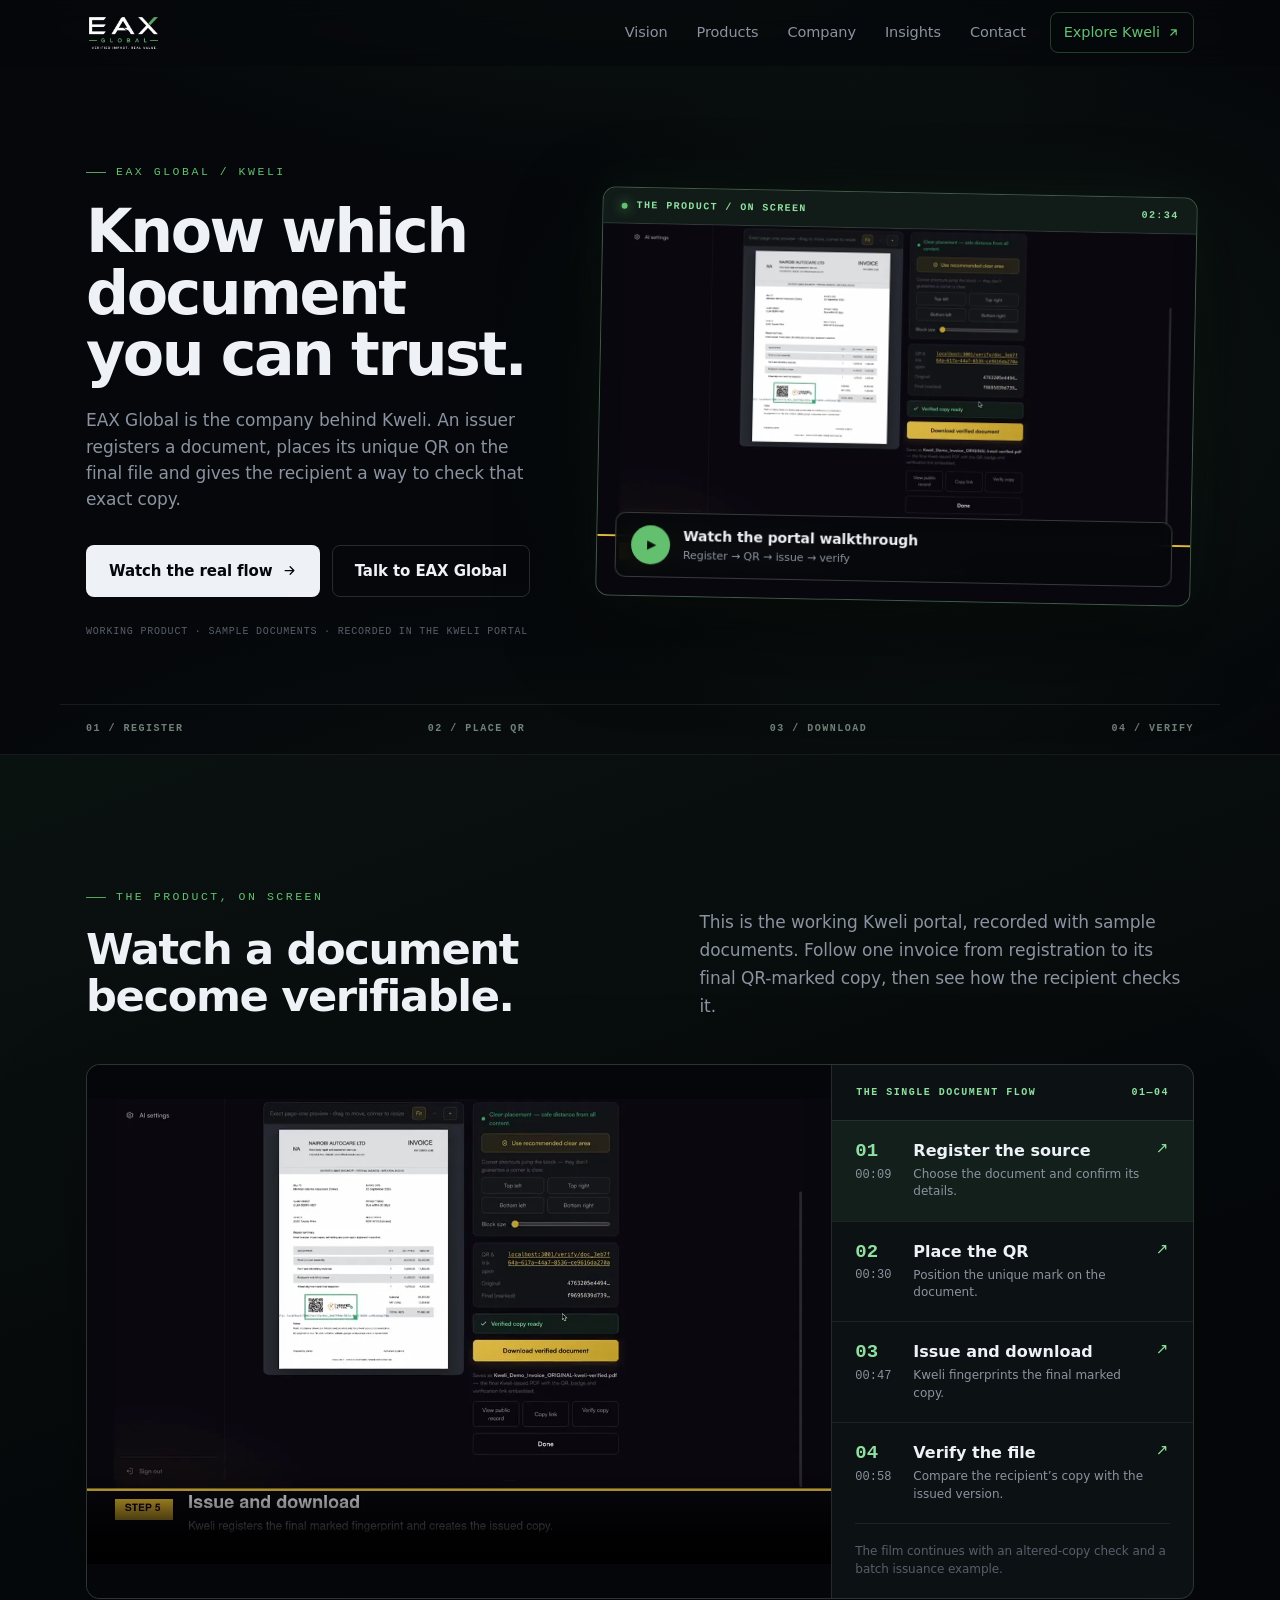
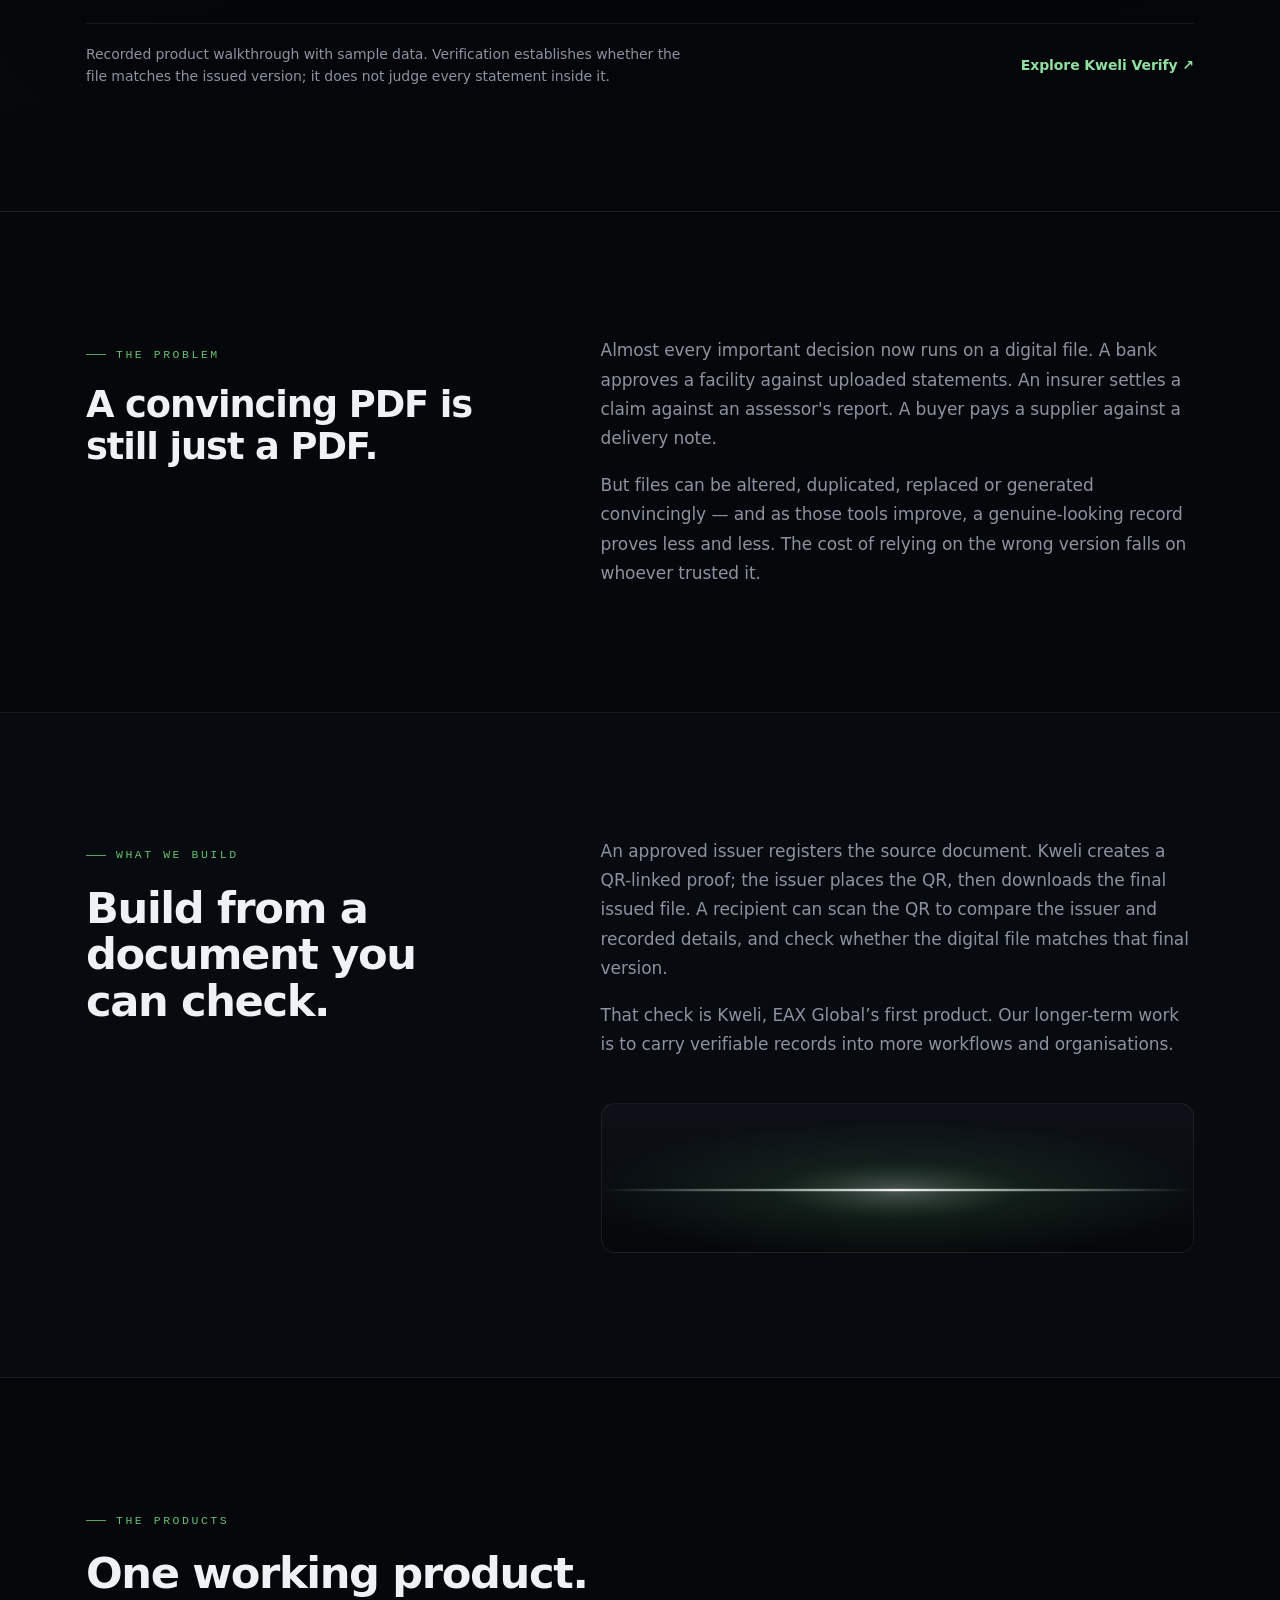
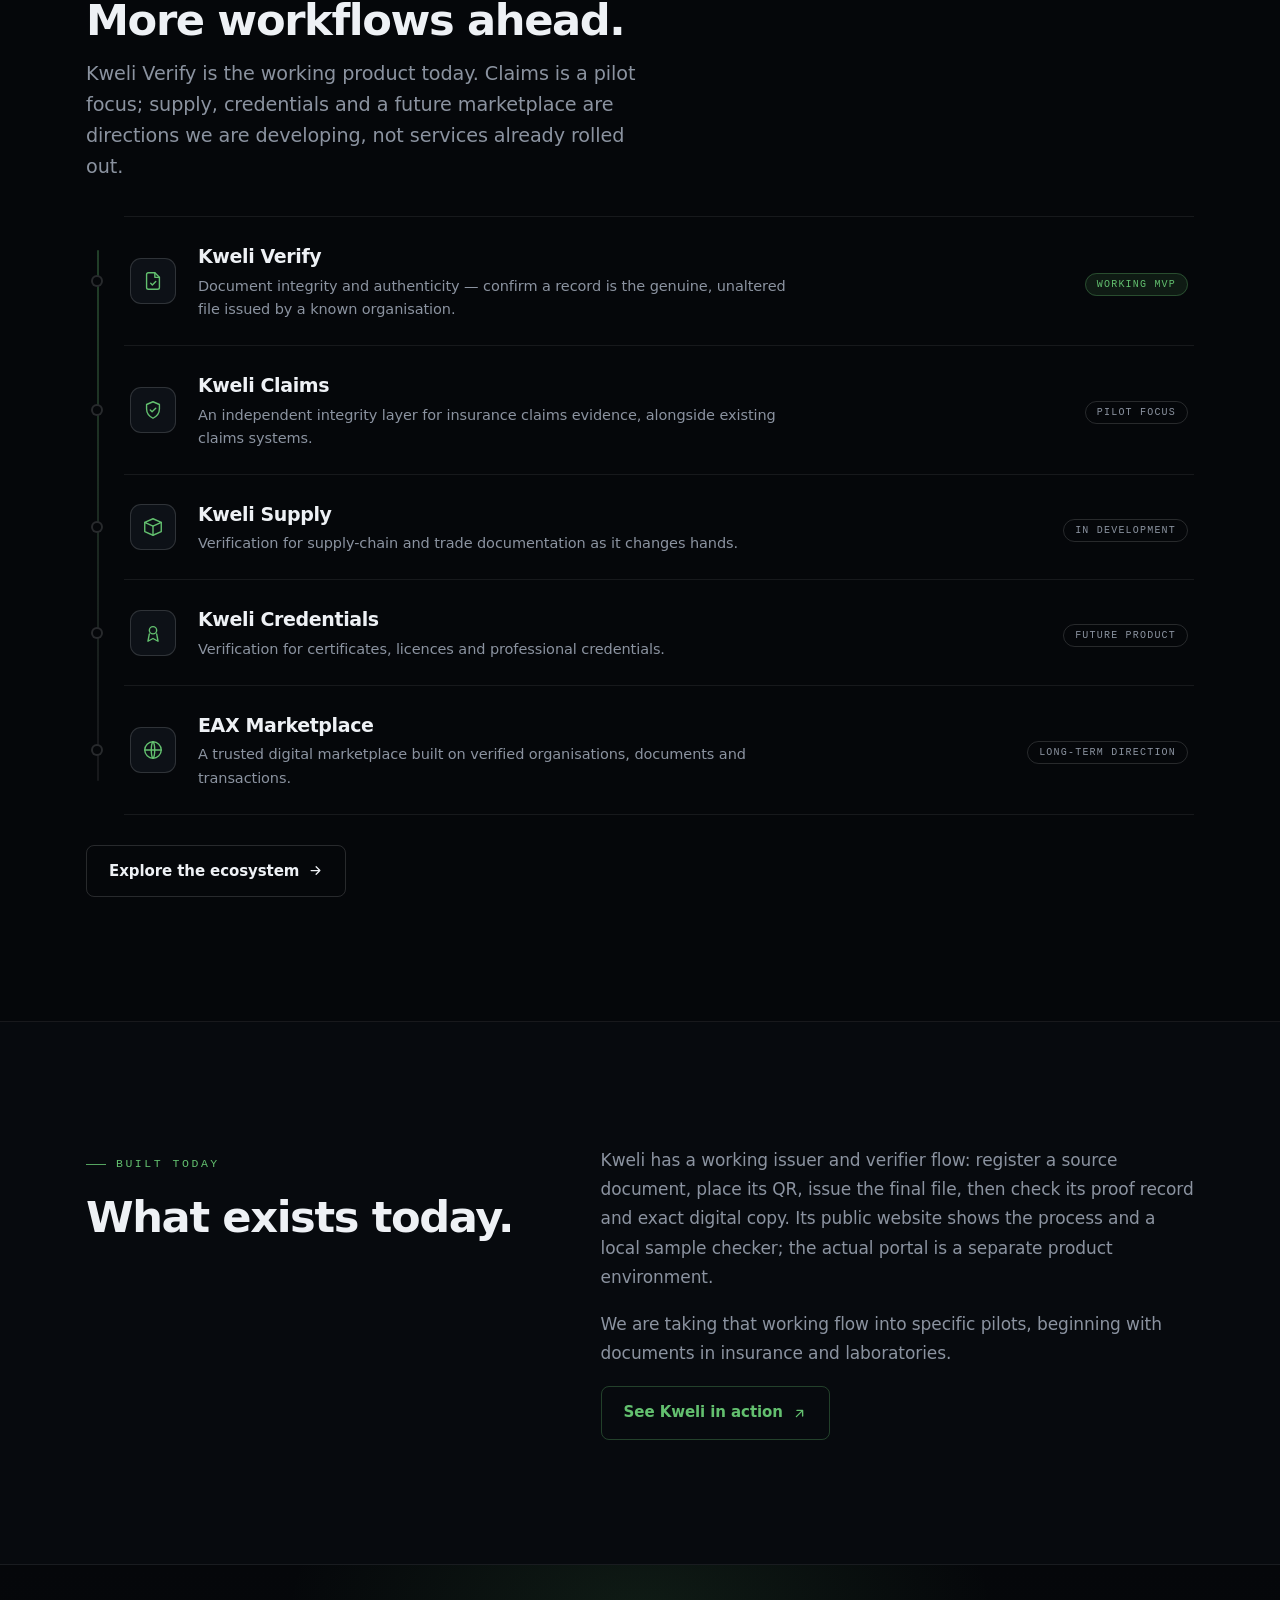
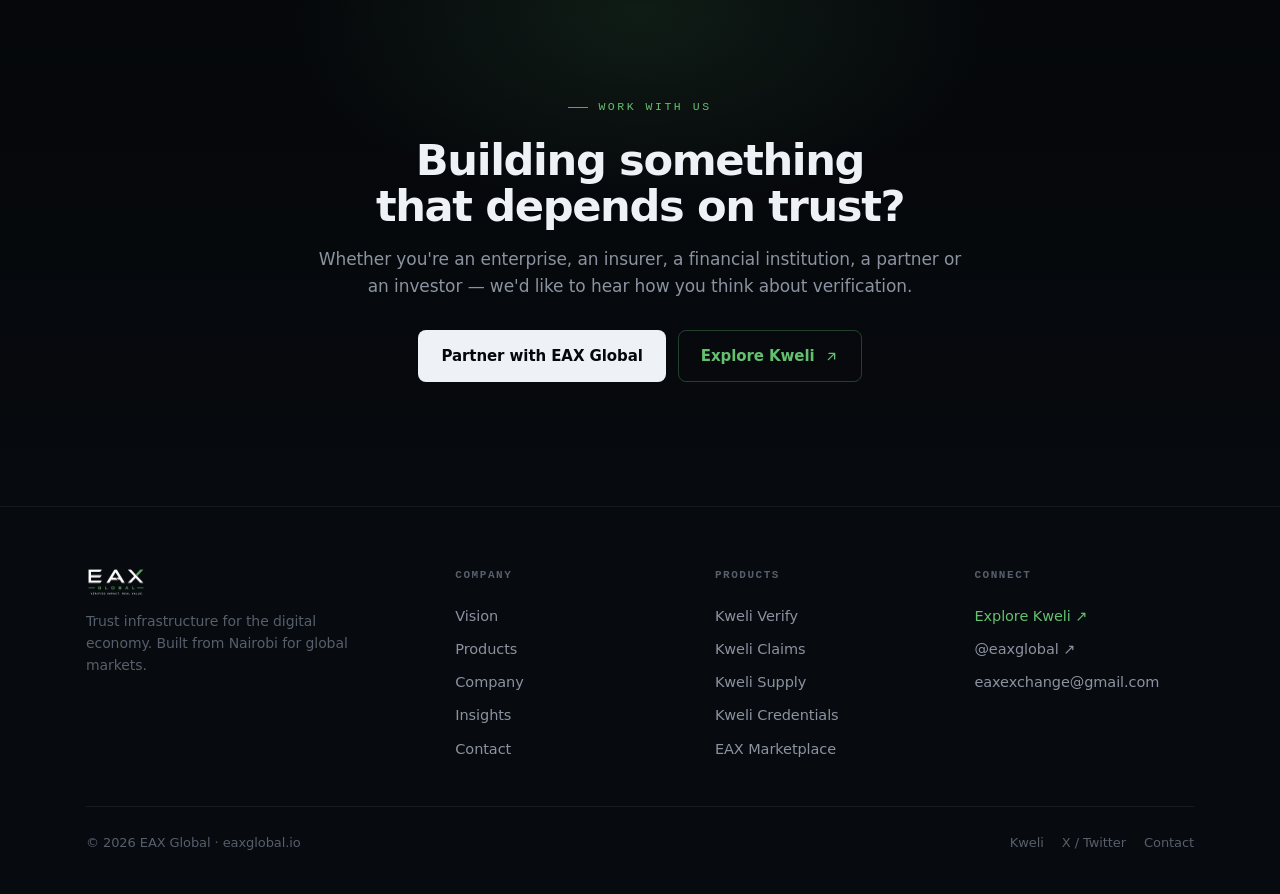
<file: index.html>
<!DOCTYPE html><html lang="en"><head>
<meta charset="UTF-8"><meta name="viewport" content="width=device-width,initial-scale=1.0">
<title>EAX Global — Trust infrastructure for the digital economy</title>
<meta name="description" content="EAX Global is the Nairobi company behind Kweli, a working document verification product. See how an issuer creates a QR-linked proof and a recipient checks the final file.">
<link rel="canonical" href="https://eaxglobal.io/">
<meta name="theme-color" content="#05070a">
<meta property="og:type" content="website"><meta property="og:site_name" content="EAX Global">
<meta property="og:title" content="EAX Global — Trust infrastructure for the digital economy">
<meta property="og:description" content="EAX Global builds Kweli: issuer registration, QR-linked proof and exact-file verification.">
<meta property="og:url" content="https://eaxglobal.io/"><meta property="og:image" content="https://eaxglobal.io/assets/og-image.png">
<meta name="twitter:card" content="summary_large_image"><meta name="twitter:site" content="@eaxglobal">
<link rel="icon" href="assets/favicon.svg" type="image/svg+xml"><link rel="apple-touch-icon" href="assets/apple-touch-icon.png">
<link rel="stylesheet" href="assets/brand.css?v=film2">
<script>(function(){try{if(!matchMedia('(prefers-reduced-motion: reduce)').matches)document.documentElement.classList.add('motion');}catch(e){}})();</script>
</head><body class="home"><header class="nav"><div class="nav__in">
  <a class="brand" href="index.html" aria-label="EAX Global home"><img src="assets/logo.png" alt="EAX Global" width="1061" height="536"></a>
  <button class="nav__toggle" aria-label="Menu" aria-expanded="false"><span></span></button>
  <nav class="nav__links" aria-label="Primary">
    <a href="vision.html">Vision</a><a href="products.html">Products</a>
    <a href="company.html">Company</a><a href="insights.html">Insights</a><a href="contact.html">Contact</a>
    <a class="nav__kweli" href="https://kweli.solutions" target="_blank" rel="noopener">Explore Kweli <svg viewBox="0 0 24 24" fill="none" stroke="currentColor" stroke-width="2.2" stroke-linecap="round" stroke-linejoin="round"><path d="M7 17L17 7M8 7h9v9"/></svg></a>
  </nav></div></header>
<main>
  <section class="hero hero--product">
    <div class="hero__aura" aria-hidden="true"></div>
    <div class="wrap hero__content">
      <div class="hero__copy">
        <div class="eyebrow">EAX Global / Kweli</div>
        <h1>Know which document you can trust.</h1>
        <p class="hero__sub">EAX Global is the company behind Kweli. An issuer registers a document, places its unique QR on the final file and gives the recipient a way to check that exact copy.</p>
        <div class="hero__cta">
          <a class="btn btn--primary" href="#proof" data-play-walkthrough>Watch the real flow <svg viewBox="0 0 24 24" fill="none" stroke="currentColor" stroke-width="2" stroke-linecap="round" stroke-linejoin="round" class="arrow" aria-hidden="true"><path d="M5 12h14M13 6l6 6-6 6"/></svg></a>
          <a class="btn btn--outline" href="contact.html">Talk to EAX Global</a>
        </div>
        <p class="hero__aside">Working product · Sample documents · Recorded in the Kweli portal</p>
      </div>
      <a class="hero__preview" href="#proof" data-play-walkthrough aria-label="Watch the recorded Kweli portal walkthrough">
        <span class="hero__preview-meta"><span><i></i> THE PRODUCT / ON SCREEN</span><span>02:34</span></span>
        <img src="assets/kweli-verify-poster.webp" alt="Actual Kweli portal showing a QR-marked invoice and the verified document download" width="1280" height="800" fetchpriority="high">
        <span class="hero__preview-play"><span class="hero__play-icon" aria-hidden="true">▶</span><span>Watch the portal walkthrough <small>Register → QR → issue → verify</small></span></span>
      </a>
    </div>
    <div class="wrap hero__bottom" aria-hidden="true"><span>01 / REGISTER</span><span>02 / PLACE QR</span><span>03 / DOWNLOAD</span><span>04 / VERIFY</span></div>
  </section>

  <section class="section section--proof" id="proof" aria-labelledby="proof-title">
    <div class="wrap">
      <div class="proof__intro">
        <div><div class="eyebrow">The product, on screen</div><h2 class="title" id="proof-title">Watch a document become verifiable.</h2></div>
        <p>This is the working Kweli portal, recorded with sample documents. Follow one invoice from registration to its final QR-marked copy, then see how the recipient checks it.</p>
      </div>
      <div class="proof__stage">
        <div class="proof__screen"><video id="kweli-film" controls playsinline preload="none" poster="assets/kweli-verify-poster.webp" aria-label="Kweli portal walkthrough: register, place QR, issue and verify a document"><source src="assets/kweli-verify-walkthrough.mp4" type="video/mp4">Your browser does not support video. <a href="assets/kweli-verify-walkthrough.mp4">Open the walkthrough</a>.</video></div>
        <div class="proof__chapters" role="group" aria-label="Jump to a step in the walkthrough">
          <div class="proof__chapters-heading"><span>THE SINGLE DOCUMENT FLOW</span><span>01—04</span></div>
          <button type="button" data-video-time="9" aria-current="step"><span class="proof__chapter-no">01 <small>00:09</small></span><span><strong>Register the source</strong><small>Choose the document and confirm its details.</small></span><span class="proof__chapter-arrow" aria-hidden="true">↗</span></button>
          <button type="button" data-video-time="30" aria-current="false"><span class="proof__chapter-no">02 <small>00:30</small></span><span><strong>Place the QR</strong><small>Position the unique mark on the document.</small></span><span class="proof__chapter-arrow" aria-hidden="true">↗</span></button>
          <button type="button" data-video-time="47" aria-current="false"><span class="proof__chapter-no">03 <small>00:47</small></span><span><strong>Issue and download</strong><small>Kweli fingerprints the final marked copy.</small></span><span class="proof__chapter-arrow" aria-hidden="true">↗</span></button>
          <button type="button" data-video-time="58" aria-current="false"><span class="proof__chapter-no">04 <small>00:58</small></span><span><strong>Verify the file</strong><small>Compare the recipient’s copy with the issued version.</small></span><span class="proof__chapter-arrow" aria-hidden="true">↗</span></button>
          <p class="proof__more">The film continues with an altered-copy check and a batch issuance example.</p>
        </div>
      </div>
      <div class="proof__end"><p>Recorded product walkthrough with sample data. Verification establishes whether the file matches the issued version; it does not judge every statement inside it.</p><a href="https://kweli.solutions/verify" target="_blank" rel="noopener">Explore Kweli Verify ↗</a></div>
    </div>
  </section>

  <section class="section">
    <div class="wrap two-col">
      <div class="reveal"><div class="eyebrow">The problem</div><h2 class="statement">A convincing PDF is still just a PDF.</h2></div>
      <div class="prose reveal">
        <p>Almost every important decision now runs on a digital file. A bank approves a facility against uploaded statements. An insurer settles a claim against an assessor's report. A buyer pays a supplier against a delivery note.</p>
        <p>But files can be altered, duplicated, replaced or generated convincingly — and as those tools improve, a genuine-looking record proves less and less. The cost of relying on the wrong version falls on whoever trusted it.</p>
      </div>
    </div>
  </section>

  <section class="section section--tint">
    <div class="wrap two-col">
      <div class="reveal"><div class="eyebrow">What we build</div><h2 class="title">Build from a document you can check.</h2></div>
      <div class="prose reveal">
        <p>An approved issuer registers the source document. Kweli creates a QR-linked proof; the issuer places the QR, then downloads the final issued file. A recipient can scan the QR to compare the issuer and recorded details, and check whether the digital file matches that final version.</p>
        <p>That check is Kweli, EAX Global’s first product. Our longer-term work is to carry verifiable records into more workflows and organisations.</p>
        <div class="layerband" aria-hidden="true"><svg viewBox="0 0 1200 150" preserveAspectRatio="none"><defs><radialGradient id="lb_h" cx="50%" cy="50%" r="50%"><stop offset="0%" stop-color="#eafff0" stop-opacity=".3"/><stop offset="40%" stop-color="#63c06f" stop-opacity=".1"/><stop offset="100%" stop-color="#63c06f" stop-opacity="0"/></radialGradient><linearGradient id="lb_c" x1="0" y1="0" x2="1" y2="0"><stop offset="0%" stop-color="#dff7e6" stop-opacity="0"/><stop offset="50%" stop-color="#ffffff" stop-opacity=".92"/><stop offset="100%" stop-color="#dff7e6" stop-opacity="0"/></linearGradient></defs><ellipse cx="600" cy="88" rx="640" ry="72" fill="url(#lb_h)"/><rect x="0" y="86" width="1200" height="2.4" fill="url(#lb_c)"/></svg></div>
      </div>
    </div>
  </section>

  <section class="section">
    <div class="wrap">
      <div class="reveal" style="max-width:52ch;margin-bottom:34px"><div class="eyebrow">The products</div><h2 class="title">One working product. More workflows ahead.</h2><p class="lede" style="margin-top:16px">Kweli Verify is the working product today. Claims is a pilot focus; supply, credentials and a future marketplace are directions we are developing, not services already rolled out.</p></div>
      <div class="eco reveal">
        <div class="eco__rail" aria-hidden="true"><span class="eco__energy"></span><span class="eco__pulse"></span></div>
        <div class="prod" style="--i:0"><span class="prod__node" aria-hidden="true"></span><div class="prod__mk"><svg viewBox="0 0 24 24"><path d="M14 3H7a2 2 0 0 0-2 2v14a2 2 0 0 0 2 2h10a2 2 0 0 0 2-2V8z"/><path d="M14 3v5h5"/><path d="M9.5 14.5l1.8 1.8 3.7-3.7"/></svg></div><div class="prod__b"><h3>Kweli Verify</h3><p>Document integrity and authenticity — confirm a record is the genuine, unaltered file issued by a known organisation.</p></div><div class="prod__meta"><span class="stage stage--live">Working MVP</span></div></div>
        <div class="prod" style="--i:1"><span class="prod__node" aria-hidden="true"></span><div class="prod__mk"><svg viewBox="0 0 24 24"><path d="M12 3l7 3v5c0 4.5-3 8-7 10-4-2-7-5.5-7-10V6z"/><path d="M9 12l2 2 4-4"/></svg></div><div class="prod__b"><h3>Kweli Claims</h3><p>An independent integrity layer for insurance claims evidence, alongside existing claims systems.</p></div><div class="prod__meta"><span class="stage">Pilot focus</span></div></div>
        <div class="prod" style="--i:2"><span class="prod__node" aria-hidden="true"></span><div class="prod__mk"><svg viewBox="0 0 24 24"><path d="M3 7l9-4 9 4-9 4-9-4z"/><path d="M3 7v10l9 4 9-4V7"/><path d="M12 11v10"/></svg></div><div class="prod__b"><h3>Kweli Supply</h3><p>Verification for supply-chain and trade documentation as it changes hands.</p></div><div class="prod__meta"><span class="stage">In development</span></div></div>
        <div class="prod" style="--i:3"><span class="prod__node" aria-hidden="true"></span><div class="prod__mk"><svg viewBox="0 0 24 24"><circle cx="12" cy="9" r="4"/><path d="M8 13l-1.5 8L12 18l5.5 3L16 13"/></svg></div><div class="prod__b"><h3>Kweli Credentials</h3><p>Verification for certificates, licences and professional credentials.</p></div><div class="prod__meta"><span class="stage">Future product</span></div></div>
        <div class="prod" style="--i:4"><span class="prod__node" aria-hidden="true"></span><div class="prod__mk"><svg viewBox="0 0 24 24"><circle cx="12" cy="12" r="9"/><path d="M3 12h18M12 3c2.5 2.7 2.5 15.3 0 18M12 3c-2.5 2.7-2.5 15.3 0 18"/></svg></div><div class="prod__b"><h3>EAX Marketplace</h3><p>A trusted digital marketplace built on verified organisations, documents and transactions.</p></div><div class="prod__meta"><span class="stage">Long-term direction</span></div></div>
      </div>
      <div class="reveal" style="margin-top:30px"><a class="btn btn--outline" href="products.html">Explore the ecosystem <svg viewBox="0 0 24 24" fill="none" stroke="currentColor" stroke-width="2" stroke-linecap="round" stroke-linejoin="round" class="arrow"><path d="M5 12h14M13 6l6 6-6 6"/></svg></a></div>
    </div>
  </section>

  <section class="section section--tint">
    <div class="wrap two-col">
      <div class="reveal"><div class="eyebrow">Built today</div><h2 class="title" style="max-width:15ch">What exists today.</h2></div>
      <div class="prose reveal">
        <p>Kweli has a working issuer and verifier flow: register a source document, place its QR, issue the final file, then check its proof record and exact digital copy. Its public website shows the process and a local sample checker; the actual portal is a separate product environment.</p>
        <p>We are taking that working flow into specific pilots, beginning with documents in insurance and laboratories.</p>
        <p><a class="btn btn--kweli" href="https://kweli.solutions" target="_blank" rel="noopener">See Kweli in action <svg viewBox="0 0 24 24" fill="none" stroke="currentColor" stroke-width="2.2" stroke-linecap="round" stroke-linejoin="round"><path d="M7 17L17 7M8 7h9v9"/></svg></a></p>
      </div>
    </div>
  </section>

  <section class="section cta">
    <div class="cta__glow" aria-hidden="true"></div>
    <div class="wrap"><div class="cta__in reveal">
      <div class="eyebrow" style="justify-content:center">Work with us</div>
      <h2 class="title">Building something that depends on trust?</h2>
      <p>Whether you're an enterprise, an insurer, a financial institution, a partner or an investor — we'd like to hear how you think about verification.</p>
      <div class="cta__row"><a class="btn btn--primary" href="contact.html">Partner with EAX Global</a><a class="btn btn--kweli" href="https://kweli.solutions" target="_blank" rel="noopener">Explore Kweli <svg viewBox="0 0 24 24" fill="none" stroke="currentColor" stroke-width="2.2" stroke-linecap="round" stroke-linejoin="round"><path d="M7 17L17 7M8 7h9v9"/></svg></a></div>
    </div></div>
  </section>
</main>

<footer class="footer"><div class="wrap">
  <div class="footer__top">
    <div class="footer__brand"><img src="assets/logo.png" alt="EAX Global"><p>Trust infrastructure for the digital economy. Built from Nairobi for global markets.</p></div>
    <div class="footer__col"><h4>Company</h4><a href="vision.html">Vision</a><a href="products.html">Products</a><a href="company.html">Company</a><a href="insights.html">Insights</a><a href="contact.html">Contact</a></div>
    <div class="footer__col"><h4>Products</h4><a href="products.html#verify">Kweli Verify</a><a href="products.html#claims">Kweli Claims</a><a href="products.html#supply">Kweli Supply</a><a href="products.html#credentials">Kweli Credentials</a><a href="products.html#marketplace">EAX Marketplace</a></div>
    <div class="footer__col"><h4>Connect</h4><a class="kweli" href="https://kweli.solutions" target="_blank" rel="noopener">Explore Kweli ↗</a><a href="https://x.com/eaxglobal" target="_blank" rel="noopener">@eaxglobal ↗</a><a href="mailto:eaxexchange@gmail.com">eaxexchange@gmail.com</a></div>
  </div>
  <div class="footer__btm"><p>© <span data-year>2026</span> EAX Global · eaxglobal.io</p><nav><a href="https://kweli.solutions" target="_blank" rel="noopener">Kweli</a><a href="https://x.com/eaxglobal" target="_blank" rel="noopener">X / Twitter</a><a href="contact.html">Contact</a></nav></div>
</div></footer><script src="assets/brand.js?v=film2" defer></script></body></html>
</file>
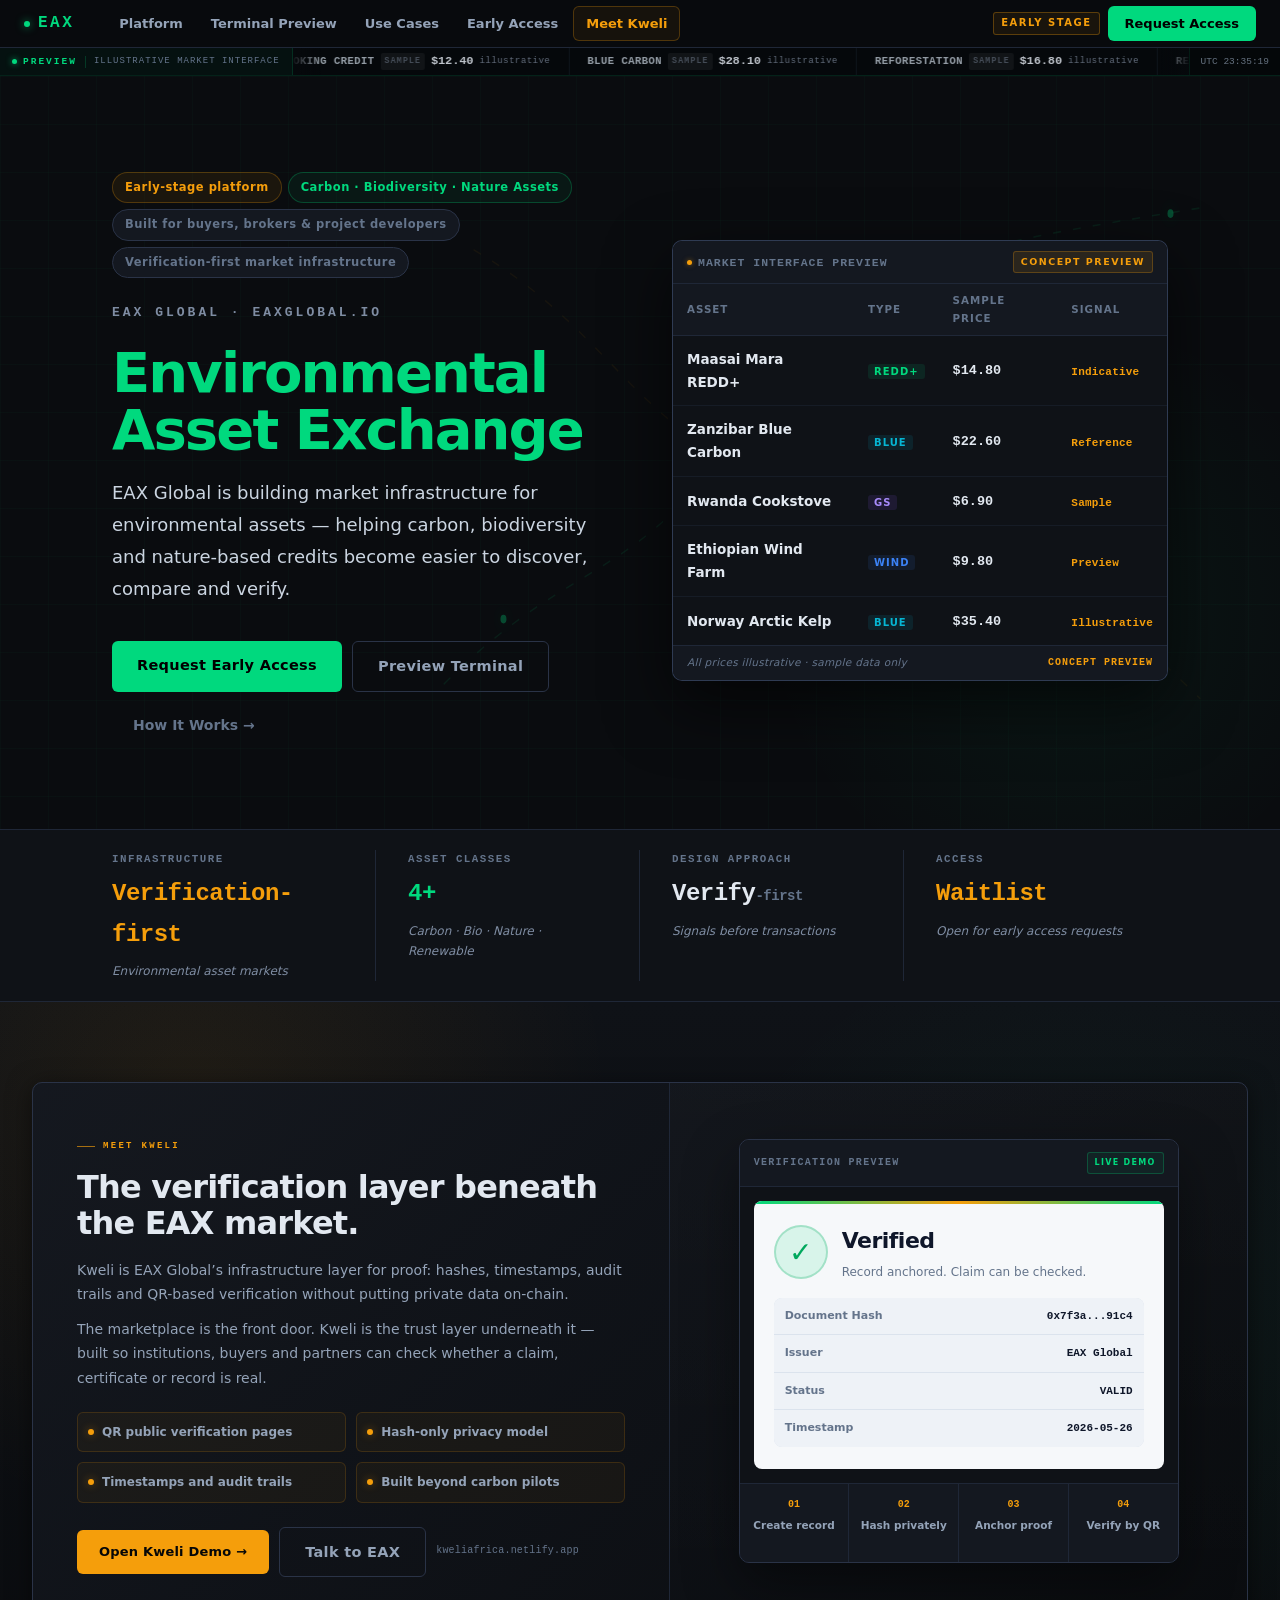
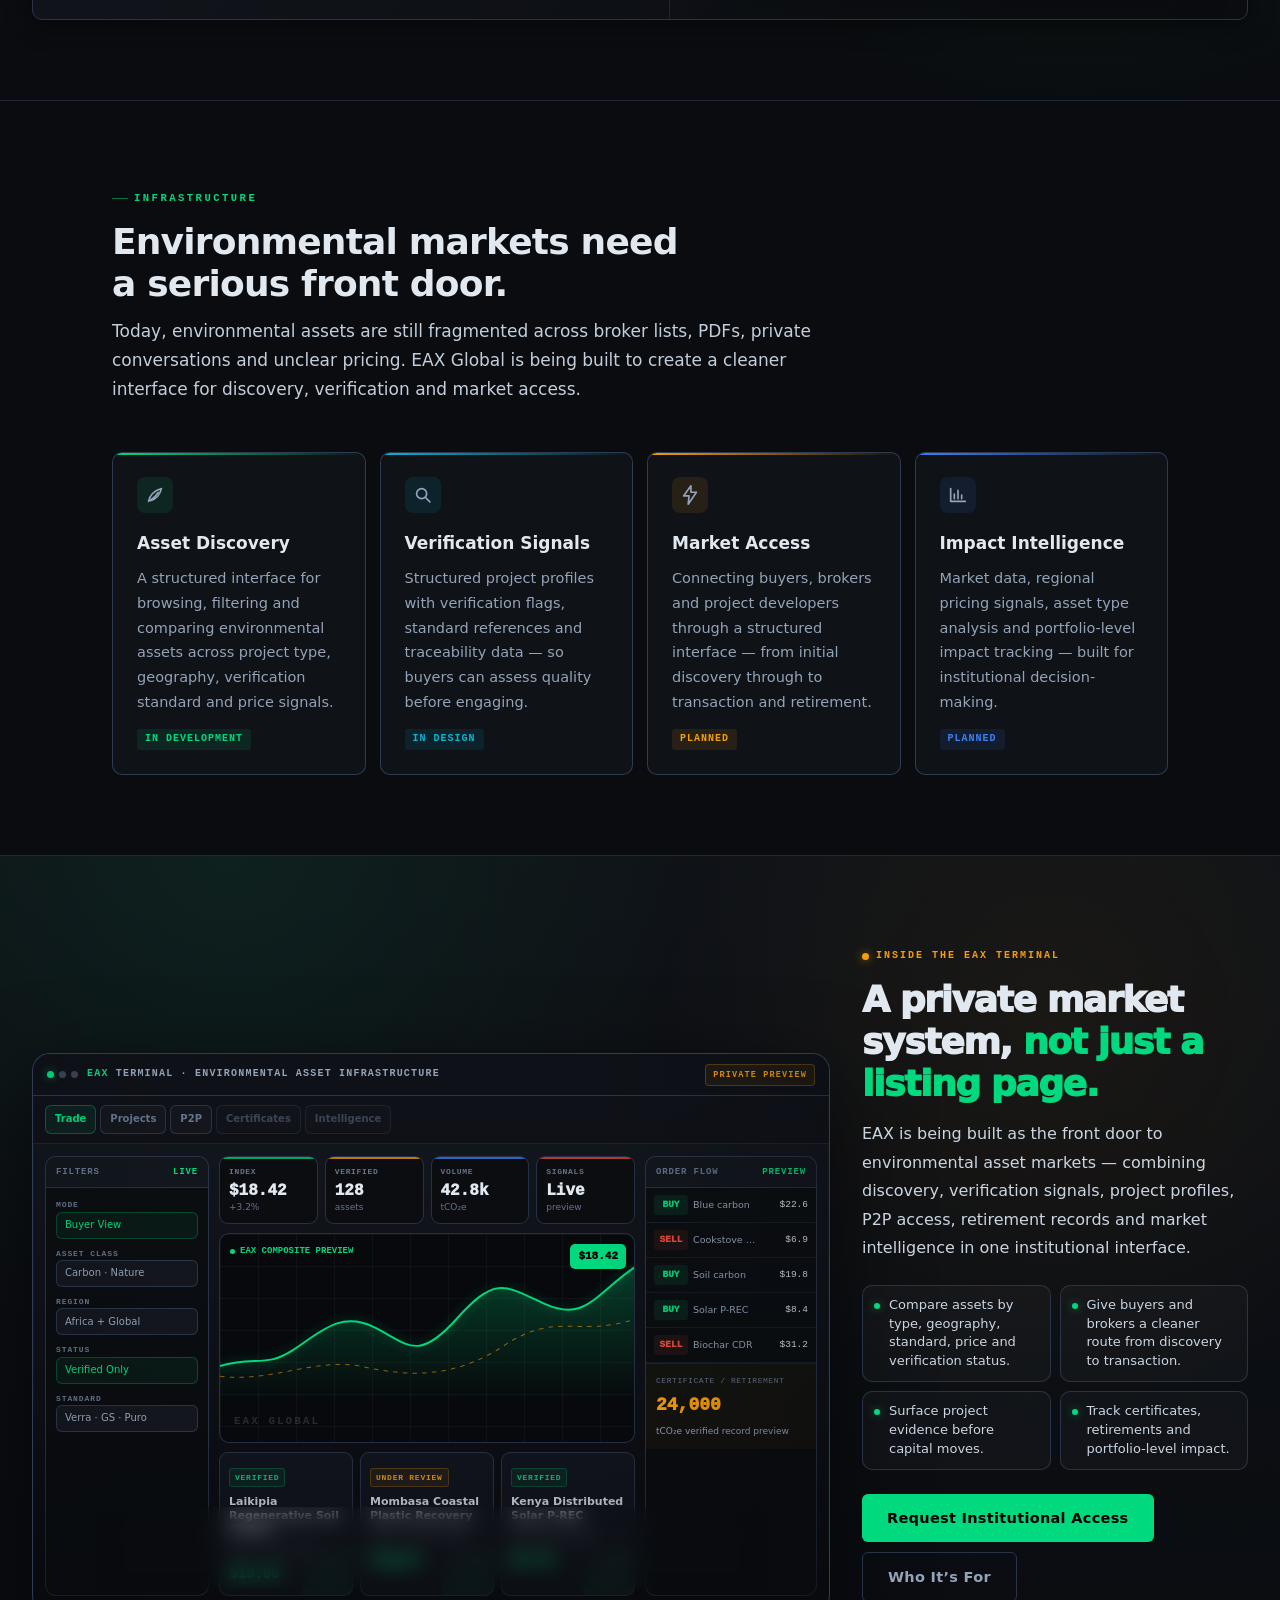
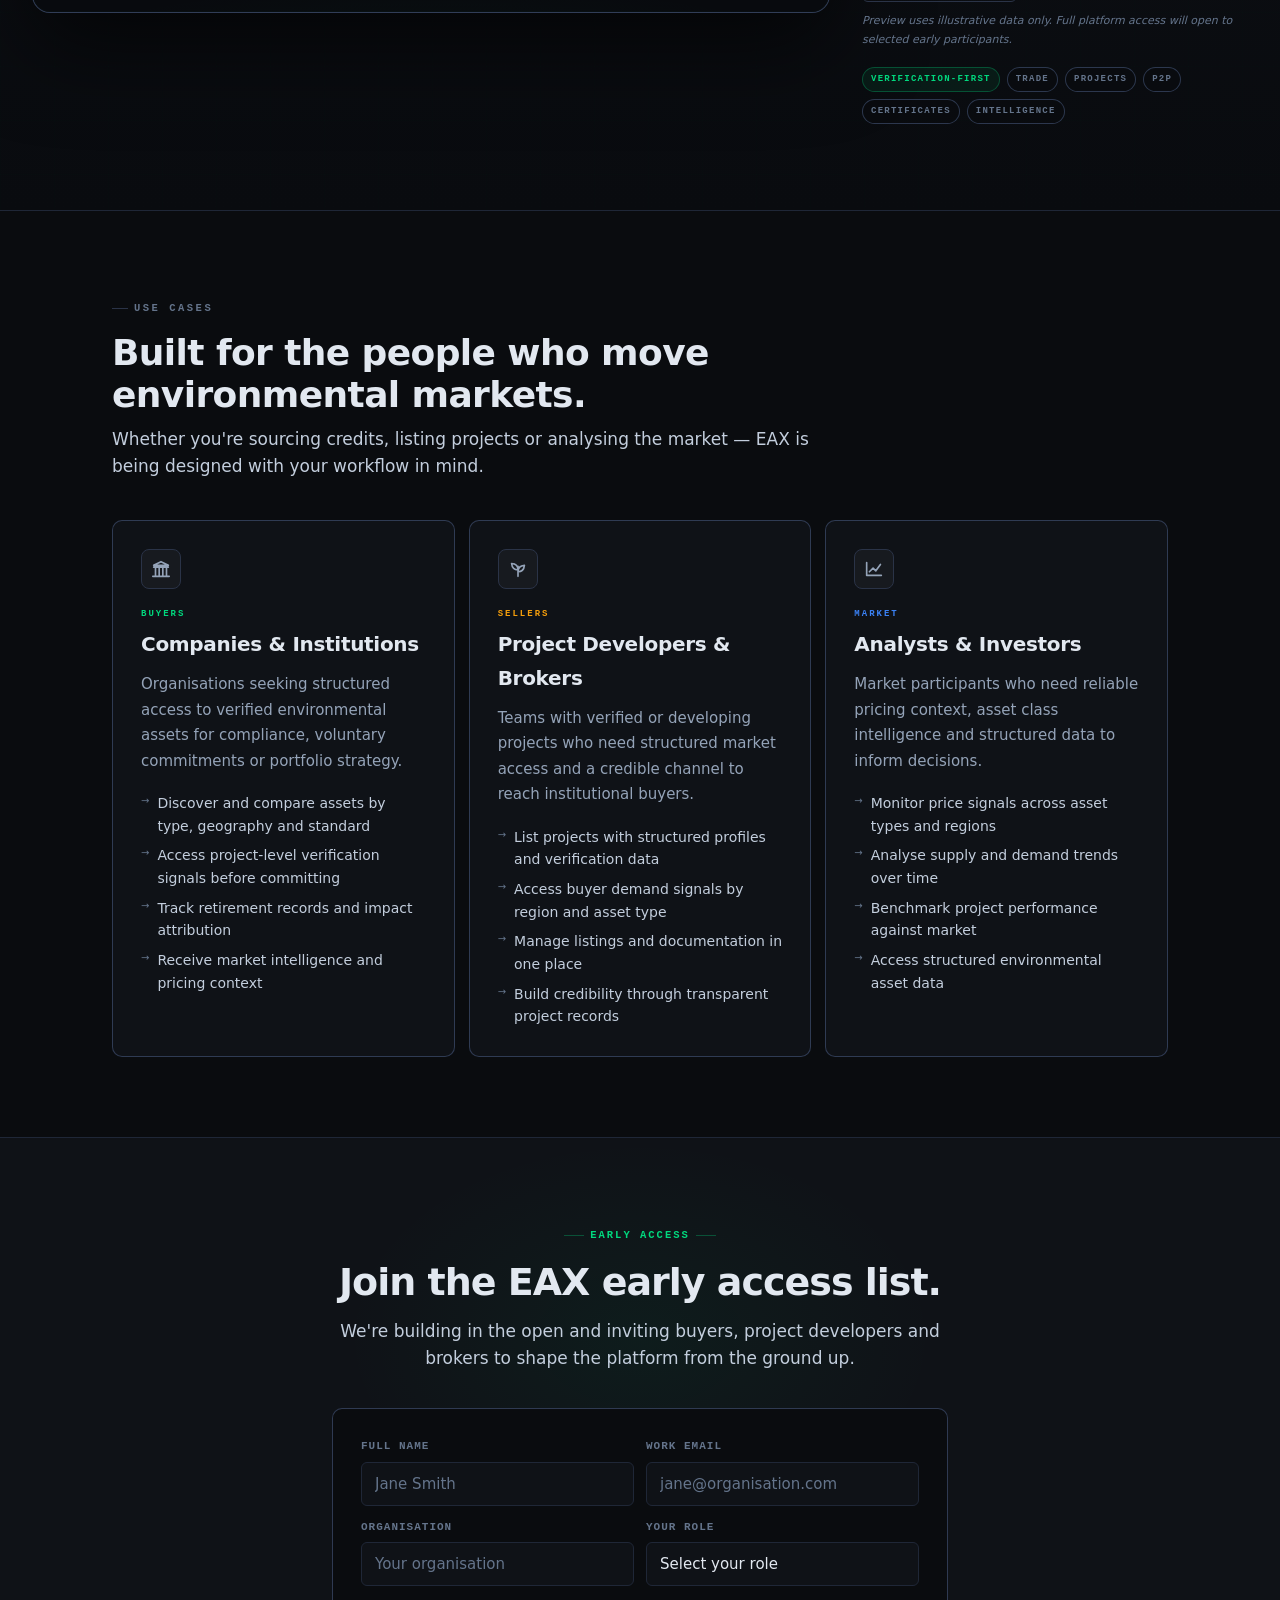
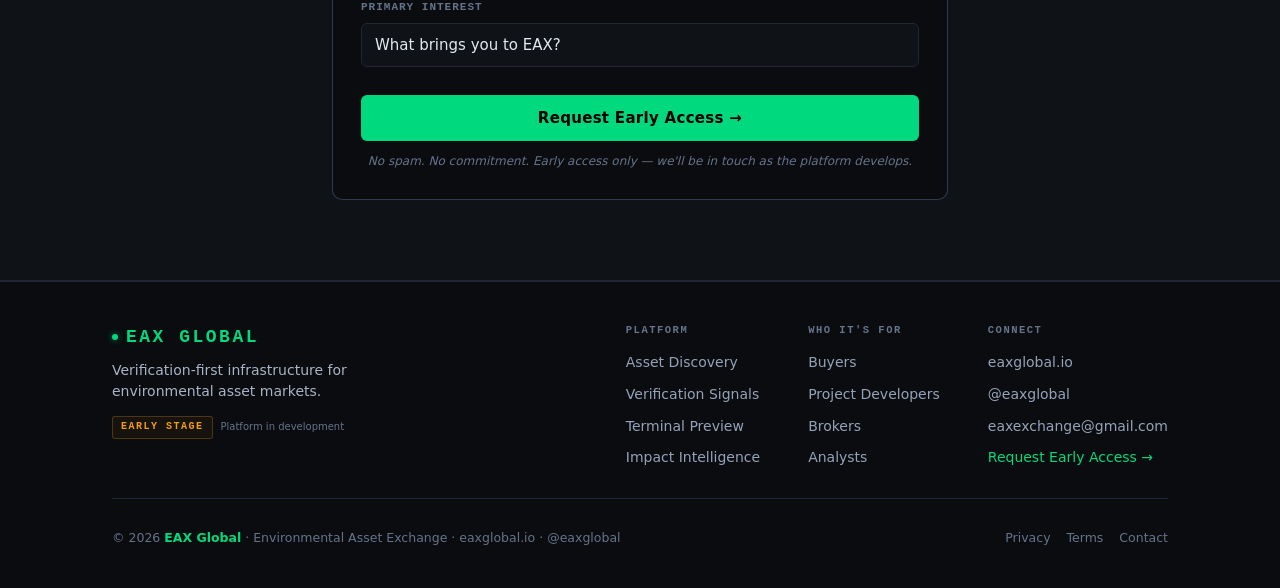
<file: Index.html>
<!DOCTYPE html>
<html lang="en">
<head>
<meta charset="UTF-8">
<meta name="viewport" content="width=device-width,initial-scale=1.0">
<title>EAX Global · Environmental Asset Exchange</title>
<style>
:root{
  --bg:#0a0c0f;
  --bg2:#0f1217;
  --bg3:#141820;
  --bg4:#1a1f2b;
  --bg5:#1e2433;
  --border:#1f2737;
  --border2:#2a3347;
  --text:#e2e8f0;
  --text2:#94a3b8;
  --text3:#64748b;
  --green:#00d97e;
  --green2:#00a85d;
  --green3:rgba(0,217,126,0.1);
  --green4:rgba(0,217,126,0.06);
  --gold:#f59e0b;
  --gold2:rgba(245,158,11,0.15);
  --blue:#3b82f6;
  --blue2:rgba(59,130,246,0.12);
  --cyan:#06b6d4;
  --red:#e74c3c;
  --red3:rgba(231,76,60,0.1);
  --radius:6px;
  --radius2:10px;
  --shadow:0 4px 24px rgba(0,0,0,0.5);
  --mono:'Courier New',monospace;
  --nav-h:48px;
  --ticker-h:28px;
}

*{margin:0;padding:0;box-sizing:border-box}
html{scroll-behavior:smooth}
body{
  background:var(--bg);
  color:var(--text);
  font-family:'Segoe UI',system-ui,-apple-system,sans-serif;
  font-size:14px;
  line-height:1.6;
  overflow-x:hidden;
}
a{text-decoration:none;color:inherit}
button{cursor:pointer;border:none;outline:none;font-family:inherit}
input,select,textarea{outline:none;font-family:inherit}

::-webkit-scrollbar{width:4px;height:4px}
::-webkit-scrollbar-track{background:var(--bg2)}
::-webkit-scrollbar-thumb{background:var(--border2);border-radius:2px}

/* ══ NAV ══════════════════════════════════════════════════════════════════ */
#nav{
  position:fixed;top:0;left:0;right:0;height:var(--nav-h);
  background:rgba(9,11,14,0.98);
  border-bottom:1px solid var(--border);
  display:flex;align-items:center;
  padding:0 24px;gap:0;z-index:1000;
  backdrop-filter:blur(12px);-webkit-backdrop-filter:blur(12px);
}
.nav-logo{
  font-size:16px;font-weight:900;color:var(--green);
  letter-spacing:2.5px;margin-right:32px;
  font-family:var(--mono);white-space:nowrap;
  display:flex;align-items:center;gap:8px;
}
.nav-logo-dot{
  width:6px;height:6px;border-radius:50%;
  background:var(--green);box-shadow:0 0 8px rgba(0,217,126,0.7);
}
.nav-links{display:flex;gap:2px;flex:1}
.nav-btn{
  padding:6px 12px;border-radius:var(--radius);
  background:transparent;color:var(--text2);
  font-size:12px;font-weight:500;
  transition:all 0.15s;white-space:nowrap;
  border:1px solid transparent;
}
.nav-btn:hover{background:var(--bg4);color:var(--text)}
.nav-btn.nav-kweli{color:var(--gold);font-weight:800;border-color:rgba(245,158,11,0.26);background:rgba(245,158,11,0.06)}
.nav-btn.nav-kweli:hover{background:rgba(245,158,11,0.13);border-color:rgba(245,158,11,0.46);color:var(--gold)}
.nav-right{display:flex;align-items:center;gap:8px;margin-left:auto}
.nav-cta{
  padding:6px 16px;background:var(--green);color:#000;
  border-radius:var(--radius);font-size:12px;font-weight:700;
  transition:background 0.18s;white-space:nowrap;
}
.nav-cta:hover{background:var(--green2)}
.nav-tag{
  font-size:9px;font-weight:700;letter-spacing:1.5px;
  color:var(--gold);border:1px solid rgba(245,158,11,0.3);
  padding:2px 7px;border-radius:3px;text-transform:uppercase;
  background:rgba(245,158,11,0.07);
}

/* ══ TICKER ════════════════════════════════════════════════════════════════ */
#ticker-bar{
  position:fixed;top:var(--nav-h);left:0;right:0;z-index:990;
  height:var(--ticker-h);
  background:rgba(6,9,12,0.97);
  border-bottom:1px solid rgba(0,217,126,0.12);
  display:flex;align-items:stretch;overflow:hidden;
  backdrop-filter:blur(10px);
}
#ticker-label{
  display:flex;align-items:center;gap:6px;
  padding:0 12px;border-right:1px solid rgba(0,217,126,0.15);
  background:rgba(0,217,126,0.04);flex-shrink:0;
}
.tl-dot{
  width:5px;height:5px;border-radius:50%;
  background:var(--green);box-shadow:0 0 6px rgba(0,217,126,0.8);
  animation:tlPulse 1.9s ease-in-out infinite;
}
@keyframes tlPulse{0%,100%{opacity:1}50%{opacity:0.25}}
.tl-label{font-size:8px;font-weight:800;letter-spacing:2px;color:var(--green);font-family:var(--mono);text-transform:uppercase}
.tl-sep{width:1px;height:12px;background:rgba(0,217,126,0.2);margin:0 2px}
.tl-sub{font-size:7.5px;letter-spacing:1px;color:var(--text3);font-family:var(--mono);text-transform:uppercase}
#ticker-track{overflow:hidden;flex:1;position:relative}
#ticker-track::before,#ticker-track::after{
  content:'';position:absolute;top:0;bottom:0;width:28px;z-index:2;pointer-events:none;
}
#ticker-track::before{left:0;background:linear-gradient(to right,rgba(6,9,12,0.95),transparent)}
#ticker-track::after{right:0;background:linear-gradient(to left,rgba(6,9,12,0.95),transparent)}
#ticker-belt{display:flex;align-items:center;white-space:nowrap;height:100%;will-change:transform}
.tk{
  display:inline-flex;align-items:center;gap:6px;
  padding:0 18px;border-right:1px solid rgba(31,39,55,0.4);
  font-family:var(--mono);height:100%;flex-shrink:0;
}
.tk-name{font-size:9.5px;color:rgba(148,163,184,0.6);letter-spacing:0.3px;font-weight:600;text-transform:uppercase}
.tk-type{font-size:7px;letter-spacing:1px;font-weight:700;padding:1px 4px;border-radius:2px;background:rgba(255,255,255,0.05);color:rgba(148,163,184,0.4);text-transform:uppercase}
.tk-price{font-weight:700;color:rgba(226,232,240,0.85);font-size:10.5px}
.tk-note{font-size:7.5px;color:rgba(100,116,139,0.55);letter-spacing:0.5px}
.tk-soon{font-size:8.5px;color:var(--gold);font-weight:700;letter-spacing:0.5px}
#ticker-clock{
  display:flex;align-items:center;padding:0 11px;
  border-left:1px solid rgba(0,217,126,0.1);
  font-size:8px;font-family:var(--mono);
  color:rgba(100,116,139,0.5);flex-shrink:0;white-space:nowrap;
  background:rgba(0,0,0,0.15);
}

/* ══ PAGE BODY ════════════════════════════════════════════════════════════ */
#page{margin-top:calc(var(--nav-h) + var(--ticker-h));}

/* ══ SECTION WRAPPER ═══════════════════════════════════════════════════════ */
.section{padding:80px 0}
.section-inner{max-width:1120px;margin:0 auto;padding:0 32px}
.section-inner-wide{max-width:1280px;margin:0 auto;padding:0 32px}

/* Section label */
.sec-eyebrow{
  display:inline-flex;align-items:center;gap:6px;
  font-size:9px;font-weight:800;letter-spacing:2.5px;text-transform:uppercase;
  color:var(--text3);margin-bottom:14px;font-family:var(--mono);
}
.sec-eyebrow::before{content:'';width:16px;height:1px;background:var(--border2)}
.sec-eyebrow.green{color:var(--green)}
.sec-eyebrow.green::before{background:var(--green);opacity:0.5}
.sec-eyebrow.gold{color:var(--gold)}
.sec-eyebrow.gold::before{background:var(--gold);opacity:0.5}

/* ══ HERO ══════════════════════════════════════════════════════════════════ */
#hero{
  position:relative;
  padding:96px 0 80px;
  overflow:hidden;
  background:var(--bg);
  border-bottom:1px solid var(--border);
}
/* Subtle grid texture */
#hero::before{
  content:'';position:absolute;inset:0;
  background-image:
    linear-gradient(rgba(0,217,126,0.025) 1px,transparent 1px),
    linear-gradient(90deg,rgba(0,217,126,0.025) 1px,transparent 1px);
  background-size:48px 48px;
  pointer-events:none;
}
/* Radial glow bottom-right */
#hero::after{
  content:'';position:absolute;
  bottom:-80px;right:-80px;
  width:600px;height:600px;
  background:radial-gradient(circle,rgba(0,217,126,0.06) 0%,transparent 70%);
  pointer-events:none;
}
.hero-inner{
  max-width:1120px;margin:0 auto;padding:0 32px;
  display:grid;grid-template-columns:1fr 1fr;gap:64px;align-items:center;
  position:relative;z-index:1;
}
.hero-left{}
.hero-pills{display:flex;flex-wrap:wrap;gap:6px;margin-bottom:24px}
.hero-pill{
  font-size:10px;font-weight:600;letter-spacing:0.5px;
  padding:4px 10px;border-radius:20px;
  background:var(--bg3);border:1px solid var(--border2);
  color:var(--text3);
  animation:fadeUp 0.6s ease both;
}
.hero-pill:nth-child(1){animation-delay:0.05s}
.hero-pill:nth-child(2){animation-delay:0.1s}
.hero-pill:nth-child(3){animation-delay:0.15s}
.hero-pill:nth-child(4){animation-delay:0.2s}
.hero-pill.green{background:var(--green4);border-color:rgba(0,217,126,0.25);color:var(--green)}
.hero-pill.gold{background:rgba(245,158,11,0.07);border-color:rgba(245,158,11,0.25);color:var(--gold)}

.hero-h1{
  font-size:44px;font-weight:900;line-height:1.1;
  color:var(--text);letter-spacing:-1.5px;
  margin-bottom:8px;
  animation:fadeUp 0.6s ease 0.2s both;
}
.hero-h1 span{color:var(--green)}
.hero-tagline{
  font-size:12px;font-weight:700;letter-spacing:3px;text-transform:uppercase;
  color:var(--text3);margin-bottom:20px;font-family:var(--mono);
  animation:fadeUp 0.6s ease 0.25s both;
}
.hero-sub{
  font-size:15px;line-height:1.7;color:var(--text2);
  max-width:480px;margin-bottom:36px;
  animation:fadeUp 0.6s ease 0.3s both;
}
.hero-btns{
  display:flex;flex-wrap:wrap;gap:10px;
  animation:fadeUp 0.6s ease 0.35s both;
}
.btn-primary{
  padding:11px 24px;background:var(--green);color:#000;
  border-radius:var(--radius);font-size:13px;font-weight:800;
  transition:background 0.18s,box-shadow 0.18s;letter-spacing:0.3px;
}
.btn-primary:hover{background:var(--green2);box-shadow:0 0 0 3px rgba(0,217,126,0.15)}
.btn-outline{
  padding:11px 24px;background:transparent;color:var(--text2);
  border-radius:var(--radius);font-size:13px;font-weight:600;
  border:1px solid var(--border2);
  transition:all 0.18s;letter-spacing:0.3px;
}
.btn-outline:hover{background:var(--bg3);color:var(--text);border-color:var(--border2)}
.btn-ghost{
  padding:11px 20px;background:transparent;color:var(--text3);
  border-radius:var(--radius);font-size:12px;font-weight:600;
  border:1px solid transparent;
  transition:all 0.18s;
}
.btn-ghost:hover{color:var(--text2)}

/* Hero right — dashboard preview panel */
.hero-right{animation:fadeUp 0.7s ease 0.4s both}
.preview-panel{
  background:var(--bg2);border:1px solid var(--border);
  border-radius:var(--radius2);overflow:hidden;
  box-shadow:0 24px 64px rgba(0,0,0,0.6);
}
.preview-panel-header{
  display:flex;align-items:center;justify-content:space-between;
  padding:10px 14px;background:var(--bg3);
  border-bottom:1px solid var(--border);
}
.preview-panel-title{
  font-size:10px;font-weight:700;letter-spacing:1px;
  color:var(--text3);text-transform:uppercase;font-family:var(--mono);
  display:flex;align-items:center;gap:6px;
}
.preview-panel-title::before{
  content:'';width:5px;height:5px;border-radius:50%;
  background:var(--gold);box-shadow:0 0 5px rgba(245,158,11,0.5);
}
.preview-badge{
  font-size:8px;font-weight:700;letter-spacing:1.5px;
  padding:2px 7px;border-radius:3px;text-transform:uppercase;
  background:rgba(245,158,11,0.1);color:var(--gold);border:1px solid rgba(245,158,11,0.25);
}
.preview-table{width:100%;border-collapse:collapse}
.preview-table th{
  font-size:9px;font-weight:700;letter-spacing:1px;
  color:var(--text3);text-transform:uppercase;
  padding:8px 14px;border-bottom:1px solid var(--border);
  text-align:left;background:var(--bg3);
}
.preview-table td{
  padding:10px 14px;border-bottom:1px solid rgba(31,39,55,0.5);
  font-size:12px;
}
.preview-table tr:last-child td{border-bottom:none}
.preview-table tr:hover td{background:rgba(255,255,255,0.015)}
.pt-name{color:var(--text);font-weight:600}
.pt-type{
  font-size:9px;font-weight:700;letter-spacing:1px;
  padding:2px 6px;border-radius:3px;text-transform:uppercase;
}
.pt-type.redd{background:rgba(0,217,126,0.1);color:var(--green)}
.pt-type.blue{background:rgba(6,182,212,0.1);color:var(--cyan)}
.pt-type.solar{background:rgba(245,158,11,0.1);color:var(--gold)}
.pt-type.wind{background:rgba(59,130,246,0.1);color:var(--blue)}
.pt-type.bio{background:rgba(139,92,246,0.12);color:#a78bfa}
.pt-price{font-family:var(--mono);font-weight:700;color:var(--text)}
.pt-status{
  font-size:9px;font-weight:600;letter-spacing:0.5px;
  color:var(--text3);font-style:italic;
}
.pt-chg{font-family:var(--mono);font-size:11px;font-weight:700}
.chg-up{color:var(--green)}
.chg-dn{color:var(--red)}
.preview-footer{
  padding:8px 14px;background:var(--bg3);border-top:1px solid var(--border);
  display:flex;align-items:center;justify-content:space-between;
}
.preview-footer-note{
  font-size:9px;color:var(--text3);font-style:italic;letter-spacing:0.3px;
}
.preview-footer-tag{
  font-size:8.5px;font-weight:700;letter-spacing:1px;
  color:var(--gold);text-transform:uppercase;font-family:var(--mono);
}

/* ══ STATS STRIP ═══════════════════════════════════════════════════════════ */
#stats-strip{
  background:var(--bg2);border-bottom:1px solid var(--border);
  padding:20px 0;
}
.stats-inner{
  max-width:1120px;margin:0 auto;padding:0 32px;
  display:grid;grid-template-columns:repeat(4,1fr);gap:0;
}
.stat-block{
  padding:0 32px;border-right:1px solid var(--border);
  display:flex;flex-direction:column;gap:4px;
}
.stat-block:first-child{padding-left:0}
.stat-block:last-child{border-right:none}
.stat-label{font-size:9px;font-weight:700;letter-spacing:1.5px;color:var(--text3);text-transform:uppercase;font-family:var(--mono)}
.stat-val{font-size:22px;font-weight:900;color:var(--text);letter-spacing:-0.5px;font-family:var(--mono)}
.stat-val.green{color:var(--green)}
.stat-val.gold{color:var(--gold)}
.stat-sub{font-size:10px;color:var(--text3);font-style:italic}


/* ══ KWELI TEASER ════════════════════════════════════════════════════════ */
#kweli{
  background:linear-gradient(180deg,var(--bg2),var(--bg));
  border-bottom:1px solid var(--border);
  position:relative;
  overflow:hidden;
}
#kweli::before{
  content:'';position:absolute;inset:0;
  background:
    radial-gradient(circle at 15% 15%,rgba(245,158,11,0.08),transparent 34%),
    radial-gradient(circle at 84% 48%,rgba(0,217,126,0.055),transparent 36%);
  pointer-events:none;
}
.kweli-shell{
  position:relative;z-index:1;
  background:linear-gradient(135deg,rgba(20,24,32,0.92),rgba(10,12,15,0.96));
  border:1px solid var(--border2);
  border-radius:var(--radius2);
  box-shadow:var(--shadow);
  overflow:hidden;
  display:grid;
  grid-template-columns:1.05fr .95fr;
  min-height:430px;
}
.kweli-copy{padding:46px 44px 42px;border-right:1px solid var(--border)}
.kweli-kicker{
  display:inline-flex;align-items:center;gap:8px;
  font-family:var(--mono);font-size:9px;font-weight:800;letter-spacing:2.3px;text-transform:uppercase;
  color:var(--gold);margin-bottom:16px;
}
.kweli-kicker::before{content:'';width:18px;height:1px;background:var(--gold);opacity:.65}
.kweli-h{font-size:32px;line-height:1.12;letter-spacing:-.8px;font-weight:900;color:var(--text);max-width:590px;margin-bottom:16px}
.kweli-h span{color:var(--gold)}
.kweli-body{font-size:14px;line-height:1.75;color:var(--text2);max-width:610px;margin-bottom:10px}
.kweli-body strong{color:var(--text);font-weight:800}
.kweli-points{display:grid;grid-template-columns:repeat(2,minmax(0,1fr));gap:10px;margin:22px 0 24px;max-width:590px}
.kweli-point{
  display:flex;align-items:center;gap:8px;
  padding:9px 10px;border:1px solid rgba(245,158,11,0.16);border-radius:var(--radius);
  background:rgba(245,158,11,0.045);color:var(--text2);font-size:12px;font-weight:600;
}
.kweli-point::before{content:'';width:6px;height:6px;border-radius:50%;background:var(--gold);box-shadow:0 0 8px rgba(245,158,11,.45);flex-shrink:0}
.kweli-actions{display:flex;align-items:center;gap:10px;flex-wrap:wrap}
.btn-gold{
  padding:11px 22px;background:var(--gold);color:#060708;border-radius:var(--radius);
  font-size:13px;font-weight:900;letter-spacing:.2px;transition:all .18s;
}
.btn-gold:hover{filter:brightness(1.06);box-shadow:0 0 0 3px rgba(245,158,11,.16)}
.kweli-note{font-family:var(--mono);font-size:10px;color:var(--text3);letter-spacing:.2px}
.kweli-card-wrap{padding:34px;display:flex;align-items:center;justify-content:center;background:linear-gradient(180deg,rgba(255,255,255,0.015),rgba(255,255,255,0))}
.kweli-card{
  width:100%;max-width:440px;background:var(--bg2);border:1px solid var(--border2);border-radius:var(--radius2);
  overflow:hidden;box-shadow:0 22px 55px rgba(0,0,0,.42);
}
.kweli-card-top{display:flex;align-items:center;justify-content:space-between;padding:12px 14px;background:var(--bg3);border-bottom:1px solid var(--border)}
.kweli-card-title{font-family:var(--mono);font-size:10px;font-weight:800;letter-spacing:1.3px;color:var(--text3);text-transform:uppercase}
.kweli-live{font-size:8px;font-weight:900;letter-spacing:1.3px;text-transform:uppercase;color:var(--green);border:1px solid rgba(0,217,126,.25);background:rgba(0,217,126,.06);padding:3px 7px;border-radius:3px}
.kweli-screen{margin:14px;background:#f6f8fa;color:#0f172a;border-radius:8px;padding:22px 20px;position:relative;overflow:hidden}
.kweli-screen::before{content:'';position:absolute;left:0;right:0;top:0;height:3px;background:linear-gradient(90deg,var(--green),var(--gold),var(--green))}
.kweli-verified{display:flex;align-items:center;gap:14px;margin-bottom:16px;text-align:left}
.kweli-check{width:54px;height:54px;border-radius:50%;display:grid;place-items:center;background:rgba(0,217,126,.12);border:2px solid rgba(0,168,93,.25);font-size:28px;font-weight:900;color:var(--green2);flex-shrink:0}
.kweli-v-title{font-size:22px;font-weight:900;letter-spacing:-.5px;color:#0f172a}
.kweli-v-sub{font-size:12px;color:#64748b;margin-top:2px}
.kweli-proof{display:grid;gap:1px;background:#dbe3ed;border-radius:8px;overflow:hidden}
.kweli-row{display:flex;justify-content:space-between;gap:16px;background:#eef2f7;padding:9px 11px;font-size:11px}
.kweli-row span:first-child{color:#64748b;font-weight:700}
.kweli-row span:last-child{font-family:var(--mono);font-weight:800;color:#0f172a;white-space:nowrap}
.kweli-flow{display:grid;grid-template-columns:repeat(4,1fr);gap:1px;background:var(--border);border-top:1px solid var(--border)}
.kweli-flow-step{background:var(--bg3);padding:13px 8px;text-align:center;min-height:78px}
.kweli-flow-num{font-family:var(--mono);font-size:10px;font-weight:900;color:var(--gold);margin-bottom:6px}
.kweli-flow-label{font-size:10.5px;line-height:1.3;color:var(--text2);font-weight:700}
@media(max-width:900px){.kweli-shell{grid-template-columns:1fr}.kweli-copy{border-right:none;border-bottom:1px solid var(--border);padding:34px 24px}.kweli-h{font-size:28px}.kweli-card-wrap{padding:24px}.kweli-points{grid-template-columns:1fr}.kweli-flow{grid-template-columns:repeat(2,1fr)}}

/* ══ INFRASTRUCTURE ════════════════════════════════════════════════════════ */
#infra{background:var(--bg);border-bottom:1px solid var(--border)}
.infra-header{margin-bottom:48px}
.infra-h{font-size:30px;font-weight:800;color:var(--text);letter-spacing:-0.8px;margin-bottom:12px;line-height:1.2}
.infra-sub{font-size:15px;color:var(--text2);max-width:600px;line-height:1.7}
.infra-grid{display:grid;grid-template-columns:repeat(4,1fr);gap:14px}
.infra-card{
  background:var(--bg2);border:1px solid var(--border);
  border-radius:var(--radius2);padding:24px;
  transition:border-color 0.2s,background 0.2s;
  position:relative;overflow:hidden;
}
.infra-card::before{
  content:'';position:absolute;top:0;left:0;right:0;height:2px;
  background:transparent;transition:background 0.2s;
}
.infra-card:hover{background:var(--bg3);border-color:var(--border2)}
.infra-card.c-green::before{background:linear-gradient(90deg,var(--green),transparent)}
.infra-card.c-cyan::before{background:linear-gradient(90deg,var(--cyan),transparent)}
.infra-card.c-gold::before{background:linear-gradient(90deg,var(--gold),transparent)}
.infra-card.c-blue::before{background:linear-gradient(90deg,var(--blue),transparent)}
.infra-icon{
  width:36px;height:36px;border-radius:8px;
  display:flex;align-items:center;justify-content:center;
  font-size:18px;margin-bottom:16px;
}
.ic-green{background:rgba(0,217,126,0.1)}
.ic-cyan{background:rgba(6,182,212,0.1)}
.ic-gold{background:rgba(245,158,11,0.1)}
.ic-blue{background:rgba(59,130,246,0.1)}
.infra-title{font-size:14px;font-weight:700;color:var(--text);margin-bottom:8px}
.infra-desc{font-size:12px;color:var(--text2);line-height:1.6}
.infra-tag{
  display:inline-block;margin-top:14px;
  font-size:9px;font-weight:700;letter-spacing:1px;
  padding:2px 8px;border-radius:3px;text-transform:uppercase;
  font-family:var(--mono);
}
.it-green{background:var(--green3);color:var(--green)}
.it-cyan{background:rgba(6,182,212,0.1);color:var(--cyan)}
.it-gold{background:rgba(245,158,11,0.1);color:var(--gold)}
.it-blue{background:rgba(59,130,246,0.1);color:var(--blue)}

/* ══ MARKET PREVIEW ════════════════════════════════════════════════════════ */
#market{background:var(--bg2);border-bottom:1px solid var(--border)}
.market-layout{display:grid;grid-template-columns:1fr 380px;gap:24px;align-items:start}
.market-left{}
.market-panel{
  background:var(--bg);border:1px solid var(--border);
  border-radius:var(--radius2);overflow:hidden;
}
.market-panel-header{
  display:flex;align-items:center;justify-content:space-between;
  padding:12px 16px;background:var(--bg3);border-bottom:1px solid var(--border);
}
.mph-title{
  font-size:11px;font-weight:700;letter-spacing:1px;
  color:var(--text2);text-transform:uppercase;font-family:var(--mono);
  display:flex;align-items:center;gap:8px;
}
.mph-title::before{content:'';width:6px;height:6px;border-radius:50%;background:var(--gold)}
.mph-badge{
  font-size:8px;font-weight:700;letter-spacing:1.5px;
  padding:2px 8px;border-radius:3px;
  background:rgba(245,158,11,0.1);color:var(--gold);
  border:1px solid rgba(245,158,11,0.2);text-transform:uppercase;
}
.market-table{width:100%;border-collapse:collapse}
.market-table th{
  font-size:9px;font-weight:700;letter-spacing:1px;color:var(--text3);
  text-transform:uppercase;padding:8px 16px;
  border-bottom:1px solid var(--border);background:var(--bg3);text-align:left;
}
.market-table td{
  padding:12px 16px;border-bottom:1px solid rgba(31,39,55,0.4);font-size:12px;
}
.market-table tr:last-child td{border-bottom:none}
.market-table tr:hover td{background:rgba(255,255,255,0.015)}
.mt-flag{font-size:14px}
.mt-name{color:var(--text);font-weight:600;line-height:1.3}
.mt-sample{font-size:10px;color:var(--text3);font-style:italic;display:block;margin-top:1px}
.mt-price{font-family:var(--mono);font-weight:700;color:var(--text);font-size:13px}
.mt-note{font-size:9px;color:var(--text3);font-style:italic;display:block;margin-top:1px}
.mt-chg{font-family:var(--mono);font-size:11px;font-weight:700}
.mt-action{
  padding:4px 12px;background:var(--green3);color:var(--green);
  border-radius:var(--radius);font-size:10px;font-weight:700;
  border:1px solid rgba(0,217,126,0.2);cursor:default;letter-spacing:0.3px;
  white-space:nowrap;
}
.market-footer{
  padding:10px 16px;background:var(--bg3);border-top:1px solid var(--border);
  display:flex;align-items:center;justify-content:space-between;
}
.mf-note{font-size:10px;color:var(--text3);font-style:italic}
.mf-link{
  font-size:10px;color:var(--green);font-weight:600;cursor:pointer;
  display:flex;align-items:center;gap:4px;
}
.mf-link:hover{color:var(--green2)}

/* Market right card */
.market-side{
  background:var(--bg);border:1px solid var(--border);
  border-radius:var(--radius2);padding:24px;
  position:sticky;top:calc(var(--nav-h) + var(--ticker-h) + 20px);
}
.ms-eyebrow{
  font-size:9px;font-weight:700;letter-spacing:2px;
  color:var(--text3);text-transform:uppercase;font-family:var(--mono);
  margin-bottom:12px;display:flex;align-items:center;gap:6px;
}
.ms-eyebrow::before{content:'';width:12px;height:1px;background:var(--border2)}
.ms-h{font-size:18px;font-weight:800;color:var(--text);letter-spacing:-0.5px;margin-bottom:12px;line-height:1.3}
.ms-body{font-size:12px;color:var(--text2);line-height:1.7;margin-bottom:20px}
.ms-features{display:flex;flex-direction:column;gap:10px;margin-bottom:20px}
.ms-feat{display:flex;align-items:flex-start;gap:10px;font-size:12px;color:var(--text2)}
.ms-feat-dot{
  width:5px;height:5px;border-radius:50%;
  background:var(--green);flex-shrink:0;margin-top:5px;
}
.ms-cta{
  width:100%;padding:10px;background:var(--green);color:#000;
  border-radius:var(--radius);font-size:12px;font-weight:800;
  transition:background 0.18s;
}
.ms-cta:hover{background:var(--green2)}
.ms-cta-note{text-align:center;font-size:10px;color:var(--text3);margin-top:8px;font-style:italic}

/* ══ USE CASES ══════════════════════════════════════════════════════════════ */
#usecases{background:var(--bg);border-bottom:1px solid var(--border)}
.uc-header{margin-bottom:40px}
.uc-h{font-size:28px;font-weight:800;color:var(--text);letter-spacing:-0.6px;margin-bottom:10px}
.uc-sub{font-size:14px;color:var(--text2);max-width:520px;line-height:1.6}
.uc-grid{display:grid;grid-template-columns:repeat(3,1fr);gap:14px}
.uc-card{
  background:var(--bg2);border:1px solid var(--border);
  border-radius:var(--radius2);padding:28px;
  position:relative;overflow:hidden;
}
.uc-card::after{
  content:'';position:absolute;bottom:0;left:0;right:0;height:1px;
  opacity:0;transition:opacity 0.2s;
}
.uc-card:hover::after{opacity:1}
.uc-card.c1::after{background:var(--green)}
.uc-card.c2::after{background:var(--gold)}
.uc-card.c3::after{background:var(--blue)}
.uc-card:hover{background:var(--bg3)}
.uc-ico{font-size:28px;margin-bottom:16px;display:block}
.uc-role{
  font-size:9px;font-weight:700;letter-spacing:2px;text-transform:uppercase;
  font-family:var(--mono);margin-bottom:6px;
}
.uc-card.c1 .uc-role{color:var(--green)}
.uc-card.c2 .uc-role{color:var(--gold)}
.uc-card.c3 .uc-role{color:var(--blue)}
.uc-title{font-size:16px;font-weight:800;color:var(--text);margin-bottom:10px;letter-spacing:-0.3px}
.uc-body{font-size:12px;color:var(--text2);line-height:1.7;margin-bottom:18px}
.uc-list{list-style:none;display:flex;flex-direction:column;gap:7px}
.uc-list li{
  font-size:11px;color:var(--text2);
  display:flex;align-items:flex-start;gap:8px;line-height:1.5;
}
.uc-list li::before{
  content:'→';color:var(--text3);flex-shrink:0;font-size:10px;margin-top:1px;
}

/* ══ WAITLIST ═══════════════════════════════════════════════════════════════ */
#waitlist{
  background:var(--bg2);border-bottom:1px solid var(--border);
  position:relative;overflow:hidden;
}
#waitlist::before{
  content:'';position:absolute;top:0;left:50%;transform:translateX(-50%);
  width:600px;height:400px;
  background:radial-gradient(ellipse,rgba(0,217,126,0.05) 0%,transparent 70%);
  pointer-events:none;
}
.waitlist-inner{
  max-width:680px;margin:0 auto;padding:0 32px;
  text-align:center;position:relative;z-index:1;
}
.wl-eyebrow{
  display:inline-flex;align-items:center;gap:6px;margin-bottom:16px;
  font-size:9px;font-weight:700;letter-spacing:2px;text-transform:uppercase;
  color:var(--green);font-family:var(--mono);
}
.wl-eyebrow::before,.wl-eyebrow::after{content:'';width:20px;height:1px;background:rgba(0,217,126,0.3)}
.wl-h{font-size:32px;font-weight:900;color:var(--text);letter-spacing:-1px;margin-bottom:12px;line-height:1.2}
.wl-sub{font-size:14px;color:var(--text2);margin-bottom:36px;line-height:1.6}
.wl-form-wrap{
  background:var(--bg);border:1px solid var(--border);
  border-radius:var(--radius2);padding:28px;text-align:left;
}
.wl-row{display:grid;grid-template-columns:1fr 1fr;gap:12px;margin-bottom:12px}
.wl-field{display:flex;flex-direction:column;gap:6px}
.wl-field.full{grid-column:1/-1}
.wl-label{font-size:10px;font-weight:700;letter-spacing:1px;color:var(--text3);text-transform:uppercase;font-family:var(--mono)}
.wl-input{
  padding:9px 12px;background:var(--bg2);border:1px solid var(--border);
  color:var(--text);border-radius:var(--radius);font-size:13px;
  transition:border-color 0.15s;
}
.wl-input:focus{border-color:rgba(0,217,126,0.4)}
.wl-input::placeholder{color:var(--text3)}
.wl-select{
  padding:9px 12px;background:var(--bg2);border:1px solid var(--border);
  color:var(--text);border-radius:var(--radius);font-size:13px;
  appearance:none;cursor:pointer;transition:border-color 0.15s;
}
.wl-select:focus{border-color:rgba(0,217,126,0.4)}
.wl-select option{background:var(--bg3)}
.wl-submit{
  width:100%;margin-top:16px;padding:12px;
  background:var(--green);color:#000;border-radius:var(--radius);
  font-size:14px;font-weight:800;letter-spacing:0.3px;
  transition:background 0.18s;
}
.wl-submit:hover{background:var(--green2)}
.wl-note{text-align:center;font-size:10px;color:var(--text3);margin-top:10px;font-style:italic}
.wl-success{
  display:none;text-align:center;padding:28px;
}
.wl-success-icon{font-size:36px;margin-bottom:12px;display:block}
.wl-success-h{font-size:18px;font-weight:800;color:var(--green);margin-bottom:8px}
.wl-success-sub{font-size:13px;color:var(--text2);line-height:1.6}

/* ══ FOOTER ════════════════════════════════════════════════════════════════ */
#footer{
  background:var(--bg);border-top:1px solid var(--border);
  padding:40px 0;
}
.footer-inner{
  max-width:1120px;margin:0 auto;padding:0 32px;
}
.footer-top{
  display:flex;align-items:flex-start;justify-content:space-between;
  padding-bottom:28px;margin-bottom:28px;
  border-bottom:1px solid var(--border);
  gap:48px;
}
.footer-brand{}
.footer-logo{
  font-size:17px;font-weight:900;color:var(--green);
  letter-spacing:2.5px;font-family:var(--mono);margin-bottom:8px;
  display:flex;align-items:center;gap:8px;
}
.footer-tagline{font-size:11px;color:var(--text3);max-width:260px;line-height:1.5}
.footer-cols{display:flex;gap:48px}
.footer-col-title{
  font-size:9px;font-weight:700;letter-spacing:1.5px;text-transform:uppercase;
  color:var(--text3);font-family:var(--mono);margin-bottom:12px;
}
.footer-col-links{display:flex;flex-direction:column;gap:8px}
.footer-link{
  font-size:12px;color:var(--text2);transition:color 0.15s;cursor:pointer;
}
.footer-link:hover{color:var(--text)}
.footer-bottom{
  display:flex;align-items:center;justify-content:space-between;
  flex-wrap:wrap;gap:12px;
}
.footer-copy{font-size:11px;color:var(--text3)}
.footer-copy span{color:var(--green);font-weight:600}
.footer-links-row{display:flex;gap:16px}
.footer-links-row a{font-size:11px;color:var(--text3);transition:color 0.15s}
.footer-links-row a:hover{color:var(--text2)}
.footer-stage{
  font-size:9px;font-weight:700;letter-spacing:1.5px;text-transform:uppercase;
  color:var(--gold);border:1px solid rgba(245,158,11,0.25);
  padding:2px 8px;border-radius:3px;background:rgba(245,158,11,0.05);
  font-family:var(--mono);
}

/* ══ ANIMATIONS ════════════════════════════════════════════════════════════ */
@keyframes fadeUp{
  from{opacity:0;transform:translateY(18px)}
  to{opacity:1;transform:translateY(0)}
}
.fade-up{opacity:0;transform:translateY(20px);transition:opacity 0.5s ease,transform 0.5s ease}
.fade-up.visible{opacity:1;transform:translateY(0)}



/* ══ FINAL POLISH PASS — READABILITY + INSTITUTIONAL DETAIL ═════════════ */
body{font-size:16px;line-height:1.68}
.nav-btn{font-size:13px;font-weight:650}
.nav-cta{font-size:13px;padding:7px 17px}
.nav-tag{font-size:10px}
.tl-label{font-size:9.5px}.tl-sub{font-size:9px}.tk-name{font-size:10.8px;color:rgba(203,213,225,0.72)}.tk-type{font-size:8.5px}.tk-price{font-size:11.8px}.tk-note{font-size:9px;color:rgba(148,163,184,.66)}.tk-soon{font-size:10px}#ticker-clock{font-size:9.5px;color:rgba(148,163,184,.68)}
.hero-h1{font-size:56px;line-height:1.03;letter-spacing:-1.9px;margin-bottom:18px}.hero-word-muted{color:#dbe3ee}.hero-word-green{color:var(--green)}.hero-sub{font-size:18px;line-height:1.78;color:#cbd5e1;max-width:560px}.hero-tagline{font-size:13px;color:#7f8da3}.hero-pill{font-size:11.5px;padding:5px 12px}.btn-primary,.btn-outline{font-size:14.5px;padding:12px 25px}.btn-ghost{font-size:14px}
.network-layer{position:absolute;inset:0;pointer-events:none;z-index:0;opacity:.55}.network-layer svg{position:absolute;right:0;top:0;width:70%;height:100%}.net-line{fill:none;stroke:rgba(0,217,126,.16);stroke-width:1.1;stroke-dasharray:8 12;animation:netDrift 18s linear infinite}.net-line-b{stroke:rgba(245,158,11,.10);animation-duration:24s}.net-node{fill:rgba(0,217,126,.55);filter:drop-shadow(0 0 6px rgba(0,217,126,.35))}.gold-node{fill:rgba(245,158,11,.55);filter:drop-shadow(0 0 6px rgba(245,158,11,.25))}@keyframes netDrift{to{stroke-dashoffset:-220}}
.preview-panel-title{font-size:11.5px}.preview-badge{font-size:9.5px}.preview-table th{font-size:10.3px}.preview-table td{font-size:13.5px;padding:12px 14px}.pt-name{font-weight:700}.pt-type{font-size:10px}.pt-price{font-size:13.5px}.pt-signal,.mt-signal{font-family:var(--mono);font-size:11px;font-weight:800;color:var(--gold);letter-spacing:.2px}.preview-footer-note{font-size:10.5px}.preview-footer-tag{font-size:10px}
.stat-label{font-size:10.8px}.stat-val{font-size:24px}.stat-sub{font-size:12px;color:#7f8da3}.stat-block{gap:6px}
.sec-eyebrow{font-size:10.5px}.infra-h,.uc-h{font-size:36px;line-height:1.17}.infra-sub,.uc-sub{font-size:17px;max-width:720px;color:#c3cedd}.infra-title{font-size:17px}.infra-desc{font-size:14.5px;line-height:1.72}.infra-tag{font-size:10px}.infra-icon svg,.uc-ico svg{width:22px;height:22px;stroke:currentColor;stroke-width:1.8;fill:none;stroke-linecap:round;stroke-linejoin:round}.infra-icon{color:var(--text2)}
#market h2{font-size:36px!important;line-height:1.16!important}.mph-title{font-size:12px}.mph-badge{font-size:9.5px}.market-table th{font-size:10.3px}.market-table td{font-size:13.5px;padding:14px 16px}.mt-flag{font-family:var(--mono);font-size:11px;font-weight:900;color:var(--green);border:1px solid rgba(0,217,126,.25);background:rgba(0,217,126,.07);border-radius:4px;padding:3px 5px}.mt-name{font-size:14.5px;font-weight:750}.mt-sample{font-size:12px}.mt-price{font-size:14px}.mt-note{font-size:11px}.mt-action{font-size:11.5px;padding:5px 12px}.mf-note,.mf-link{font-size:12px}.ms-eyebrow{font-size:10.5px}.ms-h{font-size:22px}.ms-body{font-size:15px;line-height:1.75}.ms-feat{font-size:14px;line-height:1.55}.ms-cta{font-size:14px;padding:12px}.ms-cta-note{font-size:12px}
.uc-ico{width:40px;height:40px;border-radius:8px;display:flex;align-items:center;justify-content:center;margin-bottom:18px;background:rgba(255,255,255,.035);border:1px solid var(--border2);color:var(--text2)}.uc-title{font-size:20px}.uc-body{font-size:15px}.uc-list li{font-size:14px;color:#c3cedd;line-height:1.62}
.wl-eyebrow{font-size:10.5px}.wl-h{font-size:38px}.wl-sub{font-size:17px;color:#c3cedd}.wl-label{font-size:11px}.wl-input,.wl-select{font-size:15px;padding:12px 13px}.wl-submit{font-size:15px;padding:14px}.wl-note{font-size:12px}.wl-success-h{font-size:20px}.wl-success-sub{font-size:15px}
.footer-logo{font-size:18px}.footer-tagline{font-size:14px;max-width:330px;color:#a8b4c6}.footer-col-title{font-size:10.5px}.footer-link{font-size:14px}.footer-copy,.footer-links-row a{font-size:12.5px}.footer-stage{font-size:10px}
.infra-card,.uc-card,.market-panel,.preview-panel,.market-side,.wl-form-wrap{border-color:rgba(51,64,90,.9)}.infra-card:hover,.uc-card:hover{transform:translateY(-1px);box-shadow:0 14px 40px rgba(0,0,0,.26)}


/* ══ PREMIUM TERMINAL TEASER — INSIDE EAX ═══════════════════════════════ */
#market{
  background:
    radial-gradient(circle at 18% 0%,rgba(0,217,126,.075),transparent 34%),
    radial-gradient(circle at 82% 18%,rgba(245,158,11,.055),transparent 30%),
    linear-gradient(180deg,#0f1217 0%,#090b0f 100%);
  border-bottom:1px solid var(--border);
  position:relative;
  overflow:hidden;
}
#market::before{
  content:'';position:absolute;inset:0;pointer-events:none;opacity:.35;
  background-image:
    linear-gradient(rgba(0,217,126,.025) 1px,transparent 1px),
    linear-gradient(90deg,rgba(0,217,126,.025) 1px,transparent 1px);
  background-size:54px 54px;
}
.market-terminal-layout{
  position:relative;z-index:1;
  display:grid;grid-template-columns:minmax(0,1.48fr) 390px;gap:28px;align-items:center;
}
.market-terminal-copy{padding:6px 0 6px 4px}
.market-terminal-kicker{
  display:inline-flex;align-items:center;gap:7px;
  font-size:10px;font-weight:900;letter-spacing:2px;text-transform:uppercase;
  color:var(--gold);font-family:var(--mono);margin-bottom:14px;
}
.market-terminal-kicker::before{content:'';width:7px;height:7px;border-radius:50%;background:var(--gold);box-shadow:0 0 10px rgba(245,158,11,.65)}
.market-terminal-h{
  font-size:42px;font-weight:950;line-height:1.05;letter-spacing:-1.35px;
  color:var(--text);margin-bottom:16px;
}
.market-terminal-h span{color:var(--green)}
.market-terminal-body{font-size:16px;line-height:1.78;color:#cbd5e1;margin-bottom:22px;max-width:520px}
.market-terminal-points{display:grid;grid-template-columns:1fr 1fr;gap:9px;margin:22px 0 24px;max-width:520px}
.mt-point{
  background:rgba(255,255,255,.027);border:1px solid rgba(51,64,90,.72);
  border-radius:10px;padding:10px 11px;display:flex;gap:9px;align-items:flex-start;
  font-size:13px;color:#cbd5e1;line-height:1.45;
}
.mt-point i{width:6px;height:6px;border-radius:50%;background:var(--green);box-shadow:0 0 8px rgba(0,217,126,.5);margin-top:7px;flex-shrink:0}
.terminal-actions{display:flex;gap:10px;flex-wrap:wrap;align-items:center}
.terminal-note{font-size:11px;color:var(--text3);margin-top:10px;font-style:italic}
.terminal-stage-strip{display:flex;gap:7px;flex-wrap:wrap;margin-top:18px}
.terminal-stage-pill{font-size:9px;font-weight:900;letter-spacing:1.25px;text-transform:uppercase;font-family:var(--mono);padding:4px 8px;border-radius:999px;border:1px solid rgba(51,64,90,.85);color:var(--text3);background:rgba(10,12,15,.55)}
.terminal-stage-pill.hot{color:var(--green);border-color:rgba(0,217,126,.28);background:rgba(0,217,126,.07)}

.terminal-window{
  position:relative;
  background:linear-gradient(180deg,rgba(20,24,32,.98),rgba(8,10,14,.98));
  border:1px solid rgba(51,64,90,.95);
  border-radius:18px;overflow:hidden;
  box-shadow:0 30px 90px rgba(0,0,0,.62),0 0 0 1px rgba(0,217,126,.035) inset;
  min-height:560px;
}
.terminal-window::after{
  content:'';position:absolute;inset:auto -20% -42% -20%;height:280px;
  background:radial-gradient(ellipse,rgba(0,217,126,.13),transparent 62%);pointer-events:none;
}
.terminal-topbar{height:42px;background:rgba(15,18,23,.98);border-bottom:1px solid rgba(51,64,90,.78);display:flex;align-items:center;justify-content:space-between;padding:0 14px;gap:12px}
.tw-left{display:flex;align-items:center;gap:9px;min-width:0}.tw-dots{display:flex;gap:5px}.tw-dot{width:7px;height:7px;border-radius:50%;background:rgba(148,163,184,.35)}.tw-dot.g{background:var(--green);box-shadow:0 0 8px rgba(0,217,126,.55)}
.tw-title{font-size:10px;font-family:var(--mono);font-weight:900;color:var(--text2);letter-spacing:1.2px;text-transform:uppercase;white-space:nowrap;overflow:hidden;text-overflow:ellipsis}.tw-title span{color:var(--green)}
.tw-access{font-size:8.5px;font-weight:900;font-family:var(--mono);letter-spacing:1.15px;color:var(--gold);text-transform:uppercase;border:1px solid rgba(245,158,11,.28);background:rgba(245,158,11,.075);padding:3px 7px;border-radius:4px;white-space:nowrap}
.terminal-tabs{display:flex;gap:4px;padding:9px 12px;border-bottom:1px solid rgba(31,39,55,.85);background:rgba(10,12,15,.4);overflow:hidden}
.terminal-tab{font-size:10px;font-weight:800;color:var(--text3);border:1px solid rgba(51,64,90,.7);background:rgba(255,255,255,.025);border-radius:6px;padding:5px 9px;white-space:nowrap}.terminal-tab.active{color:var(--green);border-color:rgba(0,217,126,.32);background:rgba(0,217,126,.08)}.terminal-tab.locked{filter:blur(.2px);opacity:.52}
.terminal-body-grid{display:grid;grid-template-columns:164px 1fr 172px;gap:10px;padding:12px;position:relative;z-index:1}
.term-panel{background:rgba(10,12,15,.75);border:1px solid rgba(51,64,90,.75);border-radius:11px;overflow:hidden}.term-panel.pad{padding:10px}
.term-panel-h{height:31px;display:flex;align-items:center;justify-content:space-between;padding:0 10px;background:rgba(20,24,32,.82);border-bottom:1px solid rgba(51,64,90,.65);font-size:9px;font-family:var(--mono);font-weight:900;letter-spacing:.85px;text-transform:uppercase;color:var(--text3)}.term-panel-h span{color:var(--green)}
.term-filter{display:flex;flex-direction:column;gap:8px;padding:10px}.tf-mini-label{font-size:8px;font-weight:900;letter-spacing:.9px;text-transform:uppercase;color:var(--text3);font-family:var(--mono)}.tf-mini-box{height:27px;border-radius:6px;background:rgba(20,24,32,.9);border:1px solid rgba(51,64,90,.75);display:flex;align-items:center;padding:0 8px;color:var(--text2);font-size:10px}.tf-mini-box.green{color:var(--green);border-color:rgba(0,217,126,.25);background:rgba(0,217,126,.06)}
.term-stats{display:grid;grid-template-columns:repeat(4,1fr);gap:7px;margin-bottom:9px}.term-stat{background:rgba(10,12,15,.72);border:1px solid rgba(51,64,90,.72);border-radius:9px;padding:8px 9px;position:relative;overflow:hidden}.term-stat::before{content:'';position:absolute;top:0;left:0;right:0;height:2px;background:var(--green);opacity:.75}.term-stat.gold::before{background:var(--gold)}.term-stat.blue::before{background:var(--blue)}.term-stat.red::before{background:var(--red)}.term-stat-k{font-size:8px;color:var(--text3);text-transform:uppercase;letter-spacing:.65px;font-family:var(--mono);font-weight:900}.term-stat-v{font-size:16px;font-weight:950;font-family:var(--mono);color:var(--text);line-height:1.15;margin-top:3px}.term-stat-s{font-size:9px;color:var(--text3)}
.term-chart{height:210px;background:#07090c;border:1px solid rgba(51,64,90,.72);border-radius:10px;position:relative;overflow:hidden;margin-bottom:9px}.term-chart::before{content:'';position:absolute;inset:0;background-image:linear-gradient(rgba(255,255,255,.035) 1px,transparent 1px),linear-gradient(90deg,rgba(255,255,255,.035) 1px,transparent 1px);background-size:38px 32px}.chart-line{position:absolute;inset:0}.chart-glow{filter:drop-shadow(0 0 8px rgba(0,217,126,.42))}.chart-price-tag{position:absolute;right:8px;top:10px;background:var(--green);color:#000;border-radius:5px;padding:3px 8px;font-size:11px;font-family:var(--mono);font-weight:950}.chart-watermark{position:absolute;left:14px;bottom:12px;font-size:11px;color:rgba(148,163,184,.22);font-family:var(--mono);font-weight:900;letter-spacing:2px}.chart-live{position:absolute;left:10px;top:10px;display:flex;align-items:center;gap:5px;font-size:9px;font-family:var(--mono);font-weight:900;color:var(--green);text-transform:uppercase}.chart-live i{width:5px;height:5px;background:var(--green);border-radius:50%;animation:tlPulse 1.4s ease-in-out infinite}
.term-assets{display:grid;grid-template-columns:repeat(3,1fr);gap:7px}.term-asset{background:rgba(20,24,32,.78);border:1px solid rgba(51,64,90,.72);border-radius:9px;padding:9px;min-height:96px;position:relative;overflow:hidden}.term-asset::after{content:'';position:absolute;right:-24px;bottom:-28px;width:75px;height:75px;border-radius:50%;background:rgba(0,217,126,.06)}.ta-badge{display:inline-flex;font-size:8px;font-weight:900;letter-spacing:.75px;text-transform:uppercase;font-family:var(--mono);color:var(--green);background:rgba(0,217,126,.08);border:1px solid rgba(0,217,126,.24);padding:2px 5px;border-radius:3px;margin-bottom:8px}.ta-badge.gold{color:var(--gold);background:rgba(245,158,11,.08);border-color:rgba(245,158,11,.25)}.ta-name{font-size:11px;line-height:1.25;font-weight:850;color:var(--text);margin-bottom:5px}.ta-meta{font-size:9px;color:var(--text3)}.ta-price{font-size:14px;color:var(--green);font-family:var(--mono);font-weight:950;margin-top:6px}
.term-feed{display:flex;flex-direction:column}.feed-mini{display:grid;grid-template-columns:34px 1fr 47px;gap:5px;align-items:center;padding:7px 8px;border-bottom:1px solid rgba(31,39,55,.58);font-size:9.5px}.feed-mini:last-child{border-bottom:none}.side-buy{color:var(--green);background:rgba(0,217,126,.09);border-radius:3px;text-align:center;font-weight:950;font-family:var(--mono);padding:2px 0}.side-sell{color:var(--red);background:rgba(231,76,60,.09);border-radius:3px;text-align:center;font-weight:950;font-family:var(--mono);padding:2px 0}.feed-asset{color:var(--text2);white-space:nowrap;overflow:hidden;text-overflow:ellipsis}.feed-val{color:var(--text);font-family:var(--mono);text-align:right}
.cert-snip{padding:10px;border-top:1px solid rgba(31,39,55,.68);background:rgba(245,158,11,.035)}.cert-snip-id{font-size:8px;color:var(--text3);font-family:var(--mono);letter-spacing:.55px}.cert-snip-v{font-size:18px;color:var(--gold);font-family:var(--mono);font-weight:950;margin:3px 0}.cert-snip-k{font-size:9px;color:var(--text2)}
.terminal-lock-overlay{position:absolute;left:8%;right:8%;bottom:24px;z-index:4;background:rgba(8,10,14,.72);border:1px solid rgba(0,217,126,.22);border-radius:14px;padding:14px 16px;backdrop-filter:blur(10px);box-shadow:0 18px 50px rgba(0,0,0,.42);display:flex;align-items:center;justify-content:space-between;gap:18px}.lock-title{font-size:12px;font-weight:950;color:var(--text);margin-bottom:2px}.lock-copy{font-size:10.5px;color:var(--text3);line-height:1.4}.lock-chip{font-size:9px;font-weight:950;font-family:var(--mono);letter-spacing:1px;text-transform:uppercase;color:#000;background:var(--green);border-radius:6px;padding:7px 10px;white-space:nowrap}
.depth-blur{position:absolute;inset:0;pointer-events:none;z-index:3;background:linear-gradient(90deg,rgba(8,10,14,.08),transparent 20%,transparent 70%,rgba(8,10,14,.23)),linear-gradient(180deg,transparent 66%,rgba(8,10,14,.56));}
@media(max-width:1100px){.market-terminal-layout{grid-template-columns:1fr}.market-terminal-copy{max-width:760px}.terminal-window{min-height:auto}.terminal-body-grid{grid-template-columns:140px 1fr 150px}.market-terminal-points{grid-template-columns:1fr 1fr}}
@media(max-width:760px){.market-terminal-h{font-size:32px}.market-terminal-body{font-size:15px}.market-terminal-points{grid-template-columns:1fr}.terminal-body-grid{grid-template-columns:1fr}.term-left,.term-right{display:none}.term-stats{grid-template-columns:repeat(2,1fr)}.term-assets{grid-template-columns:1fr}.terminal-window{border-radius:14px}.terminal-lock-overlay{position:relative;left:auto;right:auto;bottom:auto;margin:0 12px 12px;align-items:flex-start;flex-direction:column}.depth-blur{display:none}.terminal-tabs{overflow-x:auto}.term-chart{height:190px}}

/* ══ MOBILE ════════════════════════════════════════════════════════════════ */
@media(max-width:900px){
  .hero-inner{grid-template-columns:1fr;gap:40px}
  .hero-right{display:none}
  .hero-h1{font-size:32px}
  .infra-grid{grid-template-columns:repeat(2,1fr)}
  .market-layout{grid-template-columns:1fr}
  .market-side{display:none}
  .uc-grid{grid-template-columns:1fr}
  .stats-inner{grid-template-columns:repeat(2,1fr);gap:20px}
  .stat-block{border-right:none;padding:0}
  .footer-top{flex-direction:column;gap:28px}
  .footer-cols{gap:28px;flex-wrap:wrap}
  .wl-row{grid-template-columns:1fr}
  .nav-links{display:none}
  .section{padding:56px 0}
}
@media(max-width:600px){
  .hero-h1{font-size:28px}
  .infra-grid{grid-template-columns:1fr}
  .section-inner,.section-inner-wide,.footer-inner{padding:0 18px}
  #hero .hero-inner{padding:0 18px}
  .waitlist-inner{padding:0 18px}
}

@media(max-width:900px){.hero-h1{font-size:44px}.hero-sub{font-size:17px}.infra-h,.uc-h,#market h2{font-size:32px!important}.infra-grid{grid-template-columns:repeat(2,1fr)}}
@media(max-width:600px){.hero-h1{font-size:38px!important}.hero-sub{font-size:16.5px}.hero-pill{font-size:11px}.infra-h,.uc-h,#market h2{font-size:28px!important}.infra-desc,.uc-body,.uc-list li,.ms-body{font-size:14.5px}.wl-h{font-size:30px}.wl-sub{font-size:15.5px}.footer-cols{gap:22px}}

</style>
</head>
<body>

<!-- ══ HIDDEN NETLIFY DETECTION FORM ══════════════════════════════════════ -->
<form name="eax-waitlist" netlify hidden>
  <input type="text" name="name"/>
  <input type="email" name="email"/>
  <input type="text" name="organisation"/>
  <select name="role"></select>
  <select name="interest"></select>
</form>

<!-- ══ NAV ════════════════════════════════════════════════════════════════ -->
<nav id="nav">
  <div class="nav-logo">
    <span class="nav-logo-dot"></span>
    EAX
  </div>
  <div class="nav-links">
    <a href="#infra" class="nav-btn">Platform</a>
    <a href="#market" class="nav-btn">Terminal Preview</a>
    <a href="#usecases" class="nav-btn">Use Cases</a>
    <a href="#waitlist" class="nav-btn">Early Access</a>
    <a href="#kweli" class="nav-btn nav-kweli">Meet Kweli</a>
  </div>
  <div class="nav-right">
    <span class="nav-tag">Early Stage</span>
    <a href="#waitlist" class="nav-cta">Request Access</a>
  </div>
</nav>

<!-- ══ TICKER ════════════════════════════════════════════════════════════ -->
<div id="ticker-bar">
  <div id="ticker-label">
    <span class="tl-dot"></span>
    <span class="tl-label">Preview</span>
    <span class="tl-sep"></span>
    <span class="tl-sub">Illustrative Market Interface</span>
  </div>
  <div id="ticker-track">
    <div id="ticker-belt"></div>
  </div>
  <div id="ticker-clock">UTC --:--:--</div>
</div>

<!-- ══ PAGE BODY ═══════════════════════════════════════════════════════════ -->
<div id="page">

  <!-- ══ HERO ══════════════════════════════════════════════════════════════ -->
  <section id="hero">
    <div class="network-layer" aria-hidden="true">
      <svg viewBox="0 0 900 520" preserveAspectRatio="none">
        <path class="net-line net-line-a" d="M60 420 C190 330 260 350 360 240 S560 120 830 90" />
        <path class="net-line net-line-b" d="M90 120 C240 180 260 260 420 280 S640 310 820 430" />
        <circle class="net-node" cx="120" cy="375" r="3"/>
        <circle class="net-node" cx="360" cy="240" r="3"/>
        <circle class="net-node" cx="610" cy="165" r="3"/>
        <circle class="net-node" cx="790" cy="95" r="3"/>
        <circle class="net-node gold-node" cx="705" cy="405" r="3"/>
      </svg>
    </div>
    <div class="hero-inner">
      <div class="hero-left">
        <div class="hero-pills">
          <span class="hero-pill gold">Early-stage platform</span>
          <span class="hero-pill green">Carbon · Biodiversity · Nature Assets</span>
          <span class="hero-pill">Built for buyers, brokers &amp; project developers</span>
          <span class="hero-pill">Verification-first market infrastructure</span>
        </div>
        <div class="hero-tagline">EAX Global · eaxglobal.io</div>
        <h1 class="hero-h1"><span class="hero-word-muted">Environmental</span><br><span class="hero-word-green">Asset Exchange</span></h1>
        <p class="hero-sub">EAX Global is building market infrastructure for environmental assets — helping carbon, biodiversity and nature-based credits become easier to discover, compare and verify.</p>
        <div class="hero-btns">
          <a href="#waitlist" class="btn-primary">Request Early Access</a>
          <a href="#market" class="btn-outline">Preview Terminal</a>
          <a href="#infra" class="btn-ghost">How It Works →</a>
        </div>
      </div>
      <div class="hero-right">
        <div class="preview-panel">
          <div class="preview-panel-header">
            <span class="preview-panel-title">Market Interface Preview</span>
            <span class="preview-badge">Concept Preview</span>
          </div>
          <table class="preview-table">
            <thead>
              <tr>
                <th>Asset</th>
                <th>Type</th>
                <th>Sample Price</th>
                <th>Signal</th>
              </tr>
            </thead>
            <tbody>
              <tr>
                <td><span class="pt-name">Maasai Mara REDD+</span></td>
                <td><span class="pt-type redd">REDD+</span></td>
                <td><span class="pt-price">$14.80</span></td>
                <td><span class="pt-signal">Indicative</span></td>
              </tr>
              <tr>
                <td><span class="pt-name">Zanzibar Blue Carbon</span></td>
                <td><span class="pt-type blue">BLUE</span></td>
                <td><span class="pt-price">$22.60</span></td>
                <td><span class="pt-signal">Reference</span></td>
              </tr>
              <tr>
                <td><span class="pt-name">Rwanda Cookstove</span></td>
                <td><span class="pt-type bio">GS</span></td>
                <td><span class="pt-price">$6.90</span></td>
                <td><span class="pt-signal">Sample</span></td>
              </tr>
              <tr>
                <td><span class="pt-name">Ethiopian Wind Farm</span></td>
                <td><span class="pt-type wind">WIND</span></td>
                <td><span class="pt-price">$9.80</span></td>
                <td><span class="pt-signal">Preview</span></td>
              </tr>
              <tr>
                <td><span class="pt-name">Norway Arctic Kelp</span></td>
                <td><span class="pt-type blue">BLUE</span></td>
                <td><span class="pt-price">$35.40</span></td>
                <td><span class="pt-signal">Illustrative</span></td>
              </tr>
            </tbody>
          </table>
          <div class="preview-footer">
            <span class="preview-footer-note">All prices illustrative · sample data only</span>
            <span class="preview-footer-tag">Concept Preview</span>
          </div>
        </div>
      </div>
    </div>
  </section>

  <!-- ══ STATS STRIP ════════════════════════════════════════════════════════ -->
  <div id="stats-strip">
    <div class="stats-inner">
      <div class="stat-block fade-up">
        <span class="stat-label">Infrastructure</span>
        <span class="stat-val gold">Verification-first</span>
        <span class="stat-sub">Environmental asset markets</span>
      </div>
      <div class="stat-block fade-up" style="transition-delay:0.08s">
        <span class="stat-label">Asset Classes</span>
        <span class="stat-val green">4+</span>
        <span class="stat-sub">Carbon · Bio · Nature · Renewable</span>
      </div>
      <div class="stat-block fade-up" style="transition-delay:0.14s">
        <span class="stat-label">Design Approach</span>
        <span class="stat-val">Verify<span style="color:var(--text3);font-size:14px">-first</span></span>
        <span class="stat-sub">Signals before transactions</span>
      </div>
      <div class="stat-block fade-up" style="transition-delay:0.2s">
        <span class="stat-label">Access</span>
        <span class="stat-val gold">Waitlist</span>
        <span class="stat-sub">Open for early access requests</span>
      </div>
    </div>
  </div>


  <!-- ══ KWELI ══════════════════════════════════════════════════════════════ -->
  <section class="section" id="kweli">
    <div class="section-inner-wide">
      <div class="kweli-shell">
        <div class="kweli-copy fade-up">
          <div class="kweli-kicker">Meet Kweli</div>
          <h2 class="kweli-h">The verification layer beneath the EAX market.</h2>
          <p class="kweli-body">Kweli is EAX Global’s infrastructure layer for proof: hashes, timestamps, audit trails and QR-based verification without putting private data on-chain.</p>
          <p class="kweli-body">The marketplace is the front door. Kweli is the trust layer underneath it — built so institutions, buyers and partners can check whether a claim, certificate or record is real.</p>
          <div class="kweli-points">
            <div class="kweli-point">QR public verification pages</div>
            <div class="kweli-point">Hash-only privacy model</div>
            <div class="kweli-point">Timestamps and audit trails</div>
            <div class="kweli-point">Built beyond carbon pilots</div>
          </div>
          <div class="kweli-actions">
            <a class="btn-gold" href="https://kweliafrica.netlify.app/" target="_blank" rel="noopener noreferrer">Open Kweli Demo →</a>
            <a class="btn-outline" href="#waitlist">Talk to EAX</a>
            <span class="kweli-note">kweliafrica.netlify.app</span>
          </div>
        </div>
        <div class="kweli-card-wrap fade-up" style="transition-delay:0.12s">
          <div class="kweli-card" aria-label="Kweli verification preview">
            <div class="kweli-card-top">
              <span class="kweli-card-title">Verification Preview</span>
              <span class="kweli-live">Live demo</span>
            </div>
            <div class="kweli-screen">
              <div class="kweli-verified">
                <div class="kweli-check">✓</div>
                <div>
                  <div class="kweli-v-title">Verified</div>
                  <div class="kweli-v-sub">Record anchored. Claim can be checked.</div>
                </div>
              </div>
              <div class="kweli-proof">
                <div class="kweli-row"><span>Document Hash</span><span>0x7f3a...91c4</span></div>
                <div class="kweli-row"><span>Issuer</span><span>EAX Global</span></div>
                <div class="kweli-row"><span>Status</span><span>VALID</span></div>
                <div class="kweli-row"><span>Timestamp</span><span>2026-05-26</span></div>
              </div>
            </div>
            <div class="kweli-flow">
              <div class="kweli-flow-step"><div class="kweli-flow-num">01</div><div class="kweli-flow-label">Create record</div></div>
              <div class="kweli-flow-step"><div class="kweli-flow-num">02</div><div class="kweli-flow-label">Hash privately</div></div>
              <div class="kweli-flow-step"><div class="kweli-flow-num">03</div><div class="kweli-flow-label">Anchor proof</div></div>
              <div class="kweli-flow-step"><div class="kweli-flow-num">04</div><div class="kweli-flow-label">Verify by QR</div></div>
            </div>
          </div>
        </div>
      </div>
    </div>
  </section>

  <!-- ══ INFRASTRUCTURE ════════════════════════════════════════════════════ -->
  <section class="section" id="infra">
    <div class="section-inner">
      <div class="infra-header fade-up">
        <div class="sec-eyebrow green">Infrastructure</div>
        <h2 class="infra-h">Environmental markets need<br>a serious front door.</h2>
        <p class="infra-sub">Today, environmental assets are still fragmented across broker lists, PDFs, private conversations and unclear pricing. EAX Global is being built to create a cleaner interface for discovery, verification and market access.</p>
      </div>
      <div class="infra-grid">
        <div class="infra-card c-green fade-up">
          <div class="infra-icon ic-green"><svg viewBox="0 0 24 24" aria-hidden="true"><path d="M5 19C6.5 12 10.5 7.5 19 5c-1.8 7.4-5.9 11.6-12 13.2M7 18c3.2-2.3 6.1-5.2 8.5-8.7"/></svg></div>
          <div class="infra-title">Asset Discovery</div>
          <div class="infra-desc">A structured interface for browsing, filtering and comparing environmental assets across project type, geography, verification standard and price signals.</div>
          <span class="infra-tag it-green">In Development</span>
        </div>
        <div class="infra-card c-cyan fade-up" style="transition-delay:0.07s">
          <div class="infra-icon ic-cyan"><svg viewBox="0 0 24 24" aria-hidden="true"><circle cx="10.5" cy="10.5" r="5.5"/><path d="M15 15l4.5 4.5"/></svg></div>
          <div class="infra-title">Verification Signals</div>
          <div class="infra-desc">Structured project profiles with verification flags, standard references and traceability data — so buyers can assess quality before engaging.</div>
          <span class="infra-tag it-cyan">In Design</span>
        </div>
        <div class="infra-card c-gold fade-up" style="transition-delay:0.14s">
          <div class="infra-icon ic-gold"><svg viewBox="0 0 24 24" aria-hidden="true"><path d="M13 2L5 13h6l-1 9 9-13h-6l0-7z"/></svg></div>
          <div class="infra-title">Market Access</div>
          <div class="infra-desc">Connecting buyers, brokers and project developers through a structured interface — from initial discovery through to transaction and retirement.</div>
          <span class="infra-tag it-gold">Planned</span>
        </div>
        <div class="infra-card c-blue fade-up" style="transition-delay:0.21s">
          <div class="infra-icon ic-blue"><svg viewBox="0 0 24 24" aria-hidden="true"><path d="M4 19V5M4 19h16M8 16V11M12 16V7M16 16v-4"/></svg></div>
          <div class="infra-title">Impact Intelligence</div>
          <div class="infra-desc">Market data, regional pricing signals, asset type analysis and portfolio-level impact tracking — built for institutional decision-making.</div>
          <span class="infra-tag it-blue">Planned</span>
        </div>
      </div>
    </div>
  </section>

  <!-- ══ PREMIUM TERMINAL TEASER ════════════════════════════════════════════ -->
  <section class="section" id="market">
    <div class="section-inner-wide">
      <div class="market-terminal-layout">
        <div class="terminal-window fade-up" aria-label="EAX terminal teaser preview">
          <div class="terminal-topbar">
            <div class="tw-left">
              <div class="tw-dots"><span class="tw-dot g"></span><span class="tw-dot"></span><span class="tw-dot"></span></div>
              <div class="tw-title"><span>EAX</span> Terminal · Environmental Asset Infrastructure</div>
            </div>
            <div class="tw-access">Private Preview</div>
          </div>

          <div class="terminal-tabs">
            <div class="terminal-tab active">Trade</div>
            <div class="terminal-tab">Projects</div>
            <div class="terminal-tab">P2P</div>
            <div class="terminal-tab locked">Certificates</div>
            <div class="terminal-tab locked">Intelligence</div>
          </div>

          <div class="terminal-body-grid">
            <div class="term-left term-panel">
              <div class="term-panel-h">Filters <span>Live</span></div>
              <div class="term-filter">
                <div><div class="tf-mini-label">Mode</div><div class="tf-mini-box green">Buyer View</div></div>
                <div><div class="tf-mini-label">Asset Class</div><div class="tf-mini-box">Carbon · Nature</div></div>
                <div><div class="tf-mini-label">Region</div><div class="tf-mini-box">Africa + Global</div></div>
                <div><div class="tf-mini-label">Status</div><div class="tf-mini-box green">Verified Only</div></div>
                <div><div class="tf-mini-label">Standard</div><div class="tf-mini-box">Verra · GS · Puro</div></div>
              </div>
            </div>

            <div class="term-main">
              <div class="term-stats">
                <div class="term-stat"><div class="term-stat-k">Index</div><div class="term-stat-v">$18.42</div><div class="term-stat-s">+3.2%</div></div>
                <div class="term-stat gold"><div class="term-stat-k">Verified</div><div class="term-stat-v">128</div><div class="term-stat-s">assets</div></div>
                <div class="term-stat blue"><div class="term-stat-k">Volume</div><div class="term-stat-v">42.8k</div><div class="term-stat-s">tCO₂e</div></div>
                <div class="term-stat red"><div class="term-stat-k">Signals</div><div class="term-stat-v">Live</div><div class="term-stat-s">preview</div></div>
              </div>

              <div class="term-chart">
                <div class="chart-live"><i></i> EAX composite preview</div>
                <div class="chart-price-tag">$18.42</div>
                <svg class="chart-line" viewBox="0 0 640 260" preserveAspectRatio="none">
                  <defs>
                    <linearGradient id="areaGrad" x1="0" y1="0" x2="0" y2="1">
                      <stop offset="0%" stop-color="rgba(0,217,126,.28)"/>
                      <stop offset="100%" stop-color="rgba(0,217,126,0)"/>
                    </linearGradient>
                  </defs>
                  <path d="M0 204 C55 188 70 207 112 180 S185 118 238 144 305 199 366 131 440 80 502 108 577 96 640 52 L640 260 L0 260 Z" fill="url(#areaGrad)" opacity=".9"/>
                  <path class="chart-glow" d="M0 204 C55 188 70 207 112 180 S185 118 238 144 305 199 366 131 440 80 502 108 577 96 640 52" fill="none" stroke="#00d97e" stroke-width="3"/>
                  <path d="M0 220 C80 230 150 190 220 205 S360 225 440 172 552 160 640 132" fill="none" stroke="rgba(245,158,11,.55)" stroke-width="1.6" stroke-dasharray="7 8"/>
                </svg>
                <div class="chart-watermark">EAX GLOBAL</div>
              </div>

              <div class="term-assets">
                <div class="term-asset"><span class="ta-badge">Verified</span><div class="ta-name">Laikipia Regenerative Soil Carbon</div><div class="ta-meta">Kenya · Soil carbon</div><div class="ta-price">$19.80</div></div>
                <div class="term-asset"><span class="ta-badge gold">Under Review</span><div class="ta-name">Mombasa Coastal Plastic Recovery</div><div class="ta-meta">Kenya · Plastic credits</div><div class="ta-price">Signal</div></div>
                <div class="term-asset"><span class="ta-badge">Verified</span><div class="ta-name">Kenya Distributed Solar P-REC</div><div class="ta-meta">Renewable energy</div><div class="ta-price">$8.40</div></div>
              </div>
            </div>

            <div class="term-right term-panel term-feed">
              <div class="term-panel-h">Order Flow <span>Preview</span></div>
              <div class="feed-mini"><span class="side-buy">BUY</span><span class="feed-asset">Blue carbon</span><span class="feed-val">$22.6</span></div>
              <div class="feed-mini"><span class="side-sell">SELL</span><span class="feed-asset">Cookstove GS</span><span class="feed-val">$6.9</span></div>
              <div class="feed-mini"><span class="side-buy">BUY</span><span class="feed-asset">Soil carbon</span><span class="feed-val">$19.8</span></div>
              <div class="feed-mini"><span class="side-buy">BUY</span><span class="feed-asset">Solar P-REC</span><span class="feed-val">$8.4</span></div>
              <div class="feed-mini"><span class="side-sell">SELL</span><span class="feed-asset">Biochar CDR</span><span class="feed-val">$31.2</span></div>
              <div class="cert-snip">
                <div class="cert-snip-id">CERTIFICATE / RETIREMENT</div>
                <div class="cert-snip-v">24,000</div>
                <div class="cert-snip-k">tCO₂e verified record preview</div>
              </div>
            </div>
          </div>

          <div class="depth-blur"></div>
          <div class="terminal-lock-overlay">
            <div>
              <div class="lock-title">Full terminal reserved for verified participants.</div>
              <div class="lock-copy">This is a limited preview of the trading, project, P2P, certificate and intelligence layers inside EAX.</div>
            </div>
            <div class="lock-chip">Request Access</div>
          </div>
        </div>

        <div class="market-terminal-copy fade-up" style="transition-delay:0.12s">
          <div class="market-terminal-kicker">Inside The EAX Terminal</div>
          <h2 class="market-terminal-h">A private market system, <span>not just a listing page.</span></h2>
          <p class="market-terminal-body">EAX is being built as the front door to environmental asset markets — combining discovery, verification signals, project profiles, P2P access, retirement records and market intelligence in one institutional interface.</p>
          <div class="market-terminal-points">
            <div class="mt-point"><i></i><span>Compare assets by type, geography, standard, price and verification status.</span></div>
            <div class="mt-point"><i></i><span>Give buyers and brokers a cleaner route from discovery to transaction.</span></div>
            <div class="mt-point"><i></i><span>Surface project evidence before capital moves.</span></div>
            <div class="mt-point"><i></i><span>Track certificates, retirements and portfolio-level impact.</span></div>
          </div>
          <div class="terminal-actions">
            <a href="#waitlist" class="btn-primary">Request Institutional Access</a>
            <a href="#usecases" class="btn-outline">Who It’s For</a>
          </div>
          <div class="terminal-note">Preview uses illustrative data only. Full platform access will open to selected early participants.</div>
          <div class="terminal-stage-strip">
            <span class="terminal-stage-pill hot">Verification-first</span>
            <span class="terminal-stage-pill">Trade</span>
            <span class="terminal-stage-pill">Projects</span>
            <span class="terminal-stage-pill">P2P</span>
            <span class="terminal-stage-pill">Certificates</span>
            <span class="terminal-stage-pill">Intelligence</span>
          </div>
        </div>
      </div>
    </div>
  </section>

  <!-- ══ USE CASES ══════════════════════════════════════════════════════════ -->
  <section class="section" id="usecases">
    <div class="section-inner">
      <div class="uc-header fade-up">
        <div class="sec-eyebrow">Use Cases</div>
        <h2 class="uc-h">Built for the people who move<br>environmental markets.</h2>
        <p class="uc-sub">Whether you're sourcing credits, listing projects or analysing the market — EAX is being designed with your workflow in mind.</p>
      </div>
      <div class="uc-grid">
        <div class="uc-card c1 fade-up">
          <span class="uc-ico uc-ico-line"><svg viewBox="0 0 24 24" aria-hidden="true"><path d="M4 10h16M6 10V20M10 10V20M14 10V20M18 10V20M3 20h18M12 4l8 4H4l8-4z"/></svg></span>
          <div class="uc-role">Buyers</div>
          <div class="uc-title">Companies &amp; Institutions</div>
          <div class="uc-body">Organisations seeking structured access to verified environmental assets for compliance, voluntary commitments or portfolio strategy.</div>
          <ul class="uc-list">
            <li>Discover and compare assets by type, geography and standard</li>
            <li>Access project-level verification signals before committing</li>
            <li>Track retirement records and impact attribution</li>
            <li>Receive market intelligence and pricing context</li>
          </ul>
        </div>
        <div class="uc-card c2 fade-up" style="transition-delay:0.08s">
          <span class="uc-ico uc-ico-line"><svg viewBox="0 0 24 24" aria-hidden="true"><path d="M12 20V9M12 13c-4 0-6.5-2.4-7-7 4.7.3 7 2.7 7 7zM12 15c4 0 6.5-2.4 7-7-4.7.3-7 2.7-7 7z"/></svg></span>
          <div class="uc-role">Sellers</div>
          <div class="uc-title">Project Developers &amp; Brokers</div>
          <div class="uc-body">Teams with verified or developing projects who need structured market access and a credible channel to reach institutional buyers.</div>
          <ul class="uc-list">
            <li>List projects with structured profiles and verification data</li>
            <li>Access buyer demand signals by region and asset type</li>
            <li>Manage listings and documentation in one place</li>
            <li>Build credibility through transparent project records</li>
          </ul>
        </div>
        <div class="uc-card c3 fade-up" style="transition-delay:0.16s">
          <span class="uc-ico uc-ico-line"><svg viewBox="0 0 24 24" aria-hidden="true"><path d="M4 19V5M4 19h16M7 15l4-4 3 3 5-7"/></svg></span>
          <div class="uc-role">Market</div>
          <div class="uc-title">Analysts &amp; Investors</div>
          <div class="uc-body">Market participants who need reliable pricing context, asset class intelligence and structured data to inform decisions.</div>
          <ul class="uc-list">
            <li>Monitor price signals across asset types and regions</li>
            <li>Analyse supply and demand trends over time</li>
            <li>Benchmark project performance against market</li>
            <li>Access structured environmental asset data</li>
          </ul>
        </div>
      </div>
    </div>
  </section>

  <!-- ══ WAITLIST ════════════════════════════════════════════════════════════ -->
  <section class="section" id="waitlist">
    <div class="waitlist-inner">
      <div class="wl-eyebrow">Early Access</div>
      <h2 class="wl-h fade-up">Join the EAX early access list.</h2>
      <p class="wl-sub fade-up">We're building in the open and inviting buyers, project developers and brokers to shape the platform from the ground up.</p>
      <div class="wl-form-wrap fade-up">
        <div id="wl-form-container">
          <form name="eax-waitlist" method="POST" data-netlify="true" netlify id="wl-form">
            <input type="hidden" name="form-name" value="eax-waitlist"/>
            <div class="wl-row">
              <div class="wl-field">
                <label class="wl-label" for="wl-name">Full Name</label>
                <input class="wl-input" type="text" id="wl-name" name="name" placeholder="Jane Smith" required/>
              </div>
              <div class="wl-field">
                <label class="wl-label" for="wl-email">Work Email</label>
                <input class="wl-input" type="email" id="wl-email" name="email" placeholder="jane@organisation.com" required/>
              </div>
            </div>
            <div class="wl-row">
              <div class="wl-field">
                <label class="wl-label" for="wl-org">Organisation</label>
                <input class="wl-input" type="text" id="wl-org" name="organisation" placeholder="Your organisation"/>
              </div>
              <div class="wl-field">
                <label class="wl-label" for="wl-role">Your Role</label>
                <select class="wl-input wl-select" id="wl-role" name="role">
                  <option value="" disabled selected>Select your role</option>
                  <option>Buyer — Corporate / Institution</option>
                  <option>Project Developer</option>
                  <option>Broker / Intermediary</option>
                  <option>Investor / Fund Manager</option>
                  <option>Market Analyst / Researcher</option>
                  <option>Regulator / Policy</option>
                  <option>Other</option>
                </select>
              </div>
            </div>
            <div class="wl-row">
              <div class="wl-field full">
                <label class="wl-label" for="wl-interest">Primary Interest</label>
                <select class="wl-input wl-select" id="wl-interest" name="interest">
                  <option value="" disabled selected>What brings you to EAX?</option>
                  <option>Buying carbon credits or environmental assets</option>
                  <option>Listing or selling project credits</option>
                  <option>Market intelligence and price data</option>
                  <option>Brokering or intermediary services</option>
                  <option>Research and analysis</option>
                  <option>Platform partnership or integration</option>
                  <option>General interest / following the build</option>
                </select>
              </div>
            </div>
            <button class="wl-submit" type="submit">Request Early Access →</button>
          </form>
          <p class="wl-note">No spam. No commitment. Early access only — we'll be in touch as the platform develops.</p>
        </div>
        <div class="wl-success" id="wl-success">
          <span class="wl-success-icon">✓</span>
          <div class="wl-success-h">You're on the list.</div>
          <div class="wl-success-sub">Thanks for your interest in EAX Global. We'll be in touch as the platform develops. Follow us at <strong>@eaxglobal</strong> for updates.</div>
        </div>
      </div>
    </div>
  </section>

  <!-- ══ FOOTER ════════════════════════════════════════════════════════════ -->
  <footer id="footer">
    <div class="footer-inner">
      <div class="footer-top">
        <div class="footer-brand">
          <div class="footer-logo">
            <span style="width:6px;height:6px;border-radius:50%;background:var(--green);box-shadow:0 0 6px rgba(0,217,126,0.6);flex-shrink:0"></span>
            EAX GLOBAL
          </div>
          <div class="footer-tagline">Verification-first infrastructure for environmental asset markets.</div>
          <div style="margin-top:14px;display:flex;gap:8px;align-items:center">
            <span class="footer-stage">Early Stage</span>
            <span style="font-size:10px;color:var(--text3)">Platform in development</span>
          </div>
        </div>
        <div class="footer-cols">
          <div>
            <div class="footer-col-title">Platform</div>
            <div class="footer-col-links">
              <a href="#infra" class="footer-link">Asset Discovery</a>
              <a href="#infra" class="footer-link">Verification Signals</a>
              <a href="#market" class="footer-link">Terminal Preview</a>
              <a href="#infra" class="footer-link">Impact Intelligence</a>
            </div>
          </div>
          <div>
            <div class="footer-col-title">Who It's For</div>
            <div class="footer-col-links">
              <a href="#usecases" class="footer-link">Buyers</a>
              <a href="#usecases" class="footer-link">Project Developers</a>
              <a href="#usecases" class="footer-link">Brokers</a>
              <a href="#usecases" class="footer-link">Analysts</a>
            </div>
          </div>
          <div>
            <div class="footer-col-title">Connect</div>
            <div class="footer-col-links">
              <a href="https://eaxglobal.io" class="footer-link">eaxglobal.io</a>
              <a href="https://x.com/eaxglobal" class="footer-link">@eaxglobal</a>
              <a href="mailto:eaxexchange@gmail.com" class="footer-link">eaxexchange@gmail.com</a>
              <a href="#waitlist" class="footer-link" style="color:var(--green)">Request Early Access →</a>
            </div>
          </div>
        </div>
      </div>
      <div class="footer-bottom">
        <span class="footer-copy">© 2026 <span>EAX Global</span> · Environmental Asset Exchange · eaxglobal.io · @eaxglobal</span>
        <div class="footer-links-row">
          <a href="#">Privacy</a>
          <a href="#">Terms</a>
          <a href="mailto:eaxexchange@gmail.com">Contact</a>
        </div>
      </div>
    </div>
  </footer>

</div><!-- end #page -->

<script>
/* ══ TICKER ENGINE ═══════════════════════════════════════════════════════ */
(function(){
  var DATA = [
    {n:'CLEAN COOKING CREDIT',  t:'SAMPLE',  p:'$12.40', note:'illustrative'},
    {n:'BLUE CARBON',           t:'SAMPLE',  p:'$28.10', note:'illustrative'},
    {n:'REFORESTATION',         t:'SAMPLE',  p:'$16.80', note:'illustrative'},
    {n:'RENEWABLE ENERGY',      t:'SAMPLE',  p:'$7.60',  note:'illustrative'},
    {n:'MAASAI MARA REDD+',     t:'SAMPLE',  p:'$14.80', note:'illustrative'},
    {n:'ZANZIBAR BLUE CARBON',  t:'SAMPLE',  p:'$22.60', note:'illustrative'},
    {n:'ETHIOPIAN WIND FARM',   t:'SAMPLE',  p:'$9.80',  note:'illustrative'},
    {n:'AMAZON REFORESTATION',  t:'SAMPLE',  p:'$21.30', note:'illustrative'},
    {n:'NORWAY ARCTIC KELP',    t:'SAMPLE',  p:'$35.40', note:'illustrative'},
    {n:'BIODIVERSITY ASSETS',   t:'COMING',  p:null,     note:'coming soon'},
    {n:'GHANA AGROFORESTRY',    t:'SAMPLE',  p:'$12.30', note:'illustrative'},
    {n:'BAVARIAN FOREST VCU',   t:'SAMPLE',  p:'$28.40', note:'illustrative'},
    {n:'INDIA WIND ENERGY',     t:'SAMPLE',  p:'$8.90',  note:'illustrative'},
    {n:'CALIFORNIA FOREST',     t:'SAMPLE',  p:'$33.20', note:'illustrative'},
    {n:'PATAGONIA CARBON',      t:'SAMPLE',  p:'$29.80', note:'illustrative'},
  ];

  var belt = document.getElementById('ticker-belt');
  if(!belt) return;

  function makeItem(d){
    var div = document.createElement('div');
    div.className = 'tk';
    var inner = '<span class="tk-name">'+d.n+'</span>';
    if(d.t==='COMING'){
      inner += '<span class="tk-soon">● COMING SOON</span>';
    } else {
      inner += '<span class="tk-type">'+d.t+'</span>';
      inner += '<span class="tk-price">'+d.p+'</span>';
      inner += '<span class="tk-note">'+d.note+'</span>';
    }
    div.innerHTML = inner;
    return div;
  }

  [0,1].forEach(function(){
    DATA.forEach(function(d){ belt.appendChild(makeItem(d)); });
  });

  var SPEED = 38, offset = 0, last = null, halfW = 0;
  function measure(){ halfW = belt.scrollWidth / 2; }
  measure();
  window.addEventListener('resize', measure);
  if(document.fonts && document.fonts.ready){ document.fonts.ready.then(measure); }

  function tick(ts){
    if(last===null) last=ts;
    offset += SPEED * (ts-last)/1000;
    last = ts;
    if(halfW>0 && offset>=halfW) offset -= halfW;
    belt.style.transform = 'translateX('+(-offset)+'px)';
    requestAnimationFrame(tick);
  }
  requestAnimationFrame(tick);

  /* UTC clock */
  var clk = document.getElementById('ticker-clock');
  function updateClock(){
    if(!clk) return;
    var n=new Date();
    clk.textContent='UTC '
      +String(n.getUTCHours()).padStart(2,'0')+':'
      +String(n.getUTCMinutes()).padStart(2,'0')+':'
      +String(n.getUTCSeconds()).padStart(2,'0');
  }
  updateClock(); setInterval(updateClock, 1000);
})();

/* ══ SCROLL FADE-IN ══════════════════════════════════════════════════════ */
(function(){
  var els = document.querySelectorAll('.fade-up');
  if(!('IntersectionObserver' in window)){
    els.forEach(function(el){ el.classList.add('visible'); }); return;
  }
  var obs = new IntersectionObserver(function(entries){
    entries.forEach(function(e){
      if(e.isIntersecting){ e.target.classList.add('visible'); obs.unobserve(e.target); }
    });
  },{threshold:0.12});
  els.forEach(function(el){ obs.observe(el); });
})();

/* ══ WAITLIST FORM ═══════════════════════════════════════════════════════ */
(function(){
  var form = document.getElementById('wl-form');
  if(!form) return;
  form.addEventListener('submit', function(e){
    e.preventDefault();
    var data = new FormData(form);
    fetch('/', {method:'POST', headers:{'Content-Type':'application/x-www-form-urlencoded'},
      body: new URLSearchParams(data).toString()
    }).then(function(){
      document.getElementById('wl-form-container').style.display = 'none';
      document.getElementById('wl-success').style.display = 'block';
    }).catch(function(){
      // fallback: show success anyway (Netlify will still capture)
      document.getElementById('wl-form-container').style.display = 'none';
      document.getElementById('wl-success').style.display = 'block';
    });
  });
})();

/* ══ NAV ACTIVE STATE ════════════════════════════════════════════════════ */
(function(){
  var sections = ['kweli','infra','market','usecases','waitlist'];
  var btns = document.querySelectorAll('.nav-btn[href]');
  window.addEventListener('scroll', function(){
    var scrollY = window.scrollY + 120;
    var current = '';
    sections.forEach(function(id){
      var el = document.getElementById(id);
      if(el && el.offsetTop <= scrollY) current = id;
    });
    btns.forEach(function(btn){
      btn.classList.toggle('active', btn.getAttribute('href')==='#'+current);
    });
  },{passive:true});
})();
</script>
</body>
</html>
</file>
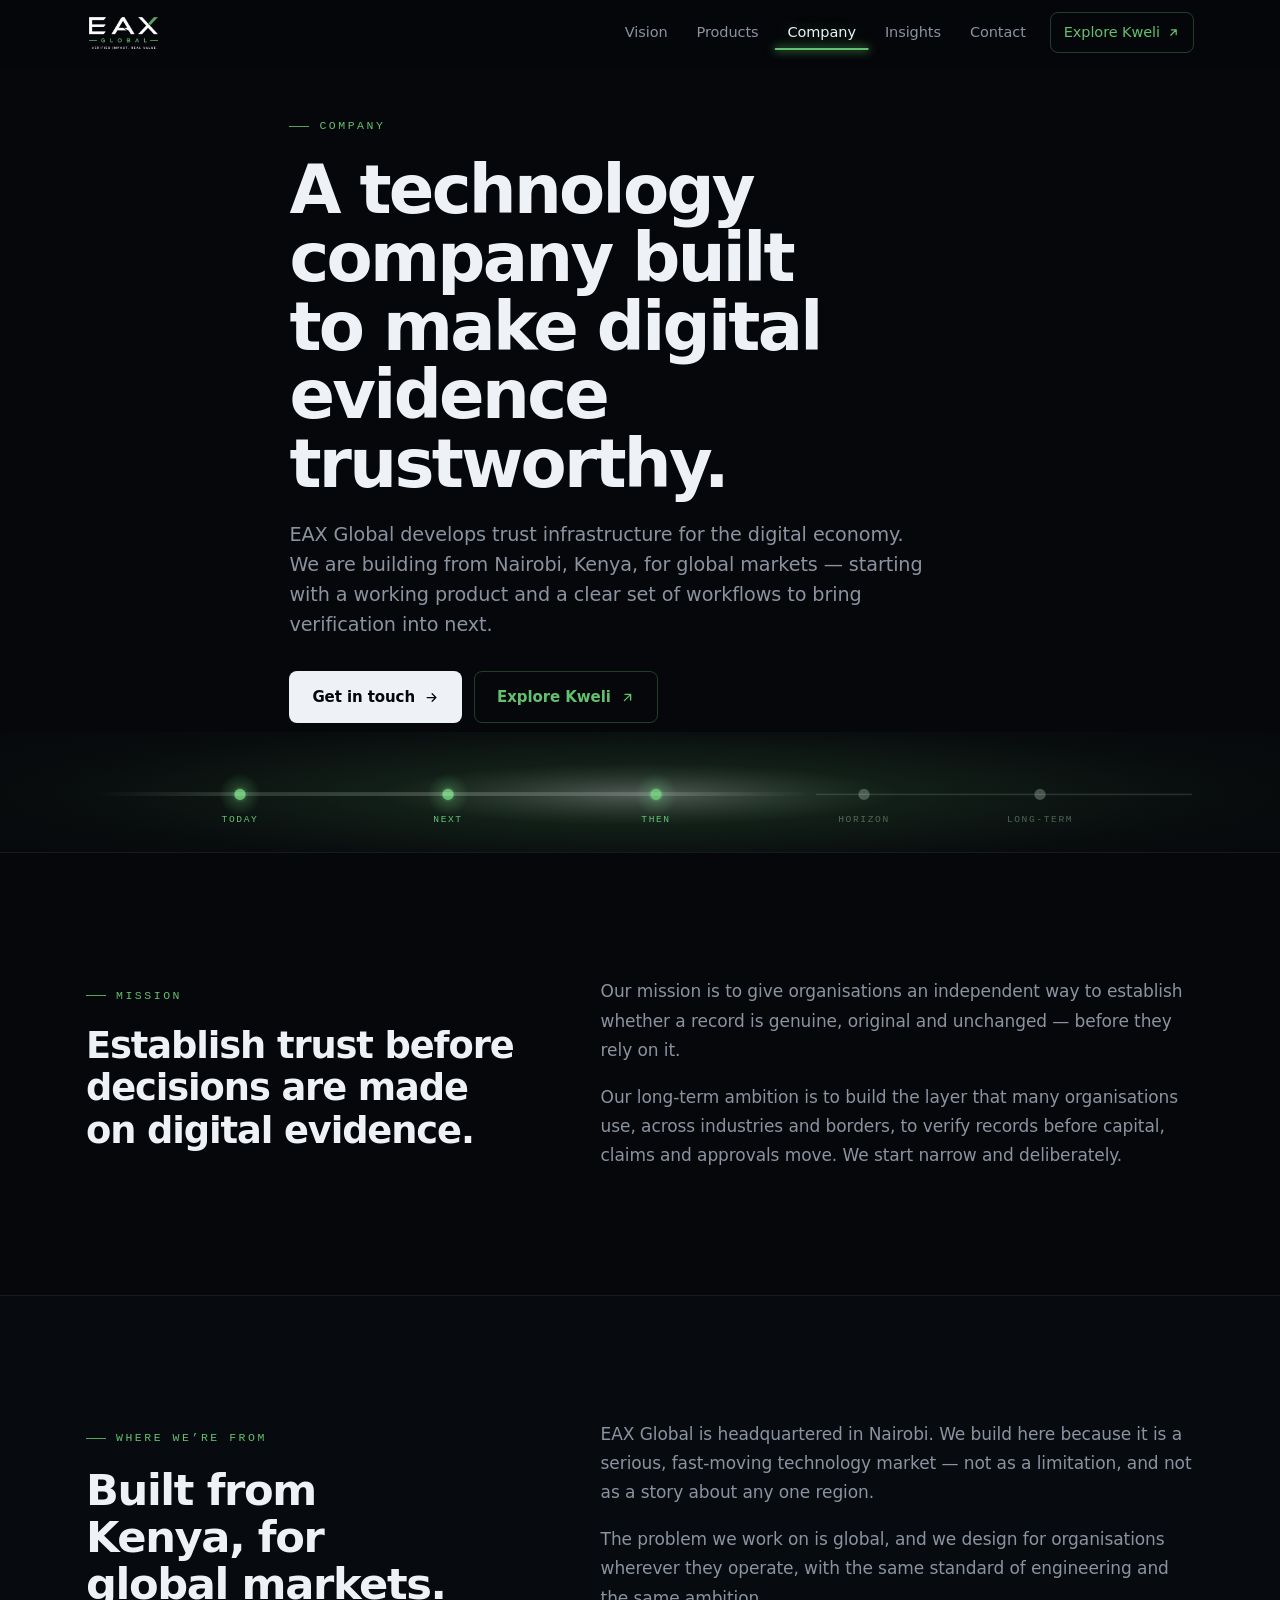
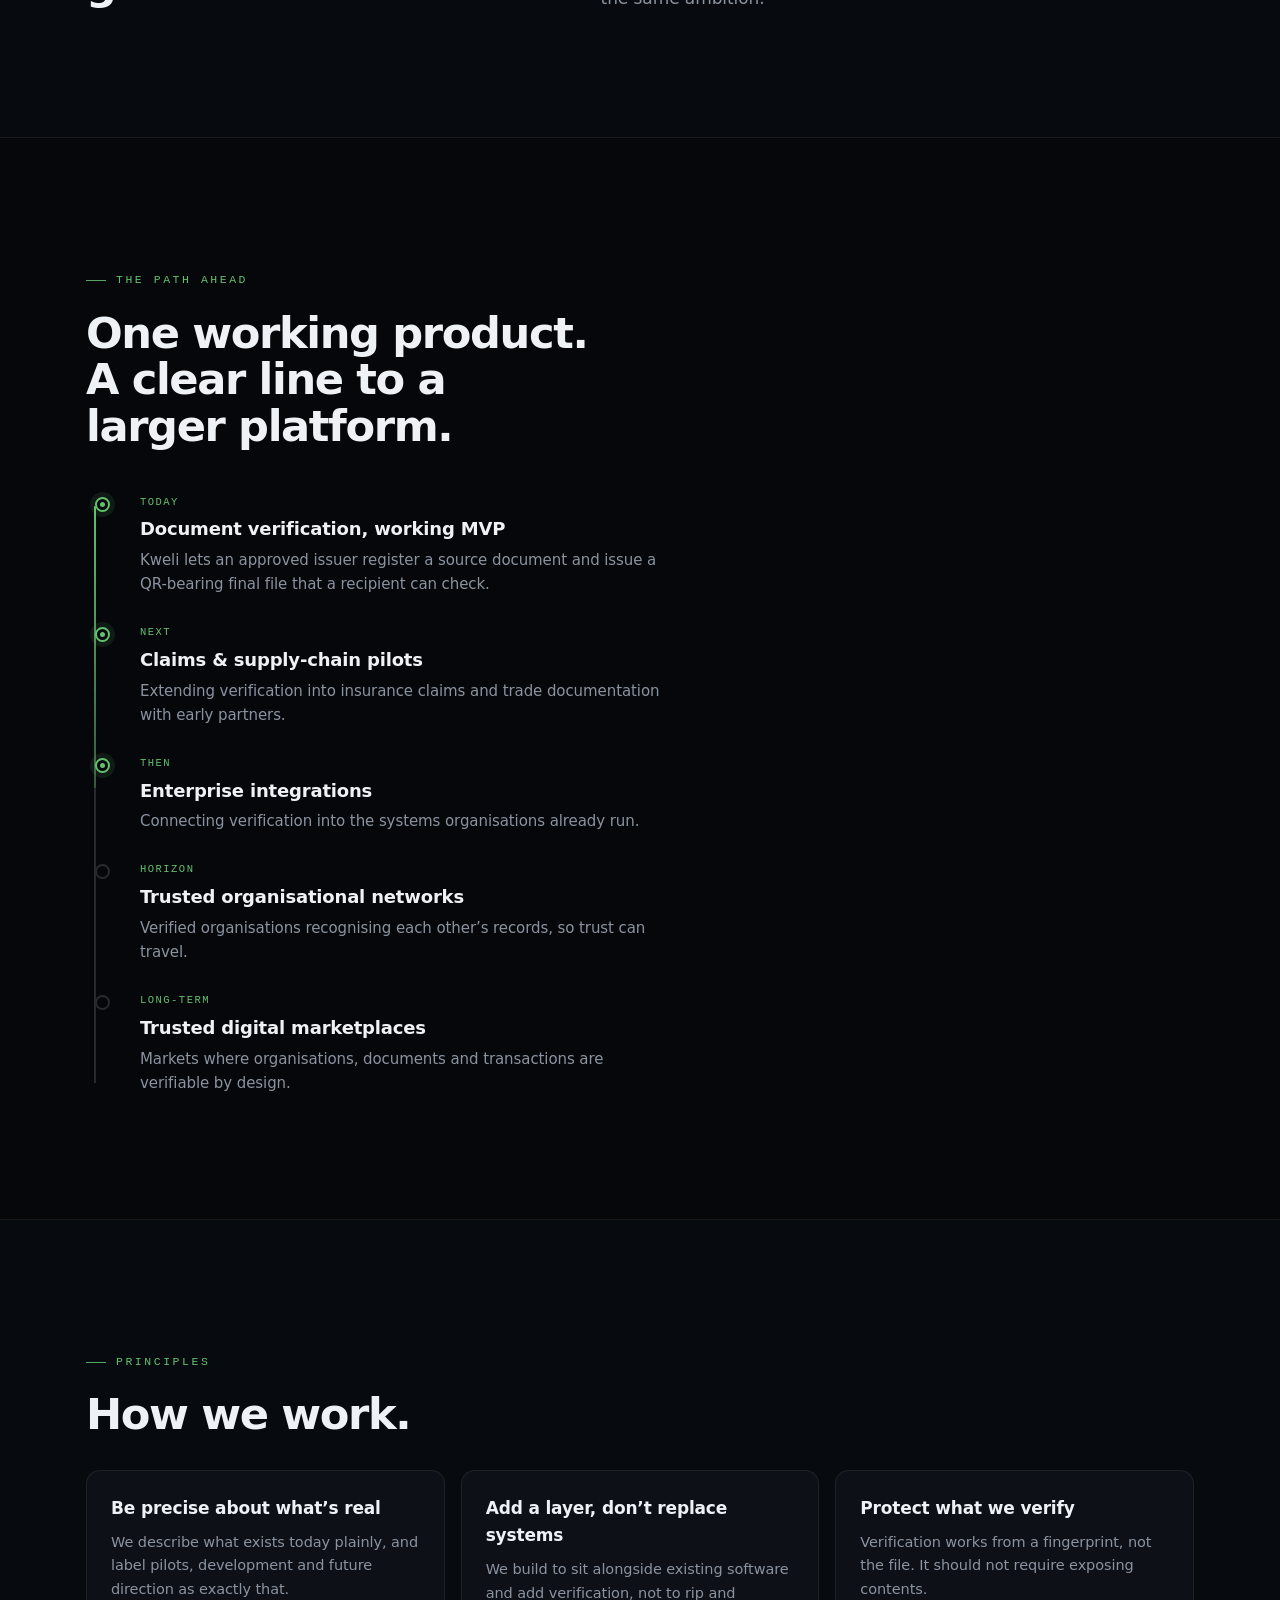
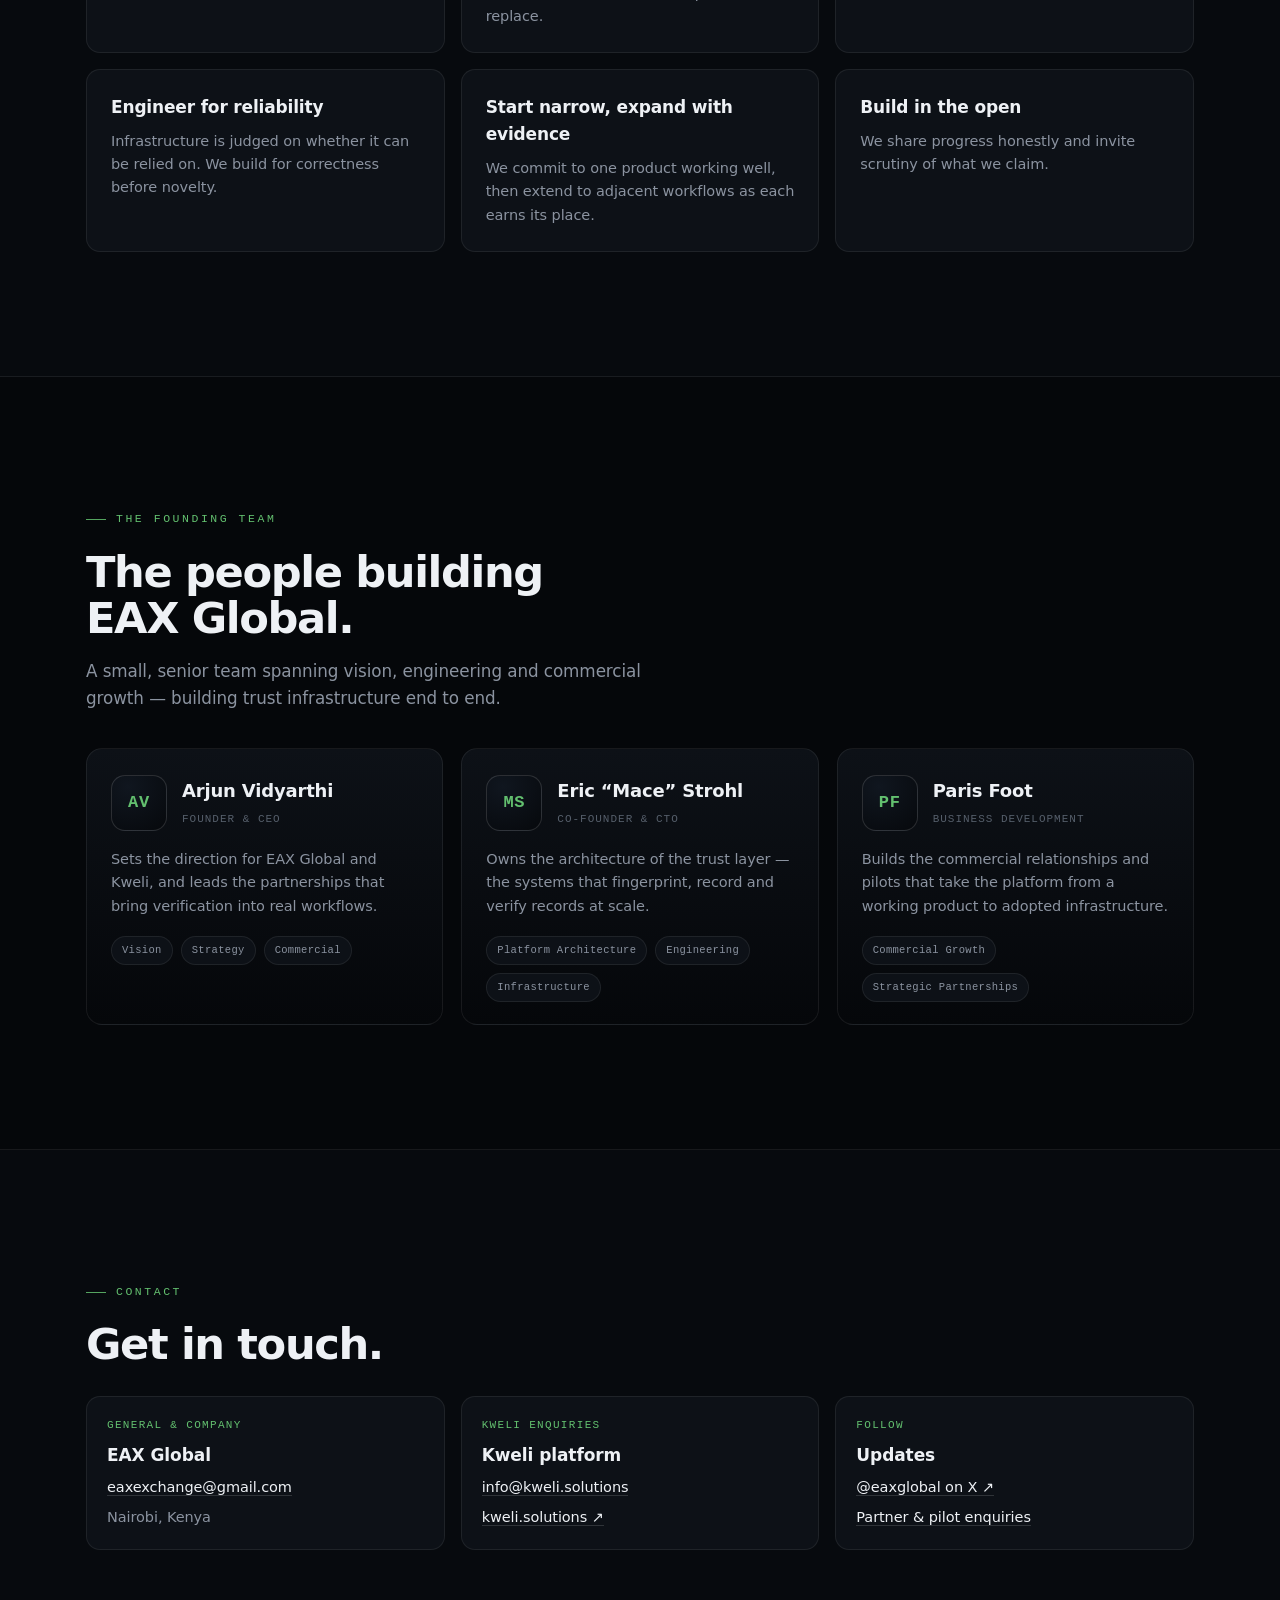
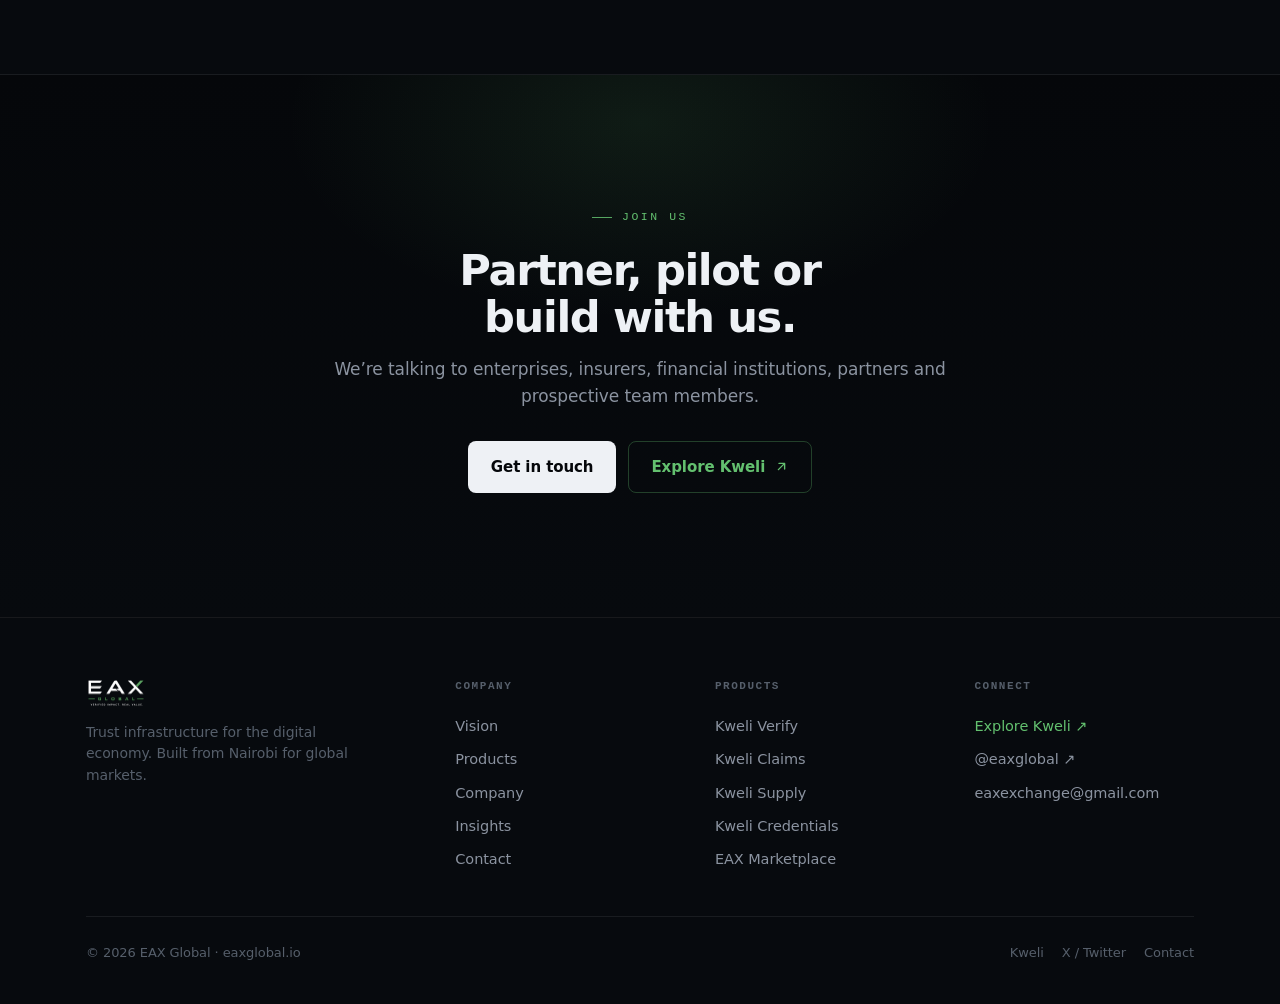
<file: company.html>
<!DOCTYPE html><html lang="en"><head><meta charset="UTF-8"><meta name="viewport" content="width=device-width,initial-scale=1.0"><title>Company — EAX Global</title><meta name="description" content="EAX Global is a technology company building trust infrastructure for the digital economy, from Nairobi for global markets. Mission, principles, team and contact."><link rel="canonical" href="https://eaxglobal.io/company.html"><meta name="theme-color" content="#05070a"><meta property="og:type" content="website"><meta property="og:site_name" content="EAX Global"><meta property="og:title" content="Company — EAX Global"><meta property="og:description" content="EAX Global is a technology company building trust infrastructure for the digital economy, from Nairobi for global markets. Mission, principles, team and contact."><meta property="og:url" content="https://eaxglobal.io/company.html"><meta property="og:image" content="https://eaxglobal.io/assets/og-image.png"><meta name="twitter:card" content="summary_large_image"><meta name="twitter:site" content="@eaxglobal"><link rel="icon" href="assets/favicon.svg" type="image/svg+xml"><link rel="apple-touch-icon" href="assets/apple-touch-icon.png"><link rel="stylesheet" href="assets/brand.css"><noscript><style>.reveal,[class*=ig-]{opacity:1!important;transform:none!important;filter:none!important}</style></noscript><script>(function(){try{if(!matchMedia("(prefers-reduced-motion: reduce)").matches)document.documentElement.classList.add("motion");}catch(e){}})();</script></head><body><header class="nav"><div class="nav__in"><a class="brand" href="index.html" aria-label="EAX Global home"><img src="assets/logo.png" alt="EAX Global" width="1061" height="536"></a><button class="nav__toggle" aria-label="Menu" aria-expanded="false"><span></span></button><nav class="nav__links" aria-label="Primary"><a href="vision.html">Vision</a><a href="products.html">Products</a><a href="company.html" aria-current="page">Company</a><a href="insights.html">Insights</a><a href="contact.html">Contact</a><a class="nav__kweli" href="https://kweli.solutions" target="_blank" rel="noopener">Explore Kweli <svg viewBox="0 0 24 24" fill="none" stroke="currentColor" stroke-width="2.2" stroke-linecap="round" stroke-linejoin="round"><path d="M7 17L17 7M8 7h9v9"/></svg></a></nav></div></header><main><section class="hero"><div class="wrap hero__content"><div class="eyebrow reveal" style="--i:0">Company</div><h1 class="reveal" style="--i:1">A technology company built to make digital evidence trustworthy.</h1><p class="hero__sub reveal" style="--i:2">EAX Global develops trust infrastructure for the digital economy. We are building from Nairobi, Kenya, for global markets — starting with a working product and a clear set of workflows to bring verification into next.</p><div class="hero__cta reveal" style="--i:3"><a class="btn btn--primary" href="contact.html">Get in touch <svg viewBox="0 0 24 24" fill="none" stroke="currentColor" stroke-width="2" stroke-linecap="round" stroke-linejoin="round" class="arrow"><path d="M5 12h14M13 6l6 6-6 6"/></svg></a><a class="btn btn--kweli" href="https://kweli.solutions" target="_blank" rel="noopener">Explore Kweli <svg viewBox="0 0 24 24" fill="none" stroke="currentColor" stroke-width="2.2" stroke-linecap="round" stroke-linejoin="round"><path d="M7 17L17 7M8 7h9v9"/></svg></a></div></div><div class="hero__band"><div class="hero__grain" aria-hidden="true"></div><svg class="hero__scene" viewBox="0 0 1600 150" preserveAspectRatio="xMidYMax meet" aria-hidden="true"><defs>
  <radialGradient id="halo" cx="50%" cy="50%" r="50%"><stop offset="0%" stop-color="#eafff0" stop-opacity=".33"/><stop offset="30%" stop-color="#63c06f" stop-opacity=".12"/><stop offset="66%" stop-color="#63c06f" stop-opacity=".026"/><stop offset="100%" stop-color="#63c06f" stop-opacity="0"/></radialGradient>
  <linearGradient id="core" x1="0" y1="0" x2="1" y2="0"><stop offset="0%" stop-color="#dff7e6" stop-opacity="0"/><stop offset="18%" stop-color="#dff7e6" stop-opacity=".8"/><stop offset="50%" stop-color="#ffffff" stop-opacity="1"/><stop offset="82%" stop-color="#dff7e6" stop-opacity=".8"/><stop offset="100%" stop-color="#dff7e6" stop-opacity="0"/></linearGradient>
  <linearGradient id="form" x1="0" y1="0" x2="0" y2="1"><stop offset="0%" stop-color="#090c11"/><stop offset="55%" stop-color="#0c1416"/><stop offset="85%" stop-color="#123122"/><stop offset="100%" stop-color="#2c6e46"/></linearGradient>
  <linearGradient id="edge" x1="0" y1="0" x2="0" y2="1"><stop offset="0%" stop-color="#cfeed6" stop-opacity=".1"/><stop offset="55%" stop-color="#cfeed6" stop-opacity=".26"/><stop offset="100%" stop-color="#eafff0" stop-opacity=".8"/></linearGradient>
  <radialGradient id="base" cx="50%" cy="50%" r="50%"><stop offset="0%" stop-color="#eafff0" stop-opacity=".5"/><stop offset="42%" stop-color="#63c06f" stop-opacity=".2"/><stop offset="100%" stop-color="#63c06f" stop-opacity="0"/></radialGradient>
  <radialGradient id="contact" cx="50%" cy="50%" r="50%"><stop offset="0%" stop-color="#ffffff" stop-opacity=".85"/><stop offset="30%" stop-color="#d7ffe0" stop-opacity=".5"/><stop offset="64%" stop-color="#63c06f" stop-opacity=".16"/><stop offset="100%" stop-color="#63c06f" stop-opacity="0"/></radialGradient>
  <radialGradient id="vig" cx="50%" cy="44%" r="76%"><stop offset="52%" stop-color="#05070a" stop-opacity="0"/><stop offset="100%" stop-color="#000000" stop-opacity=".72"/></radialGradient>
  <filter id="bS" x="-40%" y="-40%" width="180%" height="180%"><feGaussianBlur stdDeviation="4"/></filter>
  <filter id="bXL" x="-90%" y="-90%" width="280%" height="280%"><feGaussianBlur stdDeviation="40"/></filter>
</defs><rect width="1600" height="150" fill="#05070a"/><ellipse cx="800" cy="78" rx="1080" ry="130" fill="url(#halo)"/><circle class="ig-glow" style="--d:0.25s" cx="300" cy="78" r="26" fill="url(#base)"/><g class="ig-art" style="--d:0.25s"><circle cx="300" cy="78" r="7" fill="#63c06f"/><text x="300" y="112" text-anchor="middle" fill="#63c06f" font-family="ui-monospace,Menlo,monospace" font-size="12" letter-spacing="2">TODAY</text></g><circle class="ig-glow" style="--d:0.43s" cx="560" cy="78" r="26" fill="url(#base)"/><g class="ig-art" style="--d:0.43s"><circle cx="560" cy="78" r="7" fill="#63c06f"/><text x="560" y="112" text-anchor="middle" fill="#63c06f" font-family="ui-monospace,Menlo,monospace" font-size="12" letter-spacing="2">NEXT</text></g><circle class="ig-glow" style="--d:0.61s" cx="820" cy="78" r="26" fill="url(#base)"/><g class="ig-art" style="--d:0.61s"><circle cx="820" cy="78" r="7" fill="#63c06f"/><text x="820" y="112" text-anchor="middle" fill="#63c06f" font-family="ui-monospace,Menlo,monospace" font-size="12" letter-spacing="2">THEN</text></g><g class="ig-art" style="--d:0.79s"><circle cx="1080" cy="78" r="7" fill="rgba(207,238,214,.28)"/><text x="1080" y="112" text-anchor="middle" fill="rgba(207,238,214,.35)" font-family="ui-monospace,Menlo,monospace" font-size="12" letter-spacing="2">HORIZON</text></g><g class="ig-art" style="--d:0.97s"><circle cx="1300" cy="78" r="7" fill="rgba(207,238,214,.28)"/><text x="1300" y="112" text-anchor="middle" fill="rgba(207,238,214,.35)" font-family="ui-monospace,Menlo,monospace" font-size="12" letter-spacing="2">LONG-TERM</text></g><rect x="120" y="77" width="900" height="2" fill="url(#core)" filter="url(#bS)"/><rect x="1020" y="77" width="470" height="2" fill="rgba(207,238,214,.14)"/></svg></div></section><section class="section "><div class="wrap"><div class="two-col"><div class="reveal"><div class="eyebrow">Mission</div><h2 class="statement">Establish trust before decisions are made on digital evidence.</h2></div><div class="prose reveal"><p>Our mission is to give organisations an independent way to establish whether a record is genuine, original and unchanged — before they rely on it.</p><p>Our long-term ambition is to build the layer that many organisations use, across industries and borders, to verify records before capital, claims and approvals move. We start narrow and deliberately.</p></div></div></div></section><section class="section section--tint "><div class="wrap"><div class="two-col"><div class="reveal"><div class="eyebrow">Where we’re from</div><h2 class="title" style="max-width:15ch">Built from Kenya, for global markets.</h2></div><div class="prose reveal"><p>EAX Global is headquartered in Nairobi. We build here because it is a serious, fast-moving technology market — not as a limitation, and not as a story about any one region.</p><p>The problem we work on is global, and we design for organisations wherever they operate, with the same standard of engineering and the same ambition.</p></div></div></div></section><section class="section "><div class="wrap"><div class="reveal" style="max-width:52ch;margin-bottom:44px"><div class="eyebrow">The path ahead</div><h2 class="title">One working product. A clear line to a larger platform.</h2></div><div class="tl reveal"><div class="tl__rail"></div><div class="tl__fill" aria-hidden="true"></div><span class="tl__pulse" aria-hidden="true"></span><div class="tl__step" style="--i:0"><span class="tl__dot is-on"></span><div class="tl__phase">Today</div><div class="tl__h">Document verification, working MVP</div><div class="tl__p">Kweli lets an approved issuer register a source document and issue a QR-bearing final file that a recipient can check.</div></div><div class="tl__step" style="--i:1"><span class="tl__dot is-on"></span><div class="tl__phase">Next</div><div class="tl__h">Claims &amp; supply-chain pilots</div><div class="tl__p">Extending verification into insurance claims and trade documentation with early partners.</div></div><div class="tl__step" style="--i:2"><span class="tl__dot is-on"></span><div class="tl__phase">Then</div><div class="tl__h">Enterprise integrations</div><div class="tl__p">Connecting verification into the systems organisations already run.</div></div><div class="tl__step" style="--i:3"><span class="tl__dot"></span><div class="tl__phase">Horizon</div><div class="tl__h">Trusted organisational networks</div><div class="tl__p">Verified organisations recognising each other’s records, so trust can travel.</div></div><div class="tl__step" style="--i:4"><span class="tl__dot"></span><div class="tl__phase">Long-term</div><div class="tl__h">Trusted digital marketplaces</div><div class="tl__p">Markets where organisations, documents and transactions are verifiable by design.</div></div></div></div></section><section class="section section--tint "><div class="wrap"><div class="reveal" style="max-width:48ch;margin-bottom:32px"><div class="eyebrow">Principles</div><h2 class="title">How we work.</h2></div><div class="grid3 reveal"><div class="card"><h3>Be precise about what’s real</h3><p>We describe what exists today plainly, and label pilots, development and future direction as exactly that.</p></div><div class="card"><h3>Add a layer, don’t replace systems</h3><p>We build to sit alongside existing software and add verification, not to rip and replace.</p></div><div class="card"><h3>Protect what we verify</h3><p>Verification works from a fingerprint, not the file. It should not require exposing contents.</p></div><div class="card"><h3>Engineer for reliability</h3><p>Infrastructure is judged on whether it can be relied on. We build for correctness before novelty.</p></div><div class="card"><h3>Start narrow, expand with evidence</h3><p>We commit to one product working well, then extend to adjacent workflows as each earns its place.</p></div><div class="card"><h3>Build in the open</h3><p>We share progress honestly and invite scrutiny of what we claim.</p></div></div></div></section><section class="section "><div class="wrap"><div class="reveal" style="max-width:52ch;margin-bottom:36px"><div class="eyebrow">The founding team</div><h2 class="title">The people building EAX Global.</h2><p class="lede" style="margin-top:16px;font-size:1.05rem">A small, senior team spanning vision, engineering and commercial growth — building trust infrastructure end to end.</p></div><div class="team reveal"><article class="member"><div class="member__glow" aria-hidden="true"></div><div class="member__top"><div class="member__avatar" aria-hidden="true"><span>AV</span></div><div class="member__id"><h3>Arjun Vidyarthi</h3><p class="member__role">Founder &amp; CEO</p></div></div><p class="member__note">Sets the direction for EAX Global and Kweli, and leads the partnerships that bring verification into real workflows.</p><div class="member__focus" aria-label="Focus areas"><span>Vision</span><span>Strategy</span><span>Commercial</span></div></article><article class="member"><div class="member__glow" aria-hidden="true"></div><div class="member__top"><div class="member__avatar" aria-hidden="true"><span>MS</span></div><div class="member__id"><h3>Eric &ldquo;Mace&rdquo; Strohl</h3><p class="member__role">Co-Founder &amp; CTO</p></div></div><p class="member__note">Owns the architecture of the trust layer — the systems that fingerprint, record and verify records at scale.</p><div class="member__focus" aria-label="Focus areas"><span>Platform Architecture</span><span>Engineering</span><span>Infrastructure</span></div></article><article class="member"><div class="member__glow" aria-hidden="true"></div><div class="member__top"><div class="member__avatar" aria-hidden="true"><span>PF</span></div><div class="member__id"><h3>Paris Foot</h3><p class="member__role">Business Development</p></div></div><p class="member__note">Builds the commercial relationships and pilots that take the platform from a working product to adopted infrastructure.</p><div class="member__focus" aria-label="Focus areas"><span>Commercial Growth</span><span>Strategic Partnerships</span></div></article></div></div></section><section class="section section--tint "><div class="wrap"><div class="reveal" style="max-width:48ch;margin-bottom:28px"><div class="eyebrow">Contact</div><h2 class="title">Get in touch.</h2></div><div class="grid3 reveal"><div class="channel"><span class="channel__k">General &amp; company</span><h3>EAX Global</h3><p><a href="mailto:eaxexchange@gmail.com">eaxexchange@gmail.com</a></p><p class="dim">Nairobi, Kenya</p></div><div class="channel"><span class="channel__k">Kweli enquiries</span><h3>Kweli platform</h3><p><a href="mailto:info@kweli.solutions">info@kweli.solutions</a></p><p><a href="https://kweli.solutions" target="_blank" rel="noopener">kweli.solutions ↗</a></p></div><div class="channel"><span class="channel__k">Follow</span><h3>Updates</h3><p><a href="https://x.com/eaxglobal" target="_blank" rel="noopener">@eaxglobal on X ↗</a></p><p><a href="contact.html">Partner &amp; pilot enquiries</a></p></div></div></div></section><section class="section cta"><div class="cta__glow"></div><div class="wrap"><div class="cta__in reveal"><div class="eyebrow" style="justify-content:center">Join us</div><h2 class="title">Partner, pilot or build with us.</h2><p>We’re talking to enterprises, insurers, financial institutions, partners and prospective team members.</p><div class="cta__row"><a class="btn btn--primary" href="contact.html">Get in touch</a><a class="btn btn--kweli" href="https://kweli.solutions" target="_blank" rel="noopener">Explore Kweli <svg viewBox="0 0 24 24" fill="none" stroke="currentColor" stroke-width="2.2" stroke-linecap="round" stroke-linejoin="round"><path d="M7 17L17 7M8 7h9v9"/></svg></a></div></div></div></section></main><footer class="footer"><div class="wrap"><div class="footer__top"><div class="footer__brand"><img src="assets/logo.png" alt="EAX Global"><p>Trust infrastructure for the digital economy. Built from Nairobi for global markets.</p></div><div class="footer__col"><h4>Company</h4><a href="vision.html">Vision</a><a href="products.html">Products</a><a href="company.html">Company</a><a href="insights.html">Insights</a><a href="contact.html">Contact</a></div><div class="footer__col"><h4>Products</h4><a href="products.html#verify">Kweli Verify</a><a href="products.html#claims">Kweli Claims</a><a href="products.html#supply">Kweli Supply</a><a href="products.html#credentials">Kweli Credentials</a><a href="products.html#marketplace">EAX Marketplace</a></div><div class="footer__col"><h4>Connect</h4><a class="kweli" href="https://kweli.solutions" target="_blank" rel="noopener">Explore Kweli ↗</a><a href="https://x.com/eaxglobal" target="_blank" rel="noopener">@eaxglobal ↗</a><a href="mailto:eaxexchange@gmail.com">eaxexchange@gmail.com</a></div></div><div class="footer__btm"><p>© <span data-year>2026</span> EAX Global · eaxglobal.io</p><nav><a href="https://kweli.solutions" target="_blank" rel="noopener">Kweli</a><a href="https://x.com/eaxglobal" target="_blank" rel="noopener">X / Twitter</a><a href="contact.html">Contact</a></nav></div></div></footer><script src="assets/brand.js" defer></script></body></html>
</file>
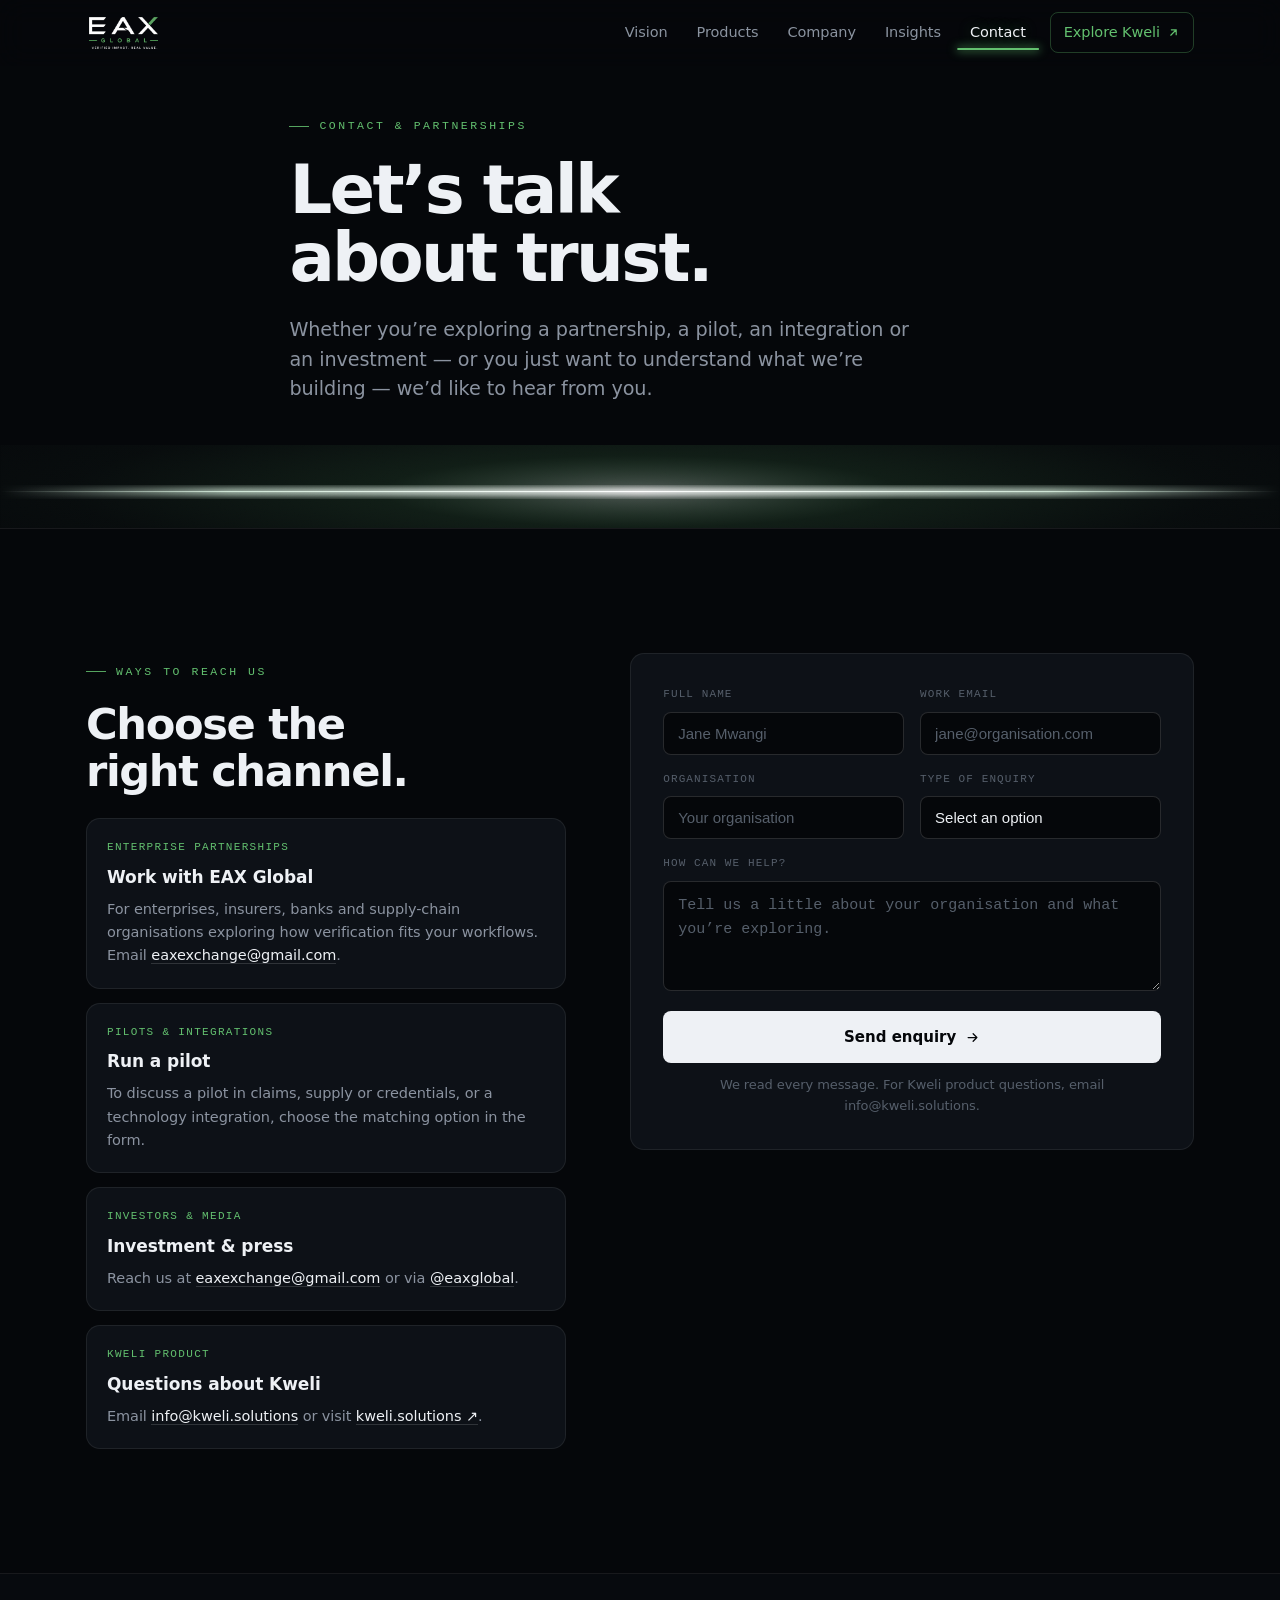
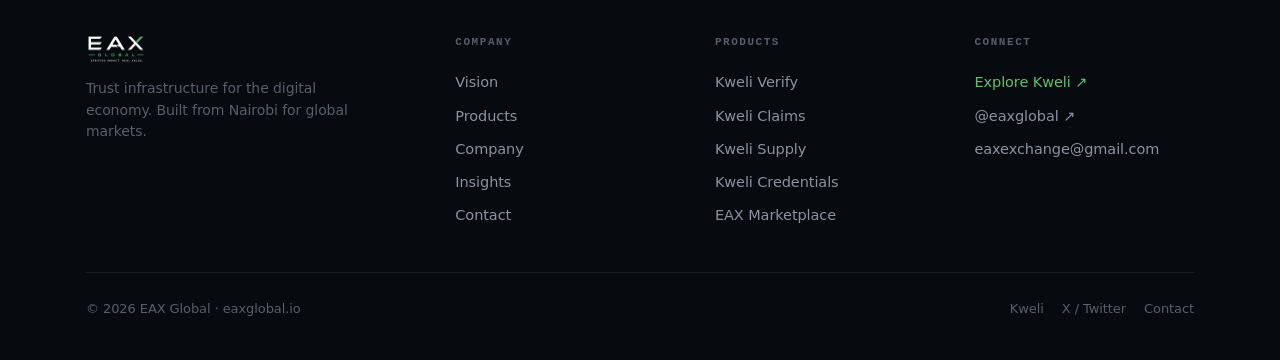
<file: contact.html>
<!DOCTYPE html><html lang="en"><head><meta charset="UTF-8"><meta name="viewport" content="width=device-width,initial-scale=1.0"><title>Contact &amp; partnerships — EAX Global</title><meta name="description" content="Talk to EAX Global about enterprise partnerships, pilots, integrations, investment, media or general enquiries. Kweli-specific enquiries go to info@kweli.solutions."><link rel="canonical" href="https://eaxglobal.io/contact.html"><meta name="theme-color" content="#05070a"><meta property="og:type" content="website"><meta property="og:site_name" content="EAX Global"><meta property="og:title" content="Contact &amp; partnerships — EAX Global"><meta property="og:description" content="Talk to EAX Global about enterprise partnerships, pilots, integrations, investment, media or general enquiries. Kweli-specific enquiries go to info@kweli.solutions."><meta property="og:url" content="https://eaxglobal.io/contact.html"><meta property="og:image" content="https://eaxglobal.io/assets/og-image.png"><meta name="twitter:card" content="summary_large_image"><meta name="twitter:site" content="@eaxglobal"><link rel="icon" href="assets/favicon.svg" type="image/svg+xml"><link rel="apple-touch-icon" href="assets/apple-touch-icon.png"><link rel="stylesheet" href="assets/brand.css"><noscript><style>.reveal,[class*=ig-]{opacity:1!important;transform:none!important;filter:none!important}</style></noscript><script>(function(){try{if(!matchMedia("(prefers-reduced-motion: reduce)").matches)document.documentElement.classList.add("motion");}catch(e){}})();</script></head><body><header class="nav"><div class="nav__in"><a class="brand" href="index.html" aria-label="EAX Global home"><img src="assets/logo.png" alt="EAX Global" width="1061" height="536"></a><button class="nav__toggle" aria-label="Menu" aria-expanded="false"><span></span></button><nav class="nav__links" aria-label="Primary"><a href="vision.html">Vision</a><a href="products.html">Products</a><a href="company.html">Company</a><a href="insights.html">Insights</a><a href="contact.html" aria-current="page">Contact</a><a class="nav__kweli" href="https://kweli.solutions" target="_blank" rel="noopener">Explore Kweli <svg viewBox="0 0 24 24" fill="none" stroke="currentColor" stroke-width="2.2" stroke-linecap="round" stroke-linejoin="round"><path d="M7 17L17 7M8 7h9v9"/></svg></a></nav></div></header><main><form name="eax-partner" data-netlify="true" hidden><input type="text" name="name"><input type="email" name="email"><input type="text" name="organisation"><select name="enquiry"></select><textarea name="message"></textarea></form><section class="hero"><div class="wrap hero__content"><div class="eyebrow reveal" style="--i:0">Contact &amp; partnerships</div><h1 class="reveal" style="--i:1">Let’s talk about trust.</h1><p class="hero__sub reveal" style="--i:2">Whether you’re exploring a partnership, a pilot, an integration or an investment — or you just want to understand what we’re building — we’d like to hear from you.</p><div class="hero__cta reveal" style="--i:3"></div></div><div class="hero__band"><div class="hero__grain" aria-hidden="true"></div><svg class="hero__scene" viewBox="0 0 1600 104" preserveAspectRatio="xMidYMax meet" aria-hidden="true"><defs>
  <radialGradient id="halo" cx="50%" cy="50%" r="50%"><stop offset="0%" stop-color="#eafff0" stop-opacity=".33"/><stop offset="30%" stop-color="#63c06f" stop-opacity=".12"/><stop offset="66%" stop-color="#63c06f" stop-opacity=".026"/><stop offset="100%" stop-color="#63c06f" stop-opacity="0"/></radialGradient>
  <linearGradient id="core" x1="0" y1="0" x2="1" y2="0"><stop offset="0%" stop-color="#dff7e6" stop-opacity="0"/><stop offset="18%" stop-color="#dff7e6" stop-opacity=".8"/><stop offset="50%" stop-color="#ffffff" stop-opacity="1"/><stop offset="82%" stop-color="#dff7e6" stop-opacity=".8"/><stop offset="100%" stop-color="#dff7e6" stop-opacity="0"/></linearGradient>
  <linearGradient id="form" x1="0" y1="0" x2="0" y2="1"><stop offset="0%" stop-color="#090c11"/><stop offset="55%" stop-color="#0c1416"/><stop offset="85%" stop-color="#123122"/><stop offset="100%" stop-color="#2c6e46"/></linearGradient>
  <linearGradient id="edge" x1="0" y1="0" x2="0" y2="1"><stop offset="0%" stop-color="#cfeed6" stop-opacity=".1"/><stop offset="55%" stop-color="#cfeed6" stop-opacity=".26"/><stop offset="100%" stop-color="#eafff0" stop-opacity=".8"/></linearGradient>
  <radialGradient id="base" cx="50%" cy="50%" r="50%"><stop offset="0%" stop-color="#eafff0" stop-opacity=".5"/><stop offset="42%" stop-color="#63c06f" stop-opacity=".2"/><stop offset="100%" stop-color="#63c06f" stop-opacity="0"/></radialGradient>
  <radialGradient id="contact" cx="50%" cy="50%" r="50%"><stop offset="0%" stop-color="#ffffff" stop-opacity=".85"/><stop offset="30%" stop-color="#d7ffe0" stop-opacity=".5"/><stop offset="64%" stop-color="#63c06f" stop-opacity=".16"/><stop offset="100%" stop-color="#63c06f" stop-opacity="0"/></radialGradient>
  <radialGradient id="vig" cx="50%" cy="44%" r="76%"><stop offset="52%" stop-color="#05070a" stop-opacity="0"/><stop offset="100%" stop-color="#000000" stop-opacity=".72"/></radialGradient>
  <filter id="bS" x="-40%" y="-40%" width="180%" height="180%"><feGaussianBlur stdDeviation="4"/></filter>
  <filter id="bXL" x="-90%" y="-90%" width="280%" height="280%"><feGaussianBlur stdDeviation="40"/></filter>
</defs><rect width="1600" height="104" fill="#05070a"/><ellipse cx="800" cy="58" rx="1080" ry="150" fill="url(#halo)"/><rect x="0" y="54" width="1600" height="9" fill="url(#core)" filter="url(#bS)"/><rect x="0" y="57.5" width="1600" height="1.4" fill="url(#core)"/></svg></div></section><section class="section"><div class="wrap"><div class="contact-split"><div class="reveal"><div class="eyebrow">Ways to reach us</div><h2 class="title" style="max-width:14ch;margin-bottom:24px">Choose the right channel.</h2><div class="grid reveal" data-reveal="stagger" style="display:grid;gap:14px"><div class="channel"><span class="channel__k">Enterprise partnerships</span><h3>Work with EAX Global</h3><p>For enterprises, insurers, banks and supply-chain organisations exploring how verification fits your workflows. Email <a href="mailto:eaxexchange@gmail.com">eaxexchange@gmail.com</a>.</p></div><div class="channel"><span class="channel__k">Pilots &amp; integrations</span><h3>Run a pilot</h3><p>To discuss a pilot in claims, supply or credentials, or a technology integration, choose the matching option in the form.</p></div><div class="channel"><span class="channel__k">Investors &amp; media</span><h3>Investment &amp; press</h3><p>Reach us at <a href="mailto:eaxexchange@gmail.com">eaxexchange@gmail.com</a> or via <a href="https://x.com/eaxglobal" target="_blank" rel="noopener">@eaxglobal</a>.</p></div><div class="channel"><span class="channel__k">Kweli product</span><h3>Questions about Kweli</h3><p>Email <a href="mailto:info@kweli.solutions">info@kweli.solutions</a> or visit <a href="https://kweli.solutions" target="_blank" rel="noopener">kweli.solutions ↗</a>.</p></div></div></div><div class="reveal form-reveal"><div class="form-card"><form name="eax-partner" method="POST" data-netlify="true" data-eax-form id="partner-form"><input type="hidden" name="form-name" value="eax-partner"><p hidden><label>Leave blank: <input name="bot-field"></label></p><div class="form-row" style="--i:0"><div class="field"><label for="f-name">Full name</label><input id="f-name" name="name" type="text" placeholder="Jane Mwangi" required></div><div class="field"><label for="f-email">Work email</label><input id="f-email" name="email" type="email" placeholder="jane@organisation.com" required></div></div><div class="form-row" style="--i:1"><div class="field"><label for="f-org">Organisation</label><input id="f-org" name="organisation" type="text" placeholder="Your organisation"></div><div class="field"><label for="f-enq">Type of enquiry</label><select id="f-enq" name="enquiry" required><option value="" disabled selected>Select an option</option><option>Enterprise partnership</option><option>Pilot discussion</option><option>Technology integration</option><option>Investor enquiry</option><option>Media enquiry</option><option>General enquiry</option></select></div></div><div class="field full" style="margin-bottom:16px;--i:2"><label for="f-msg">How can we help?</label><textarea id="f-msg" name="message" placeholder="Tell us a little about your organisation and what you’re exploring." required></textarea></div><button class="btn btn--primary form-submit" type="submit" style="--i:3">Send enquiry <svg viewBox="0 0 24 24" fill="none" stroke="currentColor" stroke-width="2" stroke-linecap="round" stroke-linejoin="round" class="arrow"><path d="M5 12h14M13 6l6 6-6 6"/></svg></button><p class="form-error" role="alert" tabindex="-1" hidden>We couldn’t send that. Please try again, or email <a href="mailto:eaxexchange@gmail.com">eaxexchange@gmail.com</a>.</p><p class="form-note">We read every message. For Kweli product questions, email info@kweli.solutions.</p></form><div class="form-send" aria-hidden="true"><div class="send-packet"><svg viewBox="0 0 24 24" fill="none" stroke="var(--accent)" stroke-width="1.8" stroke-linecap="round" stroke-linejoin="round"><rect x="4" y="5" width="16" height="14" rx="2.5"/><path d="M8 11l3 3 5-6"/></svg></div><div class="send-layer"></div><div class="send-cap">Sending securely</div></div><div class="form-success" id="form-success" tabindex="-1" role="status"><div class="form-success__mk"><span class="ok-ring" aria-hidden="true"></span><svg viewBox="0 0 24 24" fill="none" stroke="var(--accent)" stroke-width="2" stroke-linecap="round" stroke-linejoin="round"><path class="ok-check" d="M20 6L9 17l-5-5"/></svg></div><span class="ok-sweep" aria-hidden="true"></span><h3>Message received.</h3><p>We’ll be in touch shortly. Meanwhile, follow <a class="accent" style="color:var(--accent)" href="https://x.com/eaxglobal" target="_blank" rel="noopener">@eaxglobal</a>.</p></div></div></div></div></div></section></main><footer class="footer"><div class="wrap"><div class="footer__top"><div class="footer__brand"><img src="assets/logo.png" alt="EAX Global"><p>Trust infrastructure for the digital economy. Built from Nairobi for global markets.</p></div><div class="footer__col"><h4>Company</h4><a href="vision.html">Vision</a><a href="products.html">Products</a><a href="company.html">Company</a><a href="insights.html">Insights</a><a href="contact.html">Contact</a></div><div class="footer__col"><h4>Products</h4><a href="products.html#verify">Kweli Verify</a><a href="products.html#claims">Kweli Claims</a><a href="products.html#supply">Kweli Supply</a><a href="products.html#credentials">Kweli Credentials</a><a href="products.html#marketplace">EAX Marketplace</a></div><div class="footer__col"><h4>Connect</h4><a class="kweli" href="https://kweli.solutions" target="_blank" rel="noopener">Explore Kweli ↗</a><a href="https://x.com/eaxglobal" target="_blank" rel="noopener">@eaxglobal ↗</a><a href="mailto:eaxexchange@gmail.com">eaxexchange@gmail.com</a></div></div><div class="footer__btm"><p>© <span data-year>2026</span> EAX Global · eaxglobal.io</p><nav><a href="https://kweli.solutions" target="_blank" rel="noopener">Kweli</a><a href="https://x.com/eaxglobal" target="_blank" rel="noopener">X / Twitter</a><a href="contact.html">Contact</a></nav></div></div></footer><script src="assets/brand.js" defer></script></body></html>
</file>
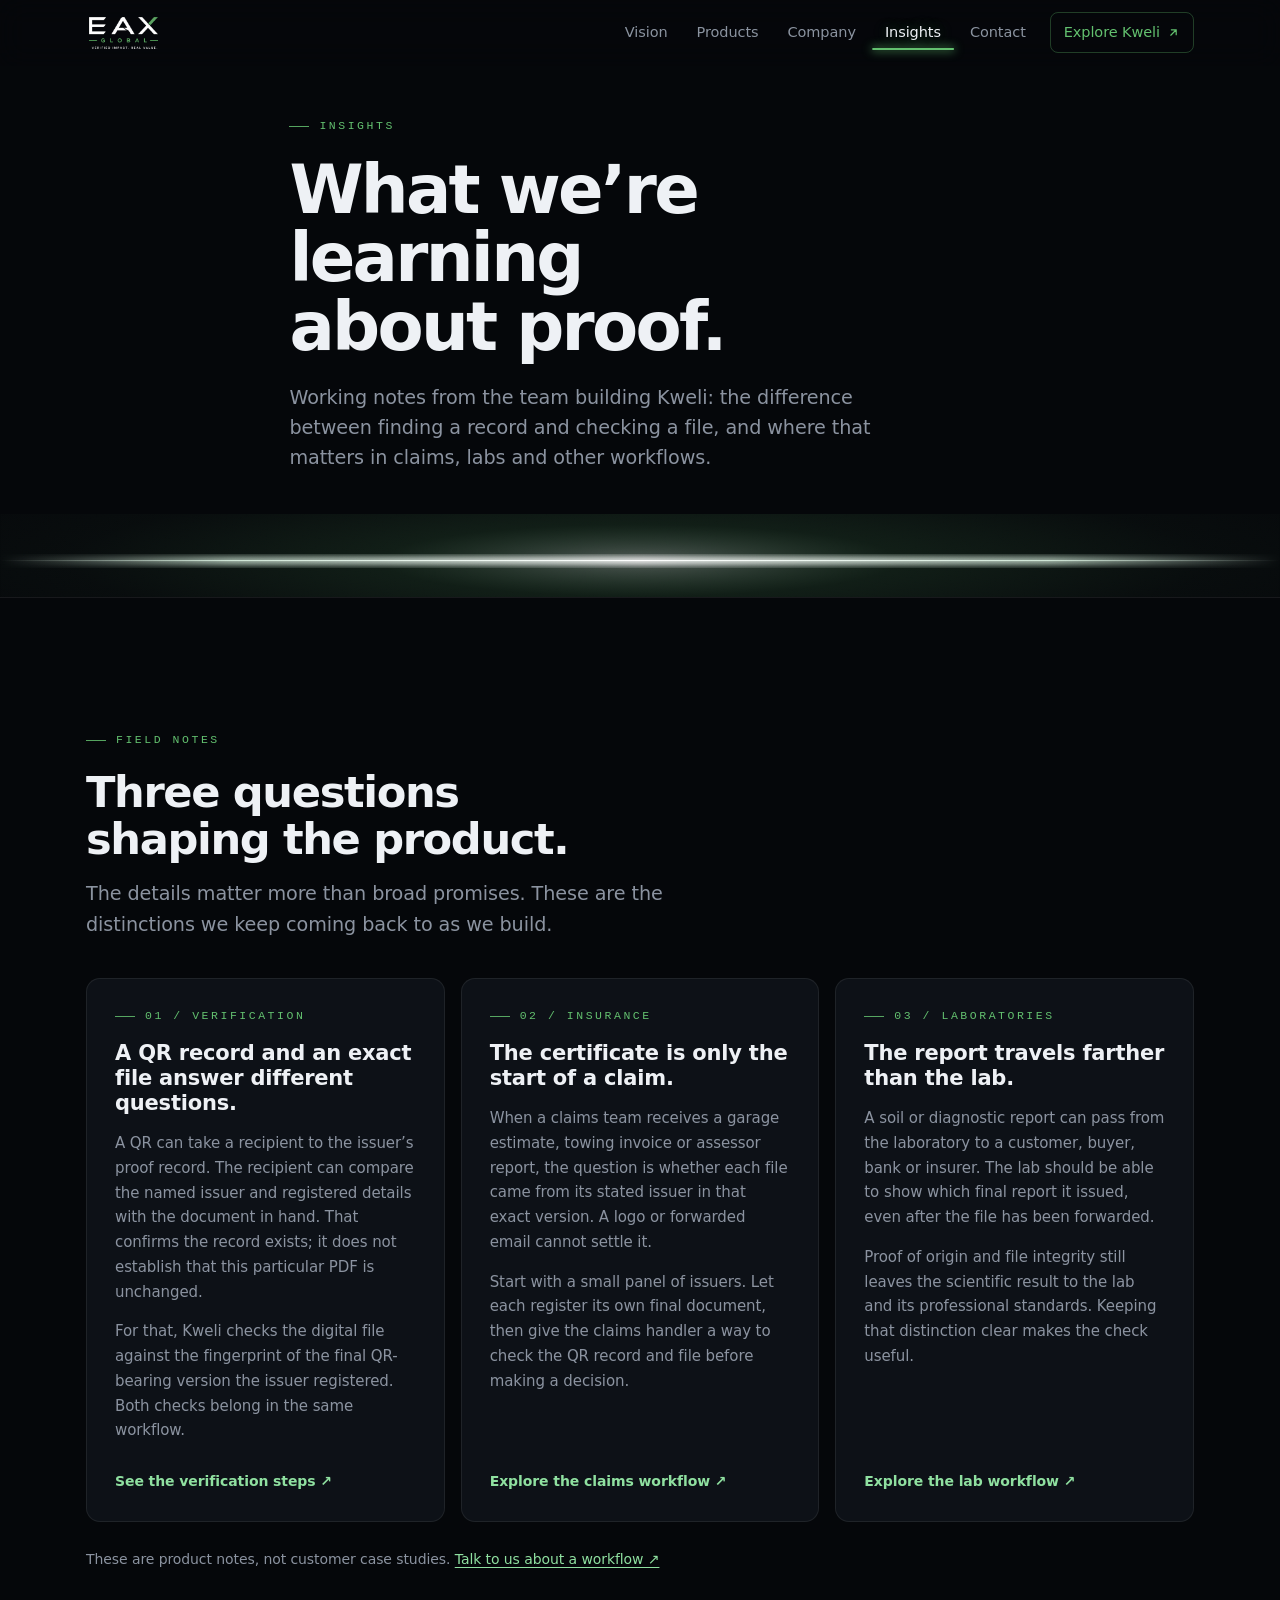
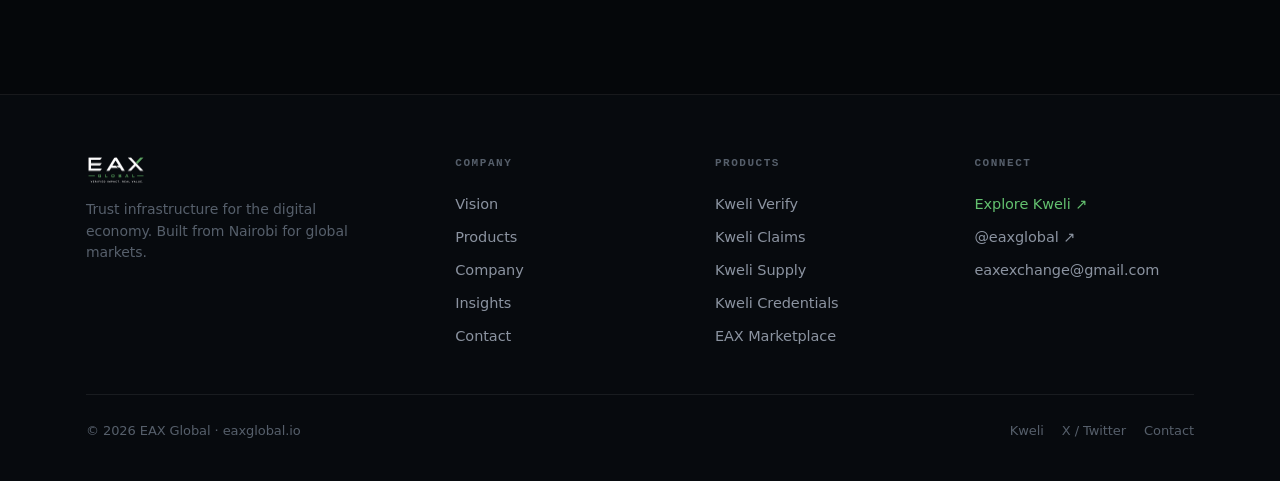
<file: insights.html>
<!DOCTYPE html><html lang="en"><head><meta charset="UTF-8"><meta name="viewport" content="width=device-width,initial-scale=1.0"><title>Insights — EAX Global</title><meta name="description" content="Field notes from EAX Global on issuer proof, QR verification and the documents behind decisions."><link rel="canonical" href="https://eaxglobal.io/insights.html"><meta name="theme-color" content="#05070a"><meta property="og:type" content="website"><meta property="og:site_name" content="EAX Global"><meta property="og:title" content="Insights — EAX Global"><meta property="og:description" content="Field notes from EAX Global on issuer proof, QR verification and the documents behind decisions."><meta property="og:url" content="https://eaxglobal.io/insights.html"><meta property="og:image" content="https://eaxglobal.io/assets/og-image.png"><meta name="twitter:card" content="summary_large_image"><meta name="twitter:site" content="@eaxglobal"><link rel="icon" href="assets/favicon.svg" type="image/svg+xml"><link rel="apple-touch-icon" href="assets/apple-touch-icon.png"><link rel="stylesheet" href="assets/brand.css"><noscript><style>.reveal,[class*=ig-]{opacity:1!important;transform:none!important;filter:none!important}</style></noscript><script>(function(){try{if(!matchMedia("(prefers-reduced-motion: reduce)").matches)document.documentElement.classList.add("motion");}catch(e){}})();</script></head><body><header class="nav"><div class="nav__in"><a class="brand" href="index.html" aria-label="EAX Global home"><img src="assets/logo.png" alt="EAX Global" width="1061" height="536"></a><button class="nav__toggle" aria-label="Menu" aria-expanded="false"><span></span></button><nav class="nav__links" aria-label="Primary"><a href="vision.html">Vision</a><a href="products.html">Products</a><a href="company.html">Company</a><a href="insights.html" aria-current="page">Insights</a><a href="contact.html">Contact</a><a class="nav__kweli" href="https://kweli.solutions" target="_blank" rel="noopener">Explore Kweli <svg viewBox="0 0 24 24" fill="none" stroke="currentColor" stroke-width="2.2" stroke-linecap="round" stroke-linejoin="round"><path d="M7 17L17 7M8 7h9v9"/></svg></a></nav></div></header><main><section class="hero"><div class="wrap hero__content"><div class="eyebrow reveal" style="--i:0">Insights</div><h1 class="reveal" style="--i:1">What we’re learning about proof.</h1><p class="hero__sub reveal" style="--i:2">Working notes from the team building Kweli: the difference between finding a record and checking a file, and where that matters in claims, labs and other workflows.</p><div class="hero__cta reveal" style="--i:3"></div></div><div class="hero__band"><div class="hero__grain" aria-hidden="true"></div><svg class="hero__scene" viewBox="0 0 1600 104" preserveAspectRatio="xMidYMax meet" aria-hidden="true"><defs>
  <radialGradient id="halo" cx="50%" cy="50%" r="50%"><stop offset="0%" stop-color="#eafff0" stop-opacity=".33"/><stop offset="30%" stop-color="#63c06f" stop-opacity=".12"/><stop offset="66%" stop-color="#63c06f" stop-opacity=".026"/><stop offset="100%" stop-color="#63c06f" stop-opacity="0"/></radialGradient>
  <linearGradient id="core" x1="0" y1="0" x2="1" y2="0"><stop offset="0%" stop-color="#dff7e6" stop-opacity="0"/><stop offset="18%" stop-color="#dff7e6" stop-opacity=".8"/><stop offset="50%" stop-color="#ffffff" stop-opacity="1"/><stop offset="82%" stop-color="#dff7e6" stop-opacity=".8"/><stop offset="100%" stop-color="#dff7e6" stop-opacity="0"/></linearGradient>
  <linearGradient id="form" x1="0" y1="0" x2="0" y2="1"><stop offset="0%" stop-color="#090c11"/><stop offset="55%" stop-color="#0c1416"/><stop offset="85%" stop-color="#123122"/><stop offset="100%" stop-color="#2c6e46"/></linearGradient>
  <linearGradient id="edge" x1="0" y1="0" x2="0" y2="1"><stop offset="0%" stop-color="#cfeed6" stop-opacity=".1"/><stop offset="55%" stop-color="#cfeed6" stop-opacity=".26"/><stop offset="100%" stop-color="#eafff0" stop-opacity=".8"/></linearGradient>
  <radialGradient id="base" cx="50%" cy="50%" r="50%"><stop offset="0%" stop-color="#eafff0" stop-opacity=".5"/><stop offset="42%" stop-color="#63c06f" stop-opacity=".2"/><stop offset="100%" stop-color="#63c06f" stop-opacity="0"/></radialGradient>
  <radialGradient id="contact" cx="50%" cy="50%" r="50%"><stop offset="0%" stop-color="#ffffff" stop-opacity=".85"/><stop offset="30%" stop-color="#d7ffe0" stop-opacity=".5"/><stop offset="64%" stop-color="#63c06f" stop-opacity=".16"/><stop offset="100%" stop-color="#63c06f" stop-opacity="0"/></radialGradient>
  <radialGradient id="vig" cx="50%" cy="44%" r="76%"><stop offset="52%" stop-color="#05070a" stop-opacity="0"/><stop offset="100%" stop-color="#000000" stop-opacity=".72"/></radialGradient>
  <filter id="bS" x="-40%" y="-40%" width="180%" height="180%"><feGaussianBlur stdDeviation="4"/></filter>
  <filter id="bXL" x="-90%" y="-90%" width="280%" height="280%"><feGaussianBlur stdDeviation="40"/></filter>
</defs><rect width="1600" height="104" fill="#05070a"/><ellipse cx="800" cy="58" rx="1080" ry="150" fill="url(#halo)"/><rect x="0" y="54" width="1600" height="9" fill="url(#core)" filter="url(#bS)"/><rect x="0" y="57.5" width="1600" height="1.4" fill="url(#core)"/></svg></div></section><section class="section"><div class="wrap"><div class="reveal" style="max-width:60ch;margin-bottom:38px"><div class="eyebrow">Field notes</div><h2 class="title">Three questions shaping the product.</h2><p class="lede" style="margin-top:16px">The details matter more than broad promises. These are the distinctions we keep coming back to as we build.</p></div><div class="grid3 reveal insights-grid"><article class="card"><span class="eyebrow">01 / Verification</span><h3>A QR record and an exact file answer different questions.</h3><p>A QR can take a recipient to the issuer’s proof record. The recipient can compare the named issuer and registered details with the document in hand. That confirms the record exists; it does not establish that this particular PDF is unchanged.</p><p>For that, Kweli checks the digital file against the fingerprint of the final QR-bearing version the issuer registered. Both checks belong in the same workflow.</p><a href="https://kweli.solutions/verify" target="_blank" rel="noopener">See the verification steps ↗</a></article><article class="card"><span class="eyebrow">02 / Insurance</span><h3>The certificate is only the start of a claim.</h3><p>When a claims team receives a garage estimate, towing invoice or assessor report, the question is whether each file came from its stated issuer in that exact version. A logo or forwarded email cannot settle it.</p><p>Start with a small panel of issuers. Let each register its own final document, then give the claims handler a way to check the QR record and file before making a decision.</p><a href="https://kweli.solutions/industries/insurance" target="_blank" rel="noopener">Explore the claims workflow ↗</a></article><article class="card"><span class="eyebrow">03 / Laboratories</span><h3>The report travels farther than the lab.</h3><p>A soil or diagnostic report can pass from the laboratory to a customer, buyer, bank or insurer. The lab should be able to show which final report it issued, even after the file has been forwarded.</p><p>Proof of origin and file integrity still leaves the scientific result to the lab and its professional standards. Keeping that distinction clear makes the check useful.</p><a href="https://kweli.solutions/industries/laboratories" target="_blank" rel="noopener">Explore the lab workflow ↗</a></article></div><p class="insights-note">These are product notes, not customer case studies. <a href="contact.html">Talk to us about a workflow ↗</a></p></div></section></main><footer class="footer"><div class="wrap"><div class="footer__top"><div class="footer__brand"><img src="assets/logo.png" alt="EAX Global"><p>Trust infrastructure for the digital economy. Built from Nairobi for global markets.</p></div><div class="footer__col"><h4>Company</h4><a href="vision.html">Vision</a><a href="products.html">Products</a><a href="company.html">Company</a><a href="insights.html">Insights</a><a href="contact.html">Contact</a></div><div class="footer__col"><h4>Products</h4><a href="products.html#verify">Kweli Verify</a><a href="products.html#claims">Kweli Claims</a><a href="products.html#supply">Kweli Supply</a><a href="products.html#credentials">Kweli Credentials</a><a href="products.html#marketplace">EAX Marketplace</a></div><div class="footer__col"><h4>Connect</h4><a class="kweli" href="https://kweli.solutions" target="_blank" rel="noopener">Explore Kweli ↗</a><a href="https://x.com/eaxglobal" target="_blank" rel="noopener">@eaxglobal ↗</a><a href="mailto:eaxexchange@gmail.com">eaxexchange@gmail.com</a></div></div><div class="footer__btm"><p>© <span data-year>2026</span> EAX Global · eaxglobal.io</p><nav><a href="https://kweli.solutions" target="_blank" rel="noopener">Kweli</a><a href="https://x.com/eaxglobal" target="_blank" rel="noopener">X / Twitter</a><a href="contact.html">Contact</a></nav></div></div></footer><script src="assets/brand.js" defer></script></body></html>
</file>
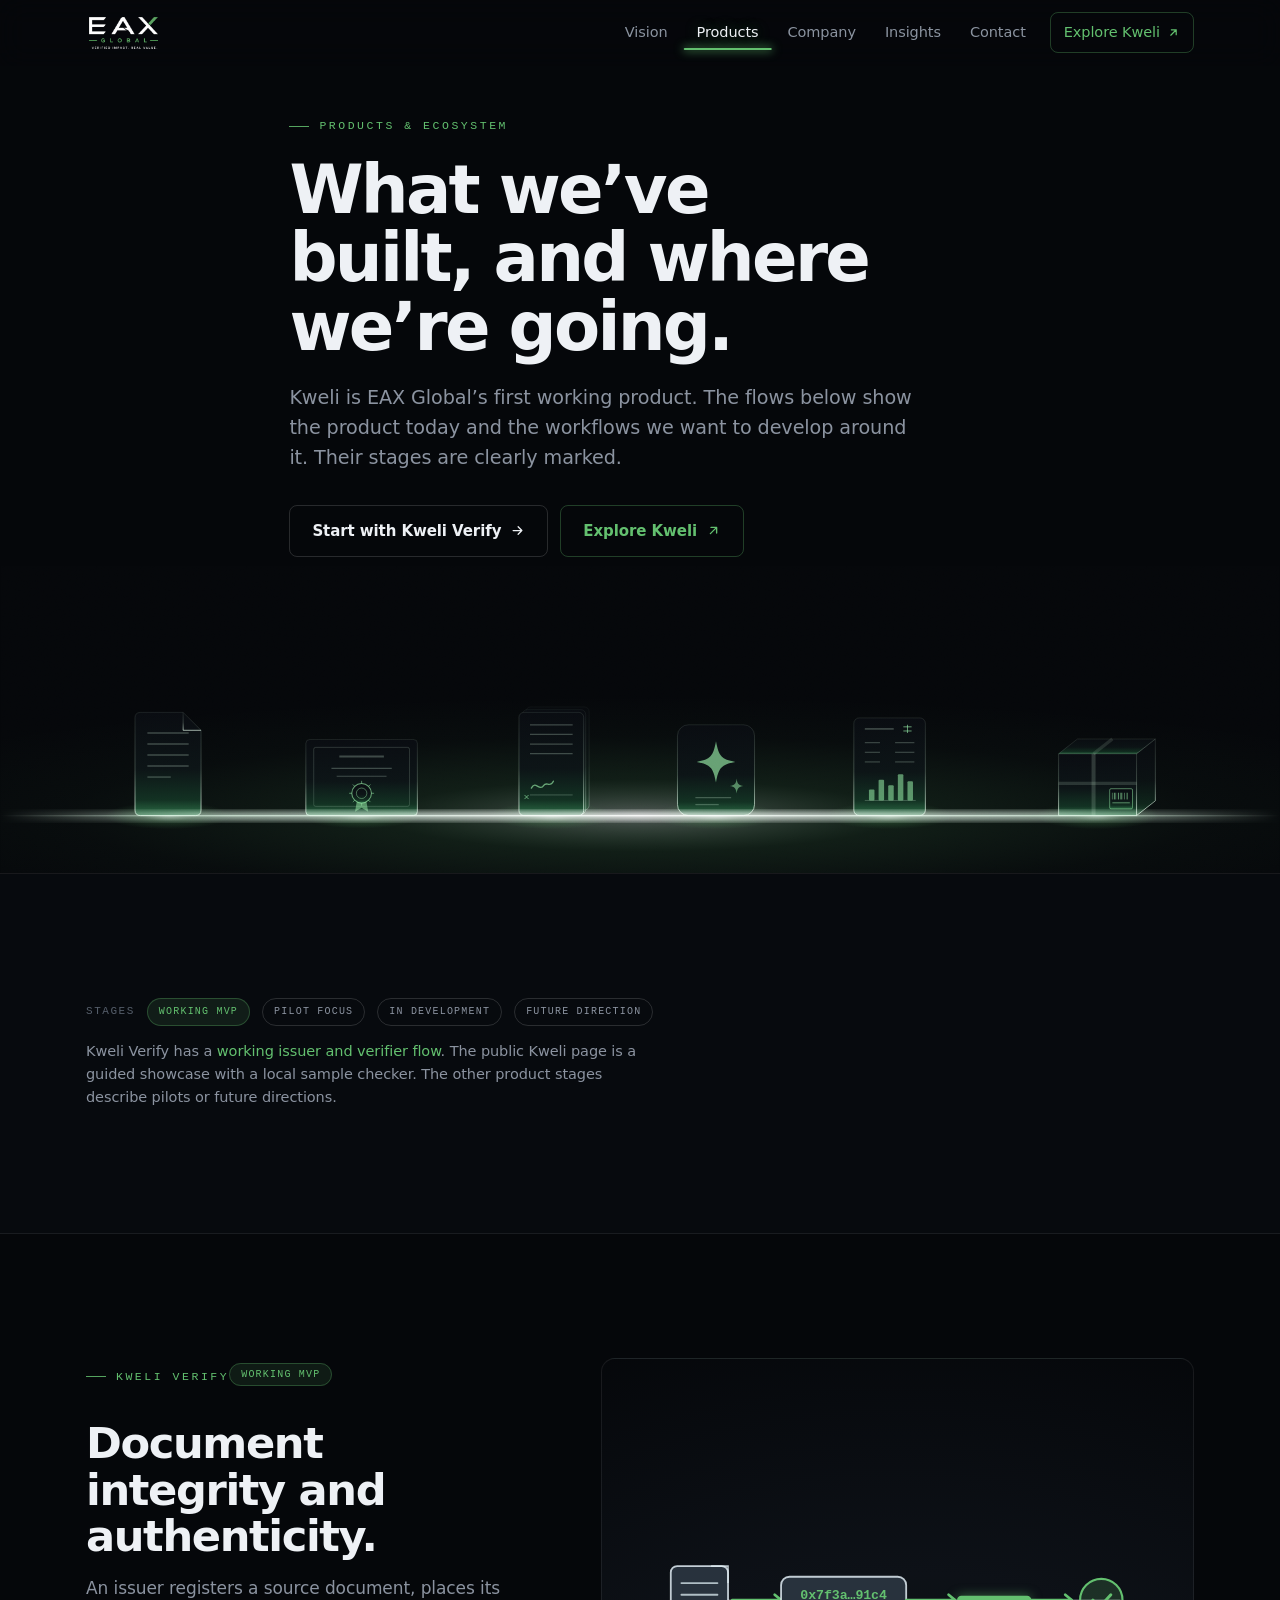
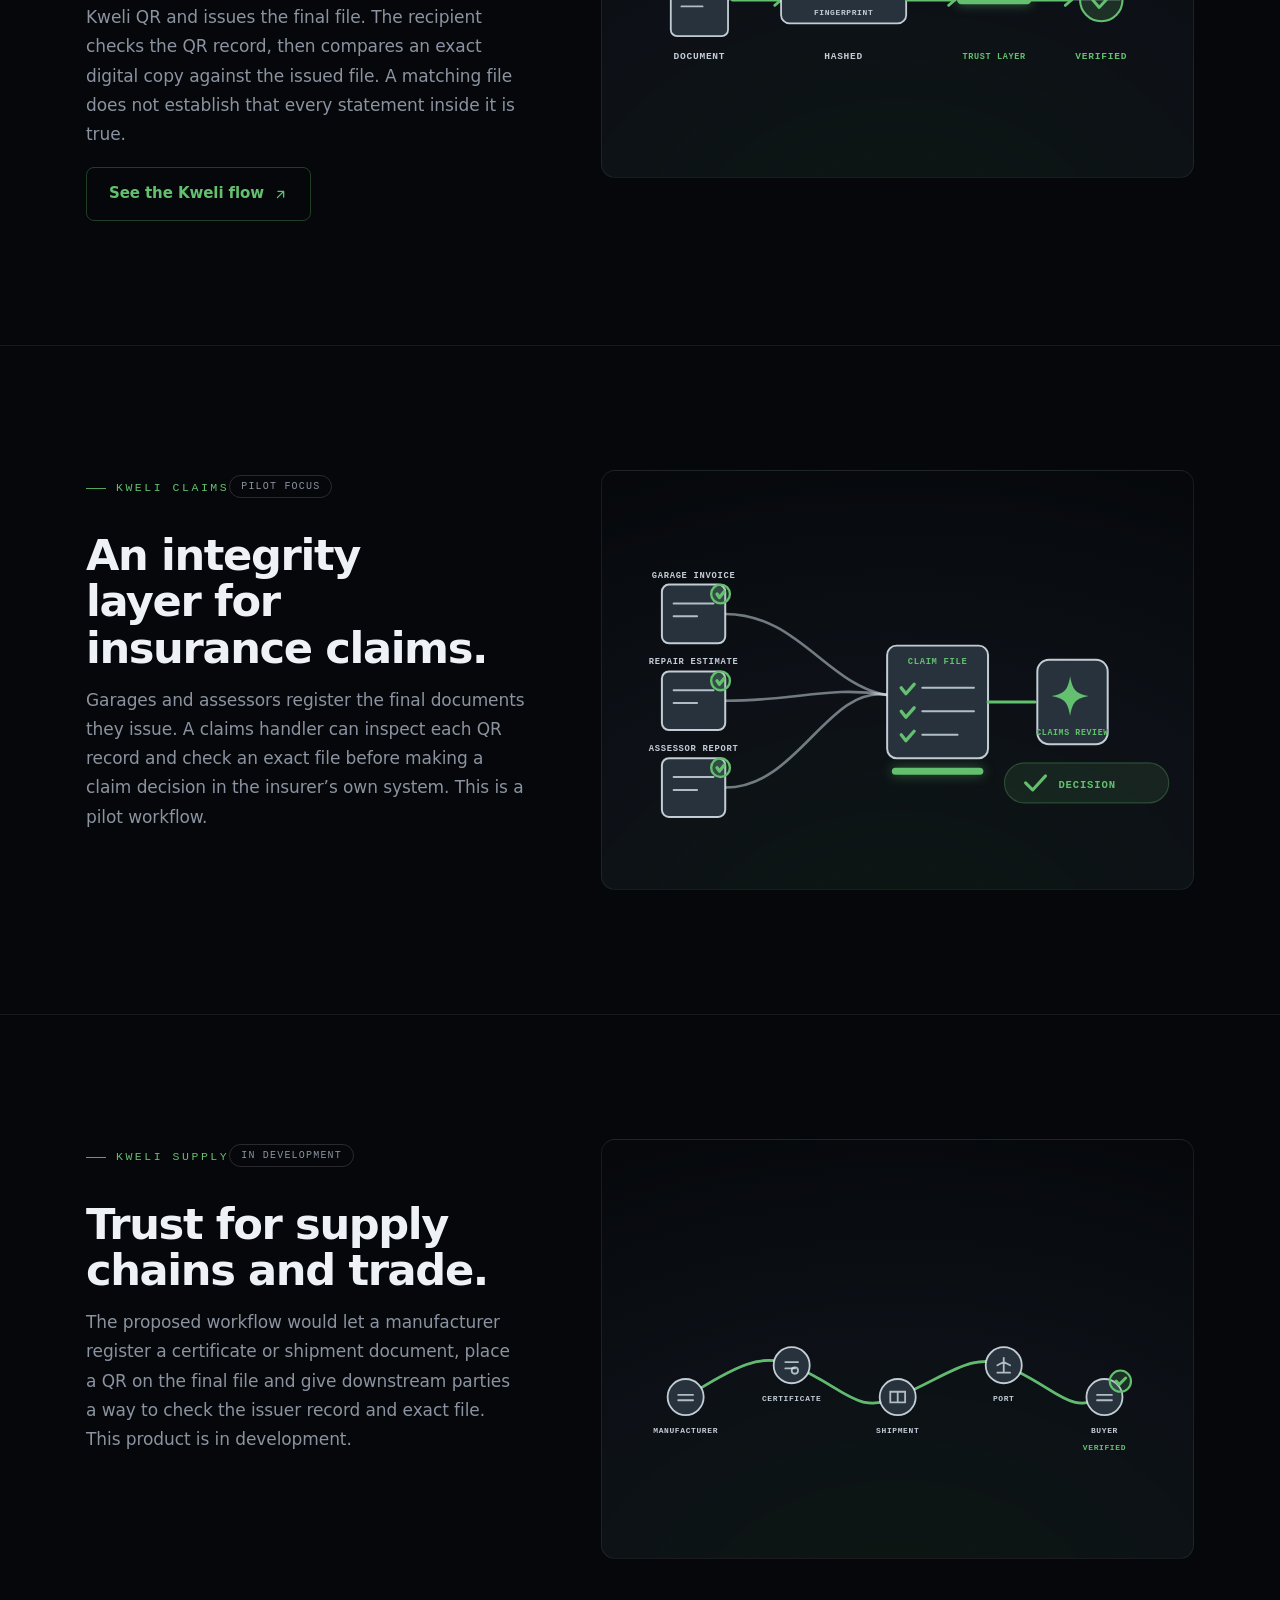
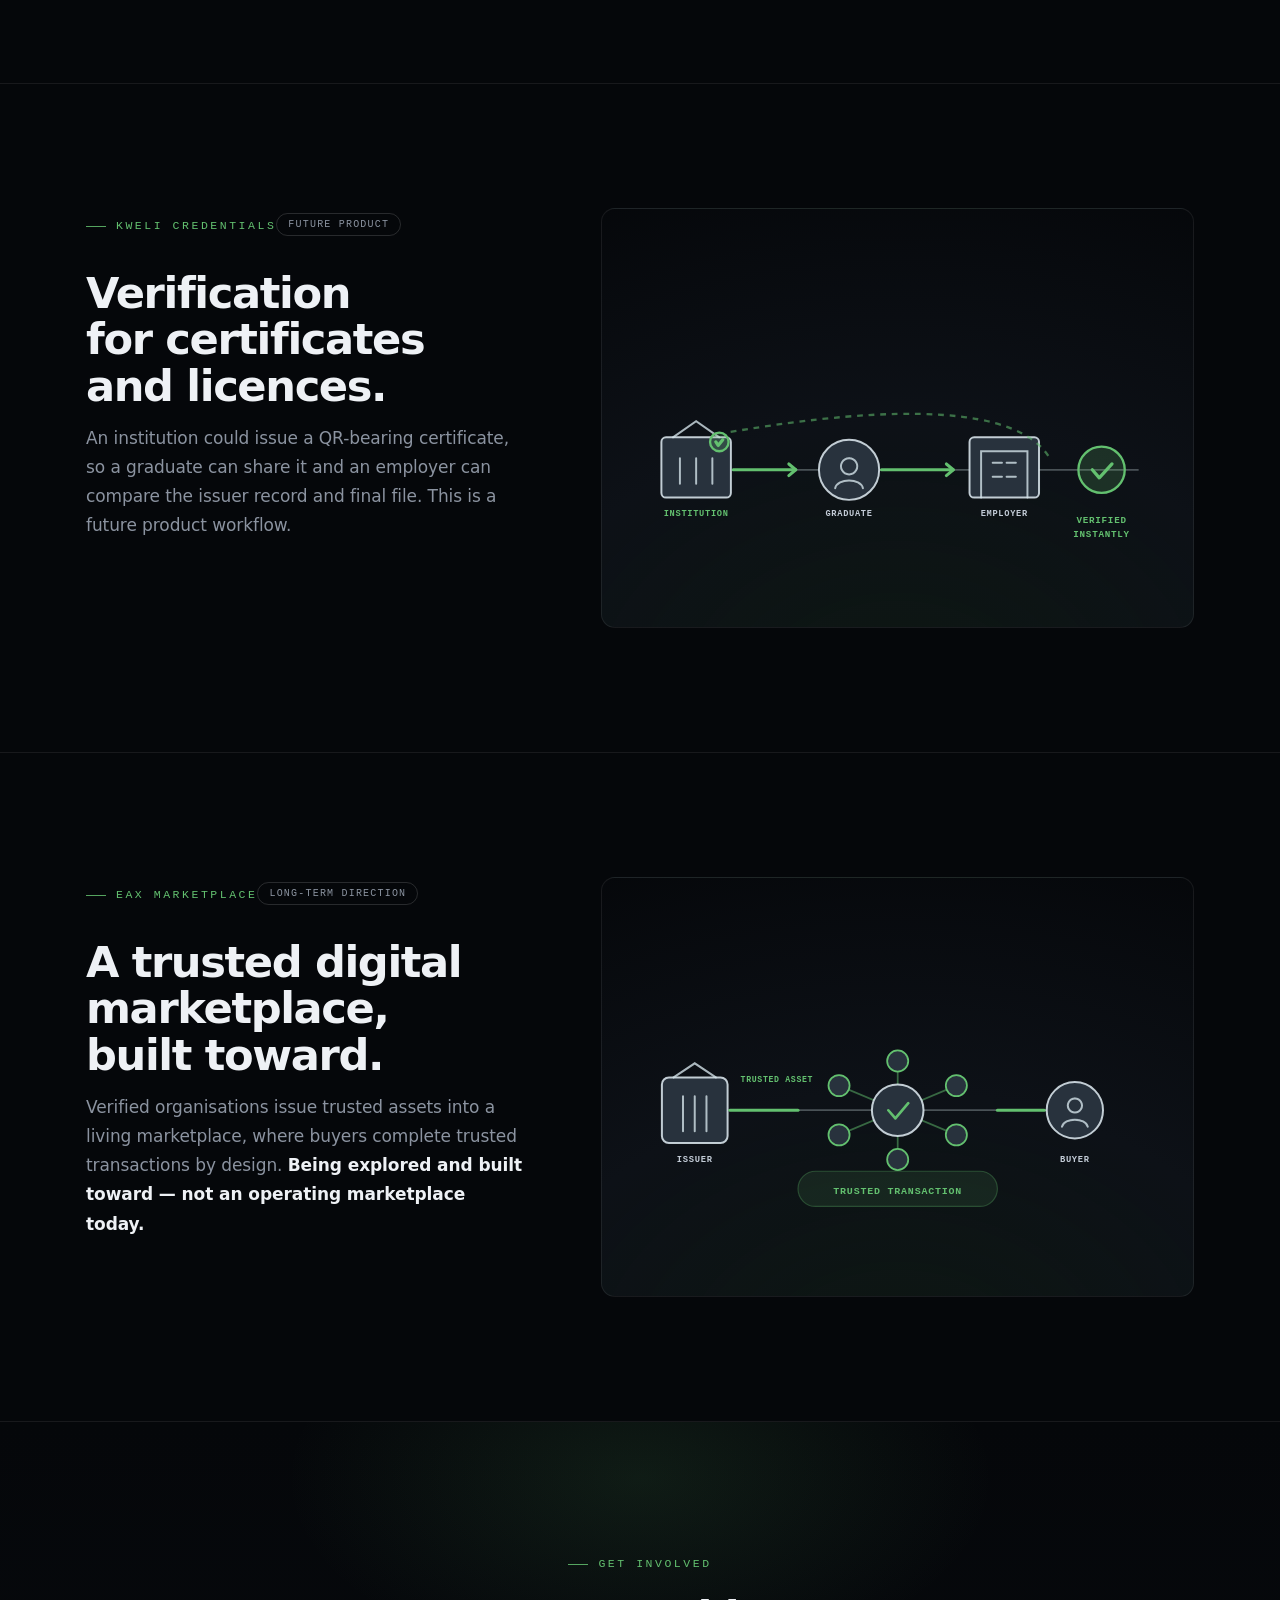
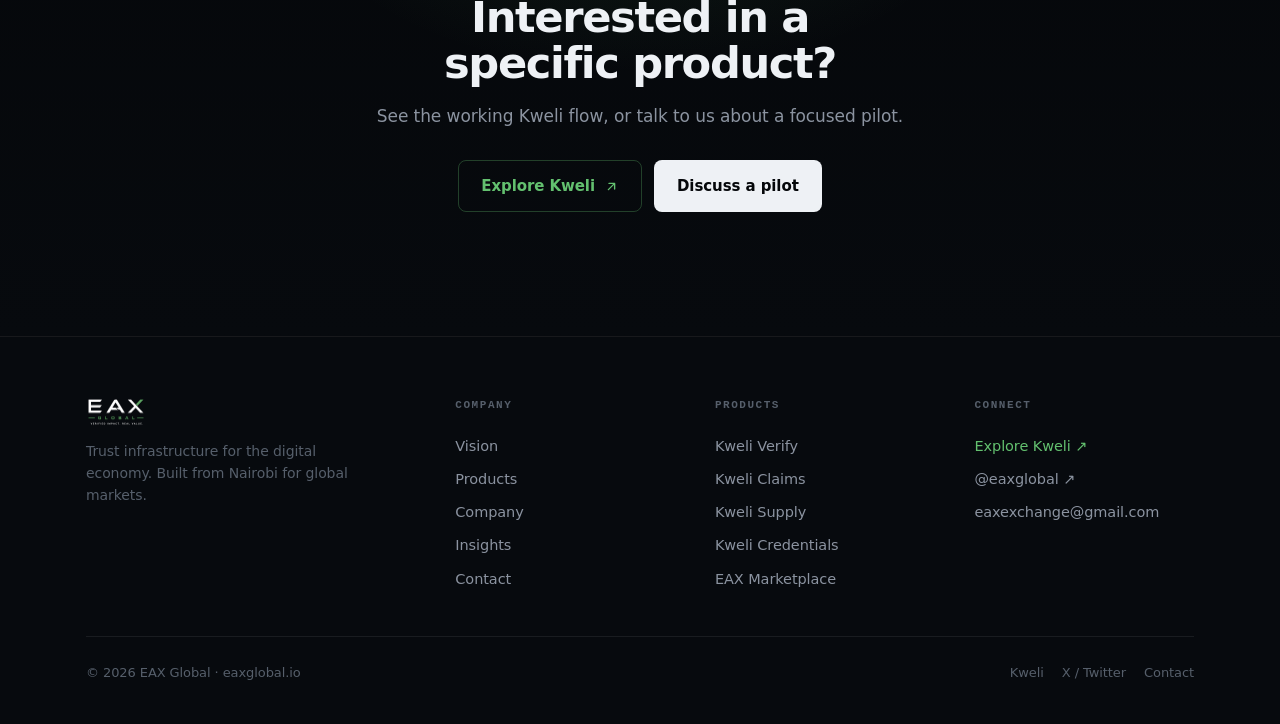
<file: products.html>
<!DOCTYPE html><html lang="en"><head><meta charset="UTF-8"><meta name="viewport" content="width=device-width,initial-scale=1.0"><title>Products — EAX Global trust infrastructure</title><meta name="description" content="Explore the working Kweli Verify flow and EAX Global’s pilot and future product directions for claims, supply chains, credentials and marketplaces."><link rel="canonical" href="https://eaxglobal.io/products.html"><meta name="theme-color" content="#05070a"><meta property="og:type" content="website"><meta property="og:site_name" content="EAX Global"><meta property="og:title" content="Products — EAX Global trust infrastructure"><meta property="og:description" content="Explore the working Kweli Verify flow and EAX Global’s pilot and future product directions for claims, supply chains, credentials and marketplaces."><meta property="og:url" content="https://eaxglobal.io/products.html"><meta property="og:image" content="https://eaxglobal.io/assets/og-image.png"><meta name="twitter:card" content="summary_large_image"><meta name="twitter:site" content="@eaxglobal"><link rel="icon" href="assets/favicon.svg" type="image/svg+xml"><link rel="apple-touch-icon" href="assets/apple-touch-icon.png"><link rel="stylesheet" href="assets/brand.css"><noscript><style>.reveal,[class*=ig-]{opacity:1!important;transform:none!important;filter:none!important}</style></noscript><script>(function(){try{if(!matchMedia("(prefers-reduced-motion: reduce)").matches)document.documentElement.classList.add("motion");}catch(e){}})();</script></head><body><header class="nav"><div class="nav__in"><a class="brand" href="index.html" aria-label="EAX Global home"><img src="assets/logo.png" alt="EAX Global" width="1061" height="536"></a><button class="nav__toggle" aria-label="Menu" aria-expanded="false"><span></span></button><nav class="nav__links" aria-label="Primary"><a href="vision.html">Vision</a><a href="products.html" aria-current="page">Products</a><a href="company.html">Company</a><a href="insights.html">Insights</a><a href="contact.html">Contact</a><a class="nav__kweli" href="https://kweli.solutions" target="_blank" rel="noopener">Explore Kweli <svg viewBox="0 0 24 24" fill="none" stroke="currentColor" stroke-width="2.2" stroke-linecap="round" stroke-linejoin="round"><path d="M7 17L17 7M8 7h9v9"/></svg></a></nav></div></header><main><section class="hero"><div class="wrap hero__content"><div class="eyebrow reveal" style="--i:0">Products &amp; ecosystem</div><h1 class="reveal" style="--i:1">What we’ve built, and where we’re going.</h1><p class="hero__sub reveal" style="--i:2">Kweli is EAX Global’s first working product. The flows below show the product today and the workflows we want to develop around it. Their stages are clearly marked.</p><div class="hero__cta reveal" style="--i:3"><a class="btn btn--outline" href="#verify">Start with Kweli Verify <svg viewBox="0 0 24 24" fill="none" stroke="currentColor" stroke-width="2" stroke-linecap="round" stroke-linejoin="round" class="arrow"><path d="M5 12h14M13 6l6 6-6 6"/></svg></a><a class="btn btn--kweli" href="https://kweli.solutions" target="_blank" rel="noopener">Explore Kweli <svg viewBox="0 0 24 24" fill="none" stroke="currentColor" stroke-width="2.2" stroke-linecap="round" stroke-linejoin="round"><path d="M7 17L17 7M8 7h9v9"/></svg></a></div></div><div class="hero__band"><div class="hero__grain" aria-hidden="true"></div><svg class="hero__scene" viewBox="0 0 1600 384" preserveAspectRatio="xMidYMax meet" aria-hidden="true"><defs>
  <radialGradient id="halo" cx="50%" cy="50%" r="50%"><stop offset="0%" stop-color="#eafff0" stop-opacity=".33"/><stop offset="30%" stop-color="#63c06f" stop-opacity=".12"/><stop offset="66%" stop-color="#63c06f" stop-opacity=".026"/><stop offset="100%" stop-color="#63c06f" stop-opacity="0"/></radialGradient>
  <linearGradient id="core" x1="0" y1="0" x2="1" y2="0"><stop offset="0%" stop-color="#dff7e6" stop-opacity="0"/><stop offset="18%" stop-color="#dff7e6" stop-opacity=".8"/><stop offset="50%" stop-color="#ffffff" stop-opacity="1"/><stop offset="82%" stop-color="#dff7e6" stop-opacity=".8"/><stop offset="100%" stop-color="#dff7e6" stop-opacity="0"/></linearGradient>
  <linearGradient id="form" x1="0" y1="0" x2="0" y2="1"><stop offset="0%" stop-color="#090c11"/><stop offset="55%" stop-color="#0c1416"/><stop offset="85%" stop-color="#123122"/><stop offset="100%" stop-color="#2c6e46"/></linearGradient>
  <linearGradient id="edge" x1="0" y1="0" x2="0" y2="1"><stop offset="0%" stop-color="#cfeed6" stop-opacity=".1"/><stop offset="55%" stop-color="#cfeed6" stop-opacity=".26"/><stop offset="100%" stop-color="#eafff0" stop-opacity=".8"/></linearGradient>
  <radialGradient id="base" cx="50%" cy="50%" r="50%"><stop offset="0%" stop-color="#eafff0" stop-opacity=".5"/><stop offset="42%" stop-color="#63c06f" stop-opacity=".2"/><stop offset="100%" stop-color="#63c06f" stop-opacity="0"/></radialGradient>
  <radialGradient id="contact" cx="50%" cy="50%" r="50%"><stop offset="0%" stop-color="#ffffff" stop-opacity=".85"/><stop offset="30%" stop-color="#d7ffe0" stop-opacity=".5"/><stop offset="64%" stop-color="#63c06f" stop-opacity=".16"/><stop offset="100%" stop-color="#63c06f" stop-opacity="0"/></radialGradient>
  <radialGradient id="vig" cx="50%" cy="44%" r="76%"><stop offset="52%" stop-color="#05070a" stop-opacity="0"/><stop offset="100%" stop-color="#000000" stop-opacity=".72"/></radialGradient>
  <filter id="bS" x="-40%" y="-40%" width="180%" height="180%"><feGaussianBlur stdDeviation="4"/></filter>
  <filter id="bXL" x="-90%" y="-90%" width="280%" height="280%"><feGaussianBlur stdDeviation="40"/></filter>
</defs><rect width="1600" height="384" fill="#05070a"/><ellipse cx="800" cy="312" rx="1080" ry="150" fill="url(#halo)"/><ellipse class="ig-glow" style="--d:0.20s" cx="210" cy="312" rx="79" ry="17" fill="url(#base)"/><g class="ig-art" style="--d:0.20s" transform="translate(210 312) scale(0.860)"><g><path fill="url(#form)" d="M-48 -142 Q-48 -150 -40 -150 L22 -150 L48 -124 L48 -8 Q48 0 40 0 L-40 0 Q-48 0 -48 -8 Z"/><path fill="none" stroke="url(#edge)" stroke-width="1.4" d="M-48 -142 Q-48 -150 -40 -150 L22 -150 L48 -124 L48 -8 Q48 0 40 0 L-40 0 Q-48 0 -48 -8 Z"/><path fill="none" stroke="url(#edge)" stroke-width="1.2" d="M22 -150 L22 -124 L48 -124"/><line x1="-30" y1="-120" x2="30" y2="-120" stroke="rgba(207,238,214,.26)" stroke-width="2"/><line x1="-30" y1="-104" x2="30" y2="-104" stroke="rgba(207,238,214,.26)" stroke-width="2"/><line x1="-30" y1="-88" x2="30" y2="-88" stroke="rgba(207,238,214,.26)" stroke-width="2"/><line x1="-30" y1="-72" x2="30" y2="-72" stroke="rgba(207,238,214,.26)" stroke-width="2"/><line x1="-30" y1="-56" x2="4" y2="-56" stroke="rgba(207,238,214,.26)" stroke-width="2"/></g></g><ellipse class="ig-glow" style="--d:0.36s" cx="452" cy="312" rx="75" ry="16" fill="url(#base)"/><g class="ig-art" style="--d:0.36s" transform="translate(452 312) scale(0.820)"><g><rect x="-85" y="-116" width="170" height="116" rx="6" fill="url(#form)"/><rect x="-85" y="-116" width="170" height="116" rx="6" fill="none" stroke="url(#edge)" stroke-width="1.4"/><rect x="-73" y="-104" width="146" height="90" rx="3" fill="none" stroke="rgba(207,238,214,.26)" stroke-width="1"/><line x1="-34" y1="-90" x2="34" y2="-90" stroke="rgba(207,238,214,.26)" stroke-width="3"/><line x1="-46" y1="-72" x2="46" y2="-72" stroke="rgba(207,238,214,.26)" stroke-width="1.6"/><line x1="-38" y1="-60" x2="38" y2="-60" stroke="rgba(207,238,214,.26)" stroke-width="1.6"/><path d="M-6 -30 L-10 -6 L0 -12 L10 -6 L6 -30 Z" fill="rgba(150,235,166,.66)" opacity=".8"/><circle cx="0" cy="-34" r="15" fill="url(#form)" stroke="rgba(150,235,166,.66)" stroke-width="1.6"/><circle cx="0" cy="-34" r="8" fill="none" stroke="rgba(150,235,166,.66)" stroke-width="1"/><line x1="15.0" y1="-34.0" x2="19.0" y2="-34.0" stroke="rgba(150,235,166,.66)" stroke-width="1.2"/><line x1="10.6" y1="-23.4" x2="13.4" y2="-20.6" stroke="rgba(150,235,166,.66)" stroke-width="1.2"/><line x1="0.0" y1="-19.0" x2="0.0" y2="-15.0" stroke="rgba(150,235,166,.66)" stroke-width="1.2"/><line x1="-10.6" y1="-23.4" x2="-13.4" y2="-20.6" stroke="rgba(150,235,166,.66)" stroke-width="1.2"/><line x1="-15.0" y1="-34.0" x2="-19.0" y2="-34.0" stroke="rgba(150,235,166,.66)" stroke-width="1.2"/><line x1="-10.6" y1="-44.6" x2="-13.4" y2="-47.4" stroke="rgba(150,235,166,.66)" stroke-width="1.2"/><line x1="-0.0" y1="-49.0" x2="-0.0" y2="-53.0" stroke="rgba(150,235,166,.66)" stroke-width="1.2"/><line x1="10.6" y1="-44.6" x2="13.4" y2="-47.4" stroke="rgba(150,235,166,.66)" stroke-width="1.2"/></g></g><ellipse class="ig-glow" style="--d:0.52s" cx="690" cy="312" rx="79" ry="17" fill="url(#base)"/><g class="ig-art" style="--d:0.52s" transform="translate(690 312) scale(0.860)"><g><rect x="-38" y="-158" width="92" height="150" rx="7" fill="url(#form)" stroke="url(#edge)" stroke-width="1" opacity=".5"/><rect x="-43" y="-154" width="92" height="152" rx="7" fill="url(#form)" stroke="url(#edge)" stroke-width="1.1" opacity=".7"/><rect x="-48" y="-150" width="94" height="150" rx="7" fill="url(#form)"/><rect x="-48" y="-150" width="94" height="150" rx="7" fill="none" stroke="url(#edge)" stroke-width="1.4"/><line x1="-32" y1="-132" x2="30" y2="-132" stroke="rgba(207,238,214,.26)" stroke-width="1.8"/><line x1="-32" y1="-118" x2="30" y2="-118" stroke="rgba(207,238,214,.26)" stroke-width="1.8"/><line x1="-32" y1="-104" x2="30" y2="-104" stroke="rgba(207,238,214,.26)" stroke-width="1.8"/><line x1="-32" y1="-90" x2="30" y2="-90" stroke="rgba(207,238,214,.26)" stroke-width="1.8"/><path d="M-30 -40 c6 -12 12 6 18 -4 c4 -6 9 4 14 -6" fill="none" stroke="rgba(150,235,166,.66)" stroke-width="2" stroke-linecap="round"/><line x1="-32" y1="-30" x2="30" y2="-30" stroke="rgba(207,238,214,.26)" stroke-width="1.4"/><path d="M-40 -30 l6 6 M-34 -30 l-6 6" stroke="rgba(150,235,166,.66)" stroke-width="1.4"/></g></g><ellipse class="ig-glow" style="--d:0.68s" cx="895" cy="312" rx="79" ry="17" fill="url(#base)"/><g class="ig-art" style="--d:0.68s" transform="translate(895 312) scale(0.860)"><g><rect x="-56" y="-132" width="112" height="132" rx="16" fill="url(#form)"/><rect x="-56" y="-132" width="112" height="132" rx="16" fill="none" stroke="url(#edge)" stroke-width="1.4"/><path d="M-2 -108 C2 -86 6 -82 26 -78 C6 -74 2 -70 -2 -48 C-6 -70 -10 -74 -30 -78 C-10 -82 -6 -86 -2 -108 Z" transform="translate(2 0)" fill="rgba(150,235,166,.66)"/><path d="M30 -54 C31 -46 33 -44 40 -43 C33 -42 31 -40 30 -32 C29 -40 27 -42 20 -43 C27 -44 29 -46 30 -54 Z" fill="rgba(150,235,166,.66)" opacity=".8"/><line x1="-30" y1="-26" x2="22" y2="-26" stroke="rgba(207,238,214,.26)" stroke-width="1.8"/><line x1="-30" y1="-16" x2="4" y2="-16" stroke="rgba(207,238,214,.26)" stroke-width="1.8"/></g></g><ellipse class="ig-glow" style="--d:0.84s" cx="1112" cy="312" rx="79" ry="17" fill="url(#base)"/><g class="ig-art" style="--d:0.84s" transform="translate(1112 312) scale(0.860)"><g><rect x="-52" y="-142" width="104" height="142" rx="8" fill="url(#form)"/><rect x="-52" y="-142" width="104" height="142" rx="8" fill="none" stroke="url(#edge)" stroke-width="1.4"/><line x1="-36" y1="-126" x2="6" y2="-126" stroke="rgba(207,238,214,.26)" stroke-width="2.4"/><path d="M26 -132 v12 M20 -129 h12 M20 -123 h12" stroke="rgba(150,235,166,.66)" stroke-width="1.4" fill="none"/><line x1="-36" y1="-106" x2="-14" y2="-106" stroke="rgba(207,238,214,.26)" stroke-width="1.6"/><line x1="8" y1="-106" x2="36" y2="-106" stroke="rgba(207,238,214,.26)" stroke-width="1.6"/><line x1="-36" y1="-92" x2="-14" y2="-92" stroke="rgba(207,238,214,.26)" stroke-width="1.6"/><line x1="8" y1="-92" x2="36" y2="-92" stroke="rgba(207,238,214,.26)" stroke-width="1.6"/><line x1="-36" y1="-78" x2="-14" y2="-78" stroke="rgba(207,238,214,.26)" stroke-width="1.6"/><line x1="8" y1="-78" x2="36" y2="-78" stroke="rgba(207,238,214,.26)" stroke-width="1.6"/><line x1="-36" y1="-22" x2="38" y2="-22" stroke="rgba(207,238,214,.26)" stroke-width="1.4"/><rect x="-30" y="-38" width="8" height="16" rx="1.5" fill="rgba(150,235,166,.66)" opacity=".85"/><rect x="-16" y="-52" width="8" height="30" rx="1.5" fill="rgba(150,235,166,.66)" opacity=".85"/><rect x="-2" y="-44" width="8" height="22" rx="1.5" fill="rgba(150,235,166,.66)" opacity=".85"/><rect x="12" y="-60" width="8" height="38" rx="1.5" fill="rgba(150,235,166,.66)" opacity=".85"/><rect x="26" y="-50" width="8" height="28" rx="1.5" fill="rgba(150,235,166,.66)" opacity=".85"/></g></g><ellipse class="ig-glow" style="--d:1.00s" cx="1372" cy="312" rx="77" ry="17" fill="url(#base)"/><g class="ig-art" style="--d:1.00s" transform="translate(1372 312) scale(0.840)"><g><path d="M-58 -92 L58 -92 L58 0 L-58 0 Z" fill="url(#form)"/><path d="M-58 -92 L-30 -114 L86 -114 L58 -92 Z" fill="url(#form)" opacity=".82"/><path d="M58 -92 L86 -114 L86 -22 L58 0 Z" fill="url(#form)" opacity=".62"/><path d="M-58 -92 L58 -92 L58 0 L-58 0 Z M-58 -92 L-30 -114 L86 -114 L58 -92 M58 -92 L86 -114 L86 -22 L58 0" fill="none" stroke="url(#edge)" stroke-width="1.4"/><line x1="-6" y1="-92" x2="-6" y2="0" stroke="rgba(207,238,214,.26)" stroke-width="6" opacity=".7"/><line x1="-6" y1="-92" x2="22" y2="-114" stroke="rgba(207,238,214,.26)" stroke-width="5" opacity=".5"/><line x1="-58" y1="-48" x2="58" y2="-48" stroke="rgba(207,238,214,.26)" stroke-width="5" opacity=".6"/><rect x="18" y="-40" width="34" height="30" rx="2" fill="url(#form)" stroke="rgba(150,235,166,.66)" stroke-width="1.1"/><line x1="22" y1="-34" x2="22" y2="-24" stroke="rgba(150,235,166,.66)" stroke-width="0.9"/><line x1="25" y1="-34" x2="25" y2="-24" stroke="rgba(150,235,166,.66)" stroke-width="1.4"/><line x1="27" y1="-34" x2="27" y2="-24" stroke="rgba(150,235,166,.66)" stroke-width="0.9"/><line x1="31" y1="-34" x2="31" y2="-24" stroke="rgba(150,235,166,.66)" stroke-width="1.4"/><line x1="34" y1="-34" x2="34" y2="-24" stroke="rgba(150,235,166,.66)" stroke-width="0.9"/><line x1="36" y1="-34" x2="36" y2="-24" stroke="rgba(150,235,166,.66)" stroke-width="1.4"/><line x1="40" y1="-34" x2="40" y2="-24" stroke="rgba(150,235,166,.66)" stroke-width="0.9"/><line x1="44" y1="-34" x2="44" y2="-24" stroke="rgba(150,235,166,.66)" stroke-width="1.4"/><line x1="22" y1="-19" x2="48" y2="-19" stroke="rgba(150,235,166,.66)" stroke-width="1.2"/></g></g><rect x="0" y="308" width="1600" height="9" fill="url(#core)" filter="url(#bS)"/><rect x="0" y="311.5" width="1600" height="1.4" fill="url(#core)"/></svg></div></section><section class="section section--tint"><div class="wrap reveal"><div style="display:flex;gap:12px;flex-wrap:wrap;align-items:center"><span class="mono" style="font-size:11px;letter-spacing:.14em;text-transform:uppercase;color:var(--faint)">Stages</span><span class="stage stage--live">Working MVP</span><span class="stage">Pilot focus</span><span class="stage">In development</span><span class="stage">Future direction</span></div><p class="lede" style="font-size:14.5px;margin-top:14px">Kweli Verify has a <span style="color:var(--accent)">working issuer and verifier flow</span>. The public Kweli page is a guided showcase with a local sample checker. The other product stages describe pilots or future directions.</p></div></section><section class="section" id="verify"><div class="wrap"><div class="two-col"><div class="reveal"><div class="eyebrow">Kweli Verify</div><span class="stage stage--live">Working MVP</span><h2 class="title" style="max-width:18ch;margin:14px 0 14px">Document integrity and authenticity.</h2><div class="prose"><p>An issuer registers a source document, places its Kweli QR and issues the final file. The recipient checks the QR record, then compares an exact digital copy against the issued file. A matching file does not establish that every statement inside it is true.</p><p style="margin-top:14px"><a class="btn btn--kweli" href="https://kweli.solutions/verify" target="_blank" rel="noopener">See the Kweli flow <svg viewBox="0 0 24 24" fill="none" stroke="currentColor" stroke-width="2.2" stroke-linecap="round" stroke-linejoin="round"><path d="M7 17L17 7M8 7h9v9"/></svg></a></p></div></div><div class="flow reveal" data-flow><svg viewBox="0 0 520 240" style="--D:5s" role="img" aria-label="Kweli Verify demo: a document is hashed into a fingerprint, recorded on the trust layer, and confirmed verified."><line class="fx-flowline" x1="70" y1="150" x2="470" y2="150"/><g class="fx-appear" style="--sd:0s"><rect class="fx-rec" x="46" y="118" width="54" height="66" rx="6"/><line class="fx-dl" x1="56" y1="134" x2="90" y2="134"/><line class="fx-dl" x1="56" y1="145" x2="90" y2="145"/><line class="fx-dl" x1="56" y1="156" x2="76" y2="156"/><path class="fx-fold" d="M84 118 l16 0 l0 16" fill="none"/><text class="fx-lbl" x="73" y="206" text-anchor="middle" style="font-size:9px">Document</text></g><g class="fx-appear" style="--sd:.5s"><path class="fx-conn fx-acc" d="M104 150 H150"/><path class="fx-acc" d="M144 145 l6 5 l-6 5"/></g><g class="fx-appear" style="--sd:.9s"><rect class="fx-node" x="150" y="128" width="118" height="44" rx="8"/><text class="fx-hash" x="209" y="149" text-anchor="middle">0x7f3a…91c4</text><text class="fx-lbl" x="209" y="164" text-anchor="middle" style="font-size:7.5px">FINGERPRINT</text></g><text class="fx-lbl" x="209" y="206" text-anchor="middle" style="font-size:9px">Hashed</text><g class="fx-appear" style="--sd:1.4s"><path class="fx-conn fx-acc" d="M268 150 H314"/><path class="fx-acc" d="M308 145 l6 5 l-6 5"/></g><g class="fx-appear" style="--sd:1.8s"><rect class="fx-layerbar" x="316" y="146" width="70" height="8" rx="4"/><g class="fx-pulse-ring" style="--sd:2.0s"><rect x="316" y="146" width="70" height="8" rx="4" fill="none" stroke="var(--accent)" stroke-width="1.4"/></g><text class="fx-lbl-on" x="351" y="206" text-anchor="middle" style="font-size:8px">TRUST LAYER</text></g><g class="fx-appear" style="--sd:2.3s"><path class="fx-conn fx-acc" d="M386 150 H424"/><path class="fx-acc" d="M418 145 l6 5 l-6 5"/></g><g class="fx-pop" style="--sd:2.7s"><circle class="fx-badge" cx="452" cy="150" r="20"/><path class="fx-check" d="M444 150 l6 7 l11 -12" style="--cl:26"/></g><text class="fx-lbl-on" x="452" y="206" text-anchor="middle" style="font-size:9px">Verified</text><circle class="fx-tok" r="4" style="--sd:.3s;offset-path:path('M104 150 H452')"/></svg></div></div></div></section><section class="section" id="claims"><div class="wrap"><div class="two-col"><div class="reveal"><div class="eyebrow">Kweli Claims</div><span class="stage">Pilot focus</span><h2 class="title" style="max-width:18ch;margin:14px 0 14px">An integrity layer for insurance claims.</h2><div class="prose"><p>Garages and assessors register the final documents they issue. A claims handler can inspect each QR record and check an exact file before making a claim decision in the insurer’s own system. This is a pilot workflow.</p></div></div><div class="flow reveal" data-flow><svg viewBox="0 0 470 250" style="--D:6.5s" role="img" aria-label="Kweli Claims demo: a garage invoice, repair estimate and assessor report converge into a claim file, are verified on the trust layer, available for review and a human claim decision."><g class="fx-appear" style="--sd:0.0s"><g transform="translate(34 44)"><rect class="fx-rec" x="0" y="0" width="54" height="50" rx="6"/><line class="fx-dl" x1="10" y1="16" x2="44" y2="16"/><line class="fx-dl" x1="10" y1="27" x2="30" y2="27"/></g><text class="fx-lbl" x="61" y="38" text-anchor="middle" style="font-size:7.5px">GARAGE INVOICE</text><g class="fx-pop" style="--sd:1.4s"><circle class="fx-badge" cx="84" cy="52" r="8"/><path class="fx-check" d="M81 52 l2 3 l4 -5" style="--cl:16"/></g></g><path class="fx-conn fx-line" d="M88 69 C150 69 175 130 226 138" style="--len:180"/><circle class="fx-tok" r="3.5" style="--sd:0.4s;offset-path:path('M88 69 C150 69 175 130 226 138')"/><g class="fx-appear" style="--sd:0.35s"><g transform="translate(34 118)"><rect class="fx-rec" x="0" y="0" width="54" height="50" rx="6"/><line class="fx-dl" x1="10" y1="16" x2="44" y2="16"/><line class="fx-dl" x1="10" y1="27" x2="30" y2="27"/></g><text class="fx-lbl" x="61" y="112" text-anchor="middle" style="font-size:7.5px">REPAIR ESTIMATE</text><g class="fx-pop" style="--sd:1.7999999999999998s"><circle class="fx-badge" cx="84" cy="126" r="8"/><path class="fx-check" d="M81 126 l2 3 l4 -5" style="--cl:16"/></g></g><path class="fx-conn fx-line" d="M88 143 C150 143 175 130 226 138" style="--len:180"/><circle class="fx-tok" r="3.5" style="--sd:0.75s;offset-path:path('M88 143 C150 143 175 130 226 138')"/><g class="fx-appear" style="--sd:0.7s"><g transform="translate(34 192)"><rect class="fx-rec" x="0" y="0" width="54" height="50" rx="6"/><line class="fx-dl" x1="10" y1="16" x2="44" y2="16"/><line class="fx-dl" x1="10" y1="27" x2="30" y2="27"/></g><text class="fx-lbl" x="61" y="186" text-anchor="middle" style="font-size:7.5px">ASSESSOR REPORT</text><g class="fx-pop" style="--sd:2.2s"><circle class="fx-badge" cx="84" cy="200" r="8"/><path class="fx-check" d="M81 200 l2 3 l4 -5" style="--cl:16"/></g></g><path class="fx-conn fx-line" d="M88 217 C150 217 175 130 226 138" style="--len:180"/><circle class="fx-tok" r="3.5" style="--sd:1.1s;offset-path:path('M88 217 C150 217 175 130 226 138')"/><g class="fx-appear" style="--sd:1.6s"><rect class="fx-node" x="226" y="96" width="86" height="96" rx="8"/><text class="fx-lbl-on" x="269" y="112" text-anchor="middle" style="font-size:7.5px">CLAIM FILE</text><g class="fx-pop" style="--sd:2.0s"><path class="fx-check" d="M238 132 l4 5 l7 -8" style="--cl:18"/></g><line class="fx-dl" x1="256" y1="132" x2="300" y2="132"/><g class="fx-pop" style="--sd:2.35s"><path class="fx-check" d="M238 152 l4 5 l7 -8" style="--cl:18"/></g><line class="fx-dl" x1="256" y1="152" x2="300" y2="152"/><g class="fx-pop" style="--sd:2.7s"><path class="fx-check" d="M238 172 l4 5 l7 -8" style="--cl:18"/></g><line class="fx-dl" x1="256" y1="172" x2="286" y2="172"/></g><g class="fx-appear" style="--sd:2.2s"><rect class="fx-layerbar" x="230" y="200" width="78" height="6" rx="3"/></g><g class="fx-appear" style="--sd:3.4s"><path class="fx-conn fx-acc" d="M312 144 H352" style="--len:40"/></g><g class="fx-appear" style="--sd:3.6s" transform="translate(354 108)"><rect class="fx-node" x="0" y="0" width="60" height="72" rx="10"/><path class="fx-ai" d="M28 14 C30 26 33 29 44 31 C33 33 30 36 28 48 C26 36 23 33 12 31 C23 29 26 26 28 14Z"/><g class="fx-scan-v" style="--sd:3.8s"><rect x="4" y="4" width="52" height="3" rx="1.5" fill="var(--accent)"/></g><text class="fx-lbl-on" x="30" y="64" text-anchor="middle" style="font-size:7px">CLAIMS REVIEW</text></g><g class="fx-pop" style="--sd:5.4s"><rect x="326" y="196" width="140" height="34" rx="17" fill="var(--accent-soft)" stroke="var(--accent-line)" stroke-width="1"/><path class="fx-acc" d="M344 213 l6 6 l11 -12" stroke-width="2.4"/><text class="fx-lbl-on" x="372" y="217" text-anchor="start" style="font-size:9px">DECISION</text></g></svg></div></div></div></section><section class="section" id="supply"><div class="wrap"><div class="two-col"><div class="reveal"><div class="eyebrow">Kweli Supply</div><span class="stage">In development</span><h2 class="title" style="max-width:18ch;margin:14px 0 14px">Trust for supply chains and trade.</h2><div class="prose"><p>The proposed workflow would let a manufacturer register a certificate or shipment document, place a QR on the final file and give downstream parties a way to check the issuer record and exact file. This product is in development.</p></div></div><div class="flow reveal" data-flow><svg viewBox="0 0 520 210" style="--D:5.5s" role="img" aria-label="Kweli Supply demo: a shipment travels from manufacturer, gains a certificate, moves through the port to the buyer, arriving verified."><path class="fx-route" d="M60 150 C110 120 130 108 160 120 C210 140 220 168 260 150 C310 128 330 108 360 120 C410 140 420 168 455 150"/><path class="fx-route-lit fx-conn" d="M60 150 C110 120 130 108 160 120 C210 140 220 168 260 150 C310 128 330 108 360 120 C410 140 420 168 455 150" style="--len:520"/><g class="fx-appear" style="--sd:0.0s"><circle class="fx-node-c" cx="60" cy="150" r="17"/><path class="fx-dl" d="M53 148h14M53 153h14"/><text class="fx-lbl" x="60" y="184" text-anchor="middle" style="font-size:7.5px">MANUFACTURER</text></g><g class="fx-appear" style="--sd:0.2s"><circle class="fx-node-c" cx="160" cy="120" r="17"/><path class="fx-dl" d="M154 117h12M154 123h9"/><circle class="fx-dl" cx="163" cy="125" r="3" fill="none"/><text class="fx-lbl" x="160" y="154" text-anchor="middle" style="font-size:7.5px">CERTIFICATE</text></g><g class="fx-appear" style="--sd:0.4s"><circle class="fx-node-c" cx="260" cy="150" r="17"/><path class="fx-dl" d="M253 145 h14 v10 h-14z M260 145 v10"/><text class="fx-lbl" x="260" y="184" text-anchor="middle" style="font-size:7.5px">SHIPMENT</text></g><g class="fx-appear" style="--sd:0.6000000000000001s"><circle class="fx-node-c" cx="360" cy="120" r="17"/><path class="fx-dl" d="M360 113 v14 M354 127h12 M360 117 l6 3 M360 117 l-6 3"/><text class="fx-lbl" x="360" y="154" text-anchor="middle" style="font-size:7.5px">PORT</text></g><g class="fx-appear" style="--sd:0.8s"><circle class="fx-node-c" cx="455" cy="150" r="17"/><path class="fx-dl" d="M448 148h14M448 153h14"/><text class="fx-lbl" x="455" y="184" text-anchor="middle" style="font-size:7.5px">BUYER</text></g><g class="fx-pop" style="--sd:3.4s"><circle class="fx-badge" cx="470" cy="135" r="10"/><path class="fx-check" d="M466 135 l3 3 l6 -6" style="--cl:16"/></g><g class="fx-tok-box" style="offset-path:path('M60 150 C110 120 130 108 160 120 C210 140 220 168 260 150 C310 128 330 108 360 120 C410 140 420 168 455 150')"><rect x="-9" y="-7" width="18" height="14" rx="2" fill="var(--accent)"/></g><text class="fx-lbl-on" x="455" y="200" text-anchor="middle" style="font-size:7.5px">VERIFIED</text></svg></div></div></div></section><section class="section" id="credentials"><div class="wrap"><div class="two-col"><div class="reveal"><div class="eyebrow">Kweli Credentials</div><span class="stage">Future product</span><h2 class="title" style="max-width:18ch;margin:14px 0 14px">Verification for certificates and licences.</h2><div class="prose"><p>An institution could issue a QR-bearing certificate, so a graduate can share it and an employer can compare the issuer record and final file. This is a future product workflow.</p></div></div><div class="flow reveal" data-flow><svg viewBox="0 0 476 210" style="--D:5s" role="img" aria-label="Kweli Credentials demo: an institution issues a credential to a graduate, who presents it to an employer, verified instantly against the institution."><line class="fx-flowline" x1="66" y1="150" x2="446" y2="150"/><g class="fx-appear" style="--sd:0s"><rect class="fx-node" x="34" y="122" width="60" height="52" rx="4"/><path class="fx-dl" d="M44 122 l20 -14 l20 14 M50 140v22M64 140v22M78 140v22"/><circle class="fx-badge" cx="84" cy="126" r="8"/><path class="fx-check" d="M81 126 l2 3 l4 -5" style="--cl:16"/><text class="fx-lbl-on" x="64" y="190" text-anchor="middle" style="font-size:7.5px">INSTITUTION</text></g><g class="fx-appear" style="--sd:1.2s"><path class="fx-conn fx-acc" d="M96 150 H150"/><path class="fx-acc" d="M144 145 l6 5 l-6 5"/></g><g class="fx-appear" style="--sd:1.4s"><circle class="fx-node-c" cx="196" cy="150" r="26"/><path class="fx-dl" d="M196 140 a7 7 0 1 0 .1 0M184 166c2-9 22-9 24 0"/><text class="fx-lbl" x="196" y="190" text-anchor="middle" style="font-size:7.5px">GRADUATE</text></g><g class="fx-appear" style="--sd:2.0s"><path class="fx-conn fx-acc" d="M224 150 H286"/><path class="fx-acc" d="M280 145 l6 5 l-6 5"/></g><g class="fx-appear" style="--sd:2.2s"><rect class="fx-node" x="300" y="122" width="60" height="52" rx="4"/><path class="fx-dl" d="M310 174v-40h40v40M320 144h8M332 144h8M320 156h8M332 156h8"/><text class="fx-lbl" x="330" y="190" text-anchor="middle" style="font-size:7.5px">EMPLOYER</text></g><g class="fx-snap" style="--sd:3.0s"><circle class="fx-badge" cx="414" cy="150" r="20"/><path class="fx-check" d="M406 150 l6 7 l11 -12" style="--cl:26"/><text class="fx-lbl-on" x="414" y="196" text-anchor="middle" style="font-size:8px">VERIFIED</text><text class="fx-lbl-on" x="414" y="208" text-anchor="middle" style="font-size:8px">INSTANTLY</text></g><path class="fx-verify-beam" d="M368 138 C340 96 240 92 90 118" style="--len:340"/><g class="fx-cred" style="offset-path:path('M96 150 L196 150 L330 150')"><rect x="-12" y="-9" width="24" height="18" rx="3" fill="var(--panel)" stroke="var(--accent)" stroke-width="1.4"/><path d="M-6 -2h12M-6 3h8" stroke="var(--accent)" stroke-width="1.2"/></g></svg></div></div></div></section><section class="section" id="marketplace"><div class="wrap"><div class="two-col"><div class="reveal"><div class="eyebrow">EAX Marketplace</div><span class="stage">Long-term direction</span><h2 class="title" style="max-width:18ch;margin:14px 0 14px">A trusted digital marketplace, built toward.</h2><div class="prose"><p>Verified organisations issue trusted assets into a living marketplace, where buyers complete trusted transactions by design. <strong>Being explored and built toward — not an operating marketplace today.</strong></p></div></div><div class="flow reveal" data-flow><svg viewBox="0 0 470 240" style="--D:5.5s" role="img" aria-label="EAX Marketplace concept: an issuer creates a trusted asset, a buyer checks its proof, and a possible future transaction follows."><line class="fx-flowline" x1="70" y1="140" x2="410" y2="140"/><g class="fx-appear" style="--sd:0s"><rect class="fx-node" x="34" y="112" width="56" height="56" rx="6"/><path class="fx-dl" d="M44 112 l18 -12 l18 12M52 128v30M62 128v30M72 128v30"/><text class="fx-lbl" x="62" y="184" text-anchor="middle" style="font-size:7.5px">ISSUER</text></g><g class="fx-appear" style="--sd:.9s"><path class="fx-conn fx-acc" d="M92 140 H150"/></g><text class="fx-lbl-on" x="132" y="116" text-anchor="middle" style="font-size:7px">TRUSTED ASSET</text><g class="fx-appear" style="--sd:1.5s"><line class="fx-mk-edge" x1="235" y1="140" x2="235" y2="98"/><circle class="fx-mk-orb" cx="235" cy="98" r="9" style="--sd:1.6s"/><circle class="fx-mk-pulse" cx="235" cy="140" r="3" style="--tx:0px;--ty:-42px;--sd:2.0s"/><line class="fx-mk-edge" x1="235" y1="140" x2="285" y2="119"/><circle class="fx-mk-orb" cx="285" cy="119" r="9" style="--sd:1.7200000000000002s"/><circle class="fx-mk-pulse" cx="235" cy="140" r="3" style="--tx:50px;--ty:-21px;--sd:2.18s"/><line class="fx-mk-edge" x1="235" y1="140" x2="285" y2="161"/><circle class="fx-mk-orb" cx="285" cy="161" r="9" style="--sd:1.84s"/><circle class="fx-mk-pulse" cx="235" cy="140" r="3" style="--tx:50px;--ty:21px;--sd:2.36s"/><line class="fx-mk-edge" x1="235" y1="140" x2="235" y2="182"/><circle class="fx-mk-orb" cx="235" cy="182" r="9" style="--sd:1.96s"/><circle class="fx-mk-pulse" cx="235" cy="140" r="3" style="--tx:0px;--ty:42px;--sd:2.54s"/><line class="fx-mk-edge" x1="235" y1="140" x2="185" y2="161"/><circle class="fx-mk-orb" cx="185" cy="161" r="9" style="--sd:2.08s"/><circle class="fx-mk-pulse" cx="235" cy="140" r="3" style="--tx:-50px;--ty:21px;--sd:2.7199999999999998s"/><line class="fx-mk-edge" x1="235" y1="140" x2="185" y2="119"/><circle class="fx-mk-orb" cx="185" cy="119" r="9" style="--sd:2.2s"/><circle class="fx-mk-pulse" cx="235" cy="140" r="3" style="--tx:-50px;--ty:-21px;--sd:2.9s"/><circle class="fx-node-c" cx="235" cy="140" r="22" style="fill:var(--panel)"/><path d="M227 140 l6 7 l11 -13" fill="none" stroke="var(--accent)" stroke-width="2.2" stroke-linecap="round" stroke-linejoin="round"/></g><g class="fx-appear" style="--sd:2.6s"><path class="fx-conn fx-acc" d="M320 140 H360"/><circle class="fx-node-c" cx="386" cy="140" r="24"/><path class="fx-dl" d="M386 130 a6 6 0 1 0 .1 0M375 154c2-8 20-8 22 0"/><text class="fx-lbl" x="386" y="184" text-anchor="middle" style="font-size:7.5px">BUYER</text></g><circle class="fx-mk-tx fx-tx1" r="3.5" style="offset-path:path('M257 140 H362')"/><circle class="fx-mk-tx fx-tx2" r="3.5" style="offset-path:path('M362 140 H257')"/><g class="fx-pop" style="--sd:4.4s"><rect x="150" y="192" width="170" height="30" rx="15" fill="var(--accent-soft)" stroke="var(--accent-line)" stroke-width="1"/><text class="fx-lbl-on" x="235" y="211" text-anchor="middle" style="font-size:8.5px">TRUSTED TRANSACTION</text></g></svg></div></div></div></section><section class="section cta"><div class="cta__glow"></div><div class="wrap"><div class="cta__in reveal"><div class="eyebrow" style="justify-content:center">Get involved</div><h2 class="title">Interested in a specific product?</h2><p>See the working Kweli flow, or talk to us about a focused pilot.</p><div class="cta__row"><a class="btn btn--kweli" href="https://kweli.solutions" target="_blank" rel="noopener">Explore Kweli <svg viewBox="0 0 24 24" fill="none" stroke="currentColor" stroke-width="2.2" stroke-linecap="round" stroke-linejoin="round"><path d="M7 17L17 7M8 7h9v9"/></svg></a><a class="btn btn--primary" href="contact.html">Discuss a pilot</a></div></div></div></section></main><footer class="footer"><div class="wrap"><div class="footer__top"><div class="footer__brand"><img src="assets/logo.png" alt="EAX Global"><p>Trust infrastructure for the digital economy. Built from Nairobi for global markets.</p></div><div class="footer__col"><h4>Company</h4><a href="vision.html">Vision</a><a href="products.html">Products</a><a href="company.html">Company</a><a href="insights.html">Insights</a><a href="contact.html">Contact</a></div><div class="footer__col"><h4>Products</h4><a href="products.html#verify">Kweli Verify</a><a href="products.html#claims">Kweli Claims</a><a href="products.html#supply">Kweli Supply</a><a href="products.html#credentials">Kweli Credentials</a><a href="products.html#marketplace">EAX Marketplace</a></div><div class="footer__col"><h4>Connect</h4><a class="kweli" href="https://kweli.solutions" target="_blank" rel="noopener">Explore Kweli ↗</a><a href="https://x.com/eaxglobal" target="_blank" rel="noopener">@eaxglobal ↗</a><a href="mailto:eaxexchange@gmail.com">eaxexchange@gmail.com</a></div></div><div class="footer__btm"><p>© <span data-year>2026</span> EAX Global · eaxglobal.io</p><nav><a href="https://kweli.solutions" target="_blank" rel="noopener">Kweli</a><a href="https://x.com/eaxglobal" target="_blank" rel="noopener">X / Twitter</a><a href="contact.html">Contact</a></nav></div></div></footer><script src="assets/brand.js" defer></script></body></html>
</file>
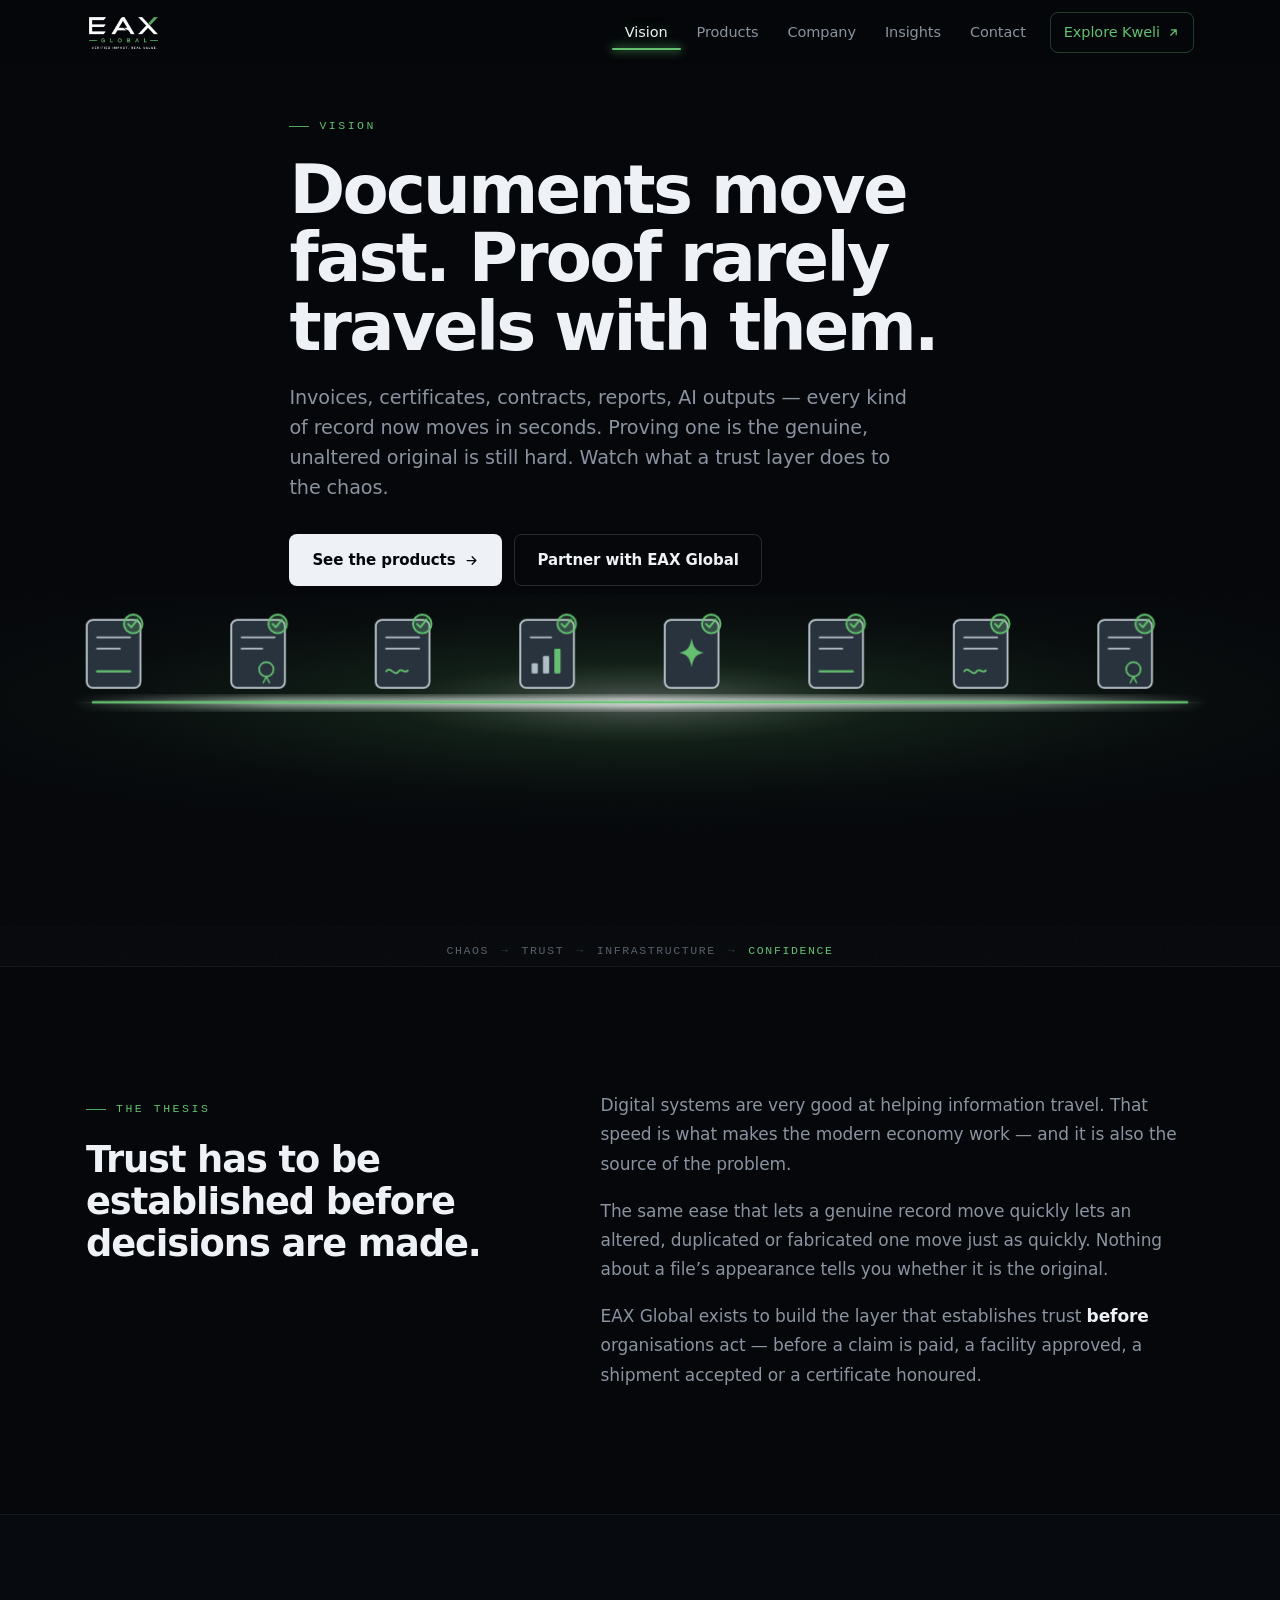
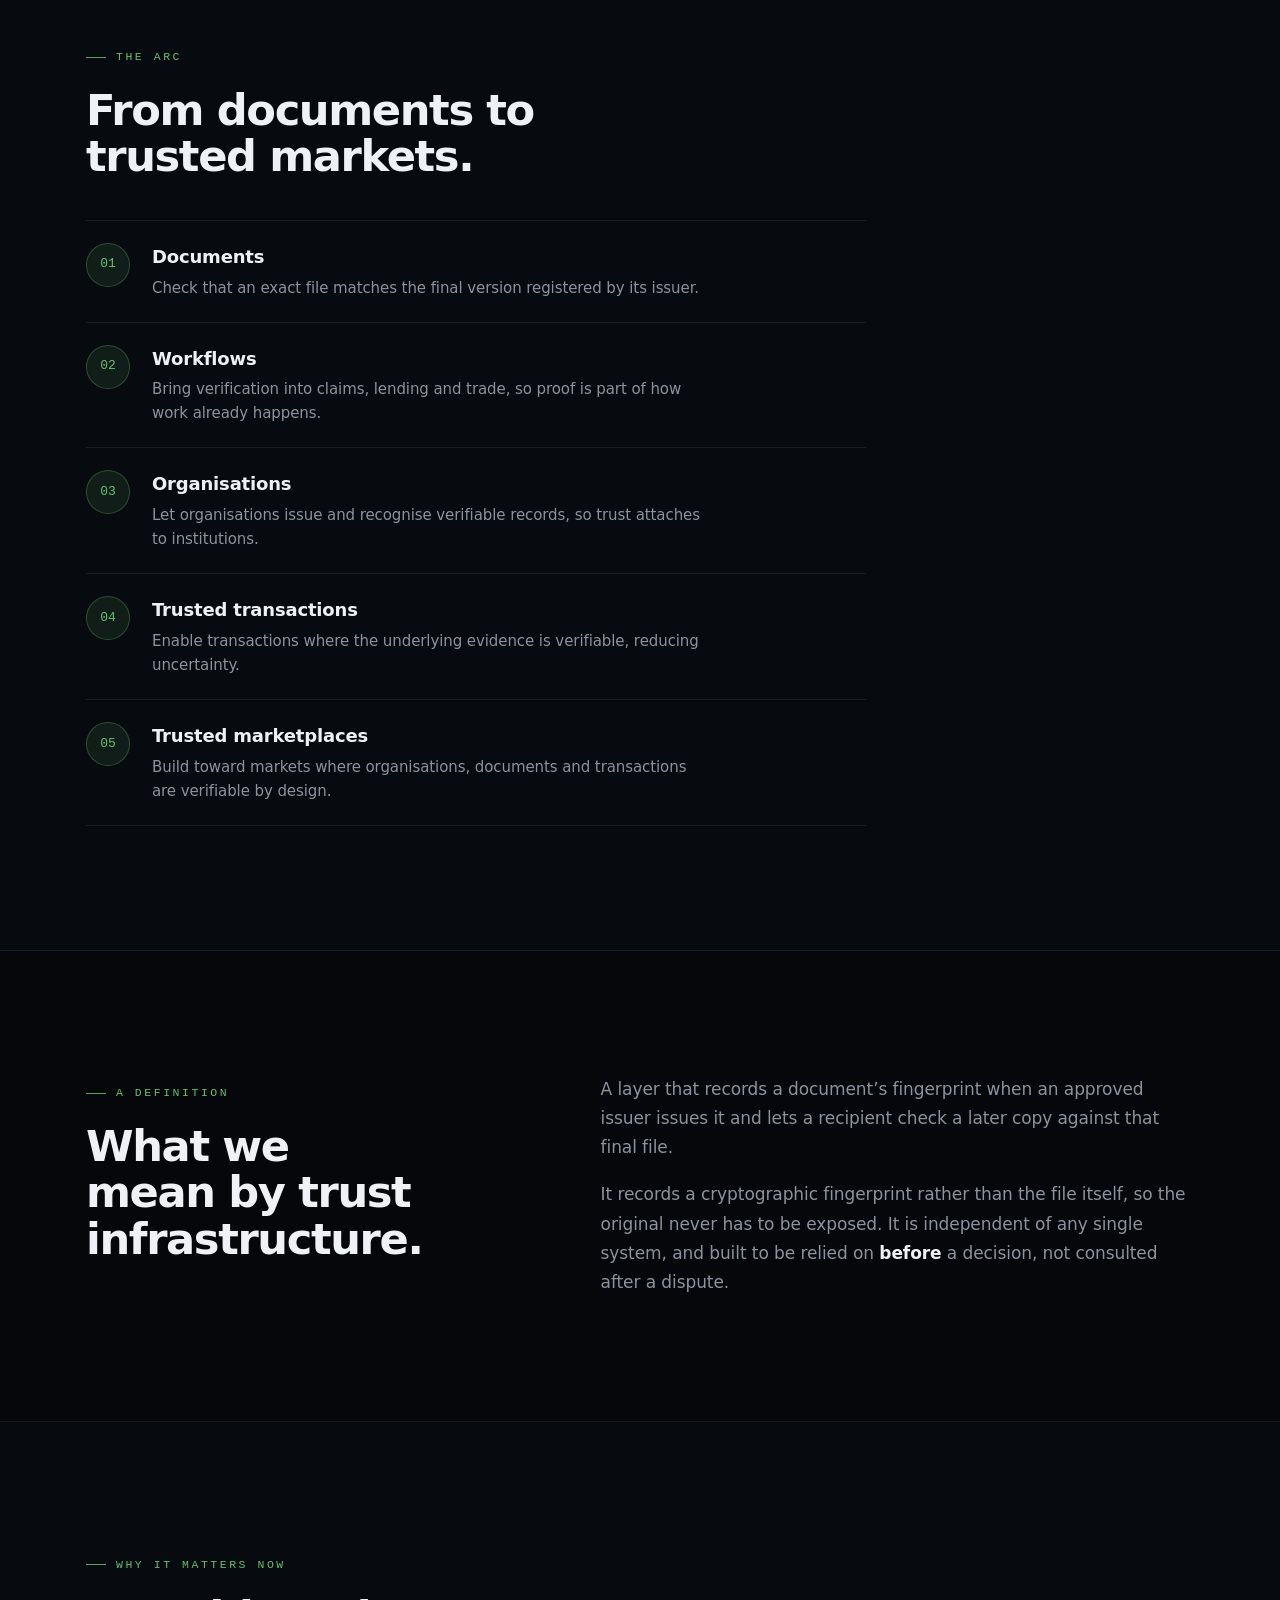
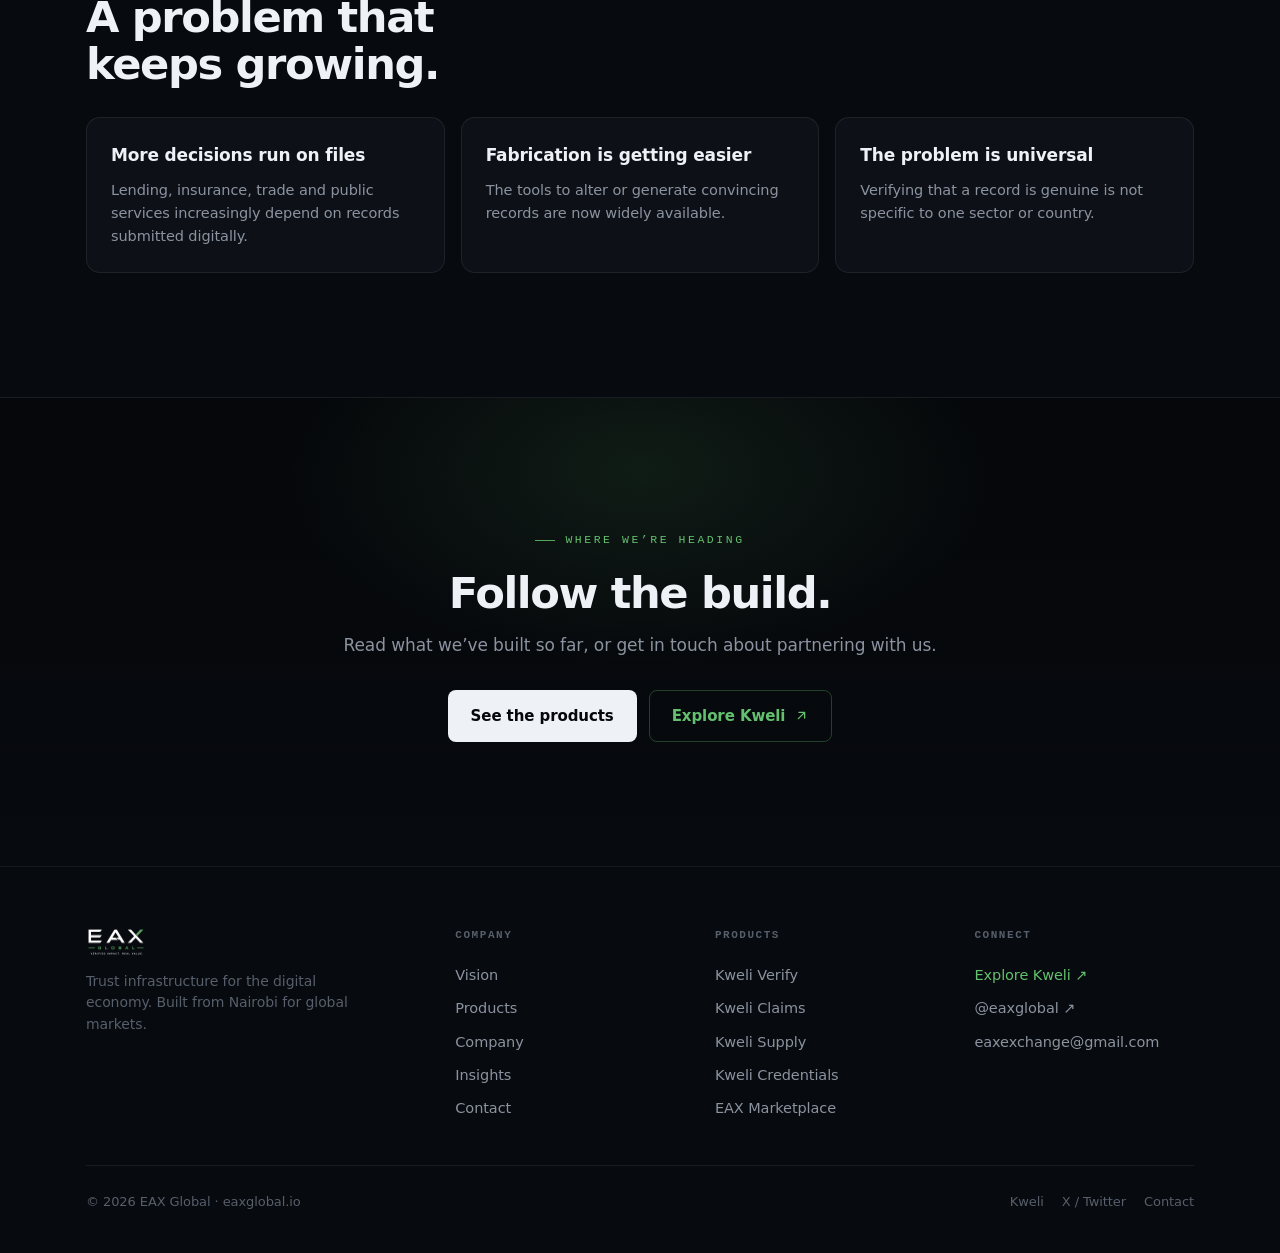
<file: vision.html>
<!DOCTYPE html><html lang="en"><head><meta charset="UTF-8"><meta name="viewport" content="width=device-width,initial-scale=1.0"><title>Vision — EAX Global</title><meta name="description" content="The internet made information easy to move but hard to prove. EAX Global builds the layer that establishes whether digital evidence is genuine before organisations act."><link rel="canonical" href="https://eaxglobal.io/vision.html"><meta name="theme-color" content="#05070a"><meta property="og:type" content="website"><meta property="og:site_name" content="EAX Global"><meta property="og:title" content="Vision — EAX Global"><meta property="og:description" content="The internet made information easy to move but hard to prove. EAX Global builds the layer that establishes whether digital evidence is genuine before organisations act."><meta property="og:url" content="https://eaxglobal.io/vision.html"><meta property="og:image" content="https://eaxglobal.io/assets/og-image.png"><meta name="twitter:card" content="summary_large_image"><meta name="twitter:site" content="@eaxglobal"><link rel="icon" href="assets/favicon.svg" type="image/svg+xml"><link rel="apple-touch-icon" href="assets/apple-touch-icon.png"><link rel="stylesheet" href="assets/brand.css"><noscript><style>.reveal,[class*=ig-]{opacity:1!important;transform:none!important;filter:none!important}</style></noscript><script>(function(){try{if(!matchMedia("(prefers-reduced-motion: reduce)").matches)document.documentElement.classList.add("motion");}catch(e){}})();</script></head><body><header class="nav"><div class="nav__in"><a class="brand" href="index.html" aria-label="EAX Global home"><img src="assets/logo.png" alt="EAX Global" width="1061" height="536"></a><button class="nav__toggle" aria-label="Menu" aria-expanded="false"><span></span></button><nav class="nav__links" aria-label="Primary"><a href="vision.html" aria-current="page">Vision</a><a href="products.html">Products</a><a href="company.html">Company</a><a href="insights.html">Insights</a><a href="contact.html">Contact</a><a class="nav__kweli" href="https://kweli.solutions" target="_blank" rel="noopener">Explore Kweli <svg viewBox="0 0 24 24" fill="none" stroke="currentColor" stroke-width="2.2" stroke-linecap="round" stroke-linejoin="round"><path d="M7 17L17 7M8 7h9v9"/></svg></a></nav></div></header><main><section class="hero"><div class="wrap hero__content"><div class="eyebrow reveal" style="--i:0">Vision</div><h1 class="reveal" style="--i:1">Documents move fast. Proof rarely travels with them.</h1><p class="hero__sub reveal" style="--i:2">Invoices, certificates, contracts, reports, AI outputs — every kind of record now moves in seconds. Proving one is the genuine, unaltered original is still hard. Watch what a trust layer does to the chaos.</p><div class="hero__cta reveal" style="--i:3"><a class="btn btn--primary" href="products.html">See the products <svg viewBox="0 0 24 24" fill="none" stroke="currentColor" stroke-width="2" stroke-linecap="round" stroke-linejoin="round" class="arrow"><path d="M5 12h14M13 6l6 6-6 6"/></svg></a><a class="btn btn--outline" href="contact.html">Partner with EAX Global</a></div></div><div class="hero__band"><div class="hero__grain" aria-hidden="true"></div><div class="vt-stage vt-hero reveal"><svg class="vt-svg" viewBox="0 0 1240 320" preserveAspectRatio="xMidYMid meet" role="img" aria-label="Scattered records of every kind — invoices, certificates, contracts, reports, AI outputs — settling onto one trust layer that emerges beneath them and verifies each in turn."><defs>
  <radialGradient id="halo" cx="50%" cy="50%" r="50%"><stop offset="0%" stop-color="#eafff0" stop-opacity=".33"/><stop offset="30%" stop-color="#63c06f" stop-opacity=".12"/><stop offset="66%" stop-color="#63c06f" stop-opacity=".026"/><stop offset="100%" stop-color="#63c06f" stop-opacity="0"/></radialGradient>
  <linearGradient id="core" x1="0" y1="0" x2="1" y2="0"><stop offset="0%" stop-color="#dff7e6" stop-opacity="0"/><stop offset="18%" stop-color="#dff7e6" stop-opacity=".8"/><stop offset="50%" stop-color="#ffffff" stop-opacity="1"/><stop offset="82%" stop-color="#dff7e6" stop-opacity=".8"/><stop offset="100%" stop-color="#dff7e6" stop-opacity="0"/></linearGradient>
  <linearGradient id="form" x1="0" y1="0" x2="0" y2="1"><stop offset="0%" stop-color="#090c11"/><stop offset="55%" stop-color="#0c1416"/><stop offset="85%" stop-color="#123122"/><stop offset="100%" stop-color="#2c6e46"/></linearGradient>
  <linearGradient id="edge" x1="0" y1="0" x2="0" y2="1"><stop offset="0%" stop-color="#cfeed6" stop-opacity=".1"/><stop offset="55%" stop-color="#cfeed6" stop-opacity=".26"/><stop offset="100%" stop-color="#eafff0" stop-opacity=".8"/></linearGradient>
  <radialGradient id="base" cx="50%" cy="50%" r="50%"><stop offset="0%" stop-color="#eafff0" stop-opacity=".5"/><stop offset="42%" stop-color="#63c06f" stop-opacity=".2"/><stop offset="100%" stop-color="#63c06f" stop-opacity="0"/></radialGradient>
  <radialGradient id="contact" cx="50%" cy="50%" r="50%"><stop offset="0%" stop-color="#ffffff" stop-opacity=".85"/><stop offset="30%" stop-color="#d7ffe0" stop-opacity=".5"/><stop offset="64%" stop-color="#63c06f" stop-opacity=".16"/><stop offset="100%" stop-color="#63c06f" stop-opacity="0"/></radialGradient>
  <radialGradient id="vig" cx="50%" cy="44%" r="76%"><stop offset="52%" stop-color="#05070a" stop-opacity="0"/><stop offset="100%" stop-color="#000000" stop-opacity=".72"/></radialGradient>
  <filter id="bS" x="-40%" y="-40%" width="180%" height="180%"><feGaussianBlur stdDeviation="4"/></filter>
  <filter id="bXL" x="-90%" y="-90%" width="280%" height="280%"><feGaussianBlur stdDeviation="40"/></filter>
</defs><rect width="1240" height="320" fill="#05070a"/><ellipse class="vt-halo" cx="620" cy="104" rx="820" ry="132" fill="url(#halo)"/><g class="vt-layer"><rect x="70" y="100" width="1100" height="9" fill="url(#core)" filter="url(#bS)"/><rect x="70" y="103.4" width="1100" height="1.6" fill="url(#core)"/></g><line class="vt-line" x1="90" y1="104" x2="1150" y2="104" stroke="var(--accent)" stroke-width="2.4" stroke-linecap="round"/><g class="vt-doc" style="--tx:-84px;--ty:150px;--r:-20deg;--sc:1.16;--d:0.05s"><rect x="84" y="24" width="52" height="66" rx="6" fill="#28323d" stroke="rgba(224,236,242,.85)" stroke-width="1.7"/><line x1="94" y1="41" x2="126" y2="41" stroke="rgba(214,230,236,.78)" stroke-width="1.7" stroke-linecap="round"/><line x1="94" y1="52" x2="116" y2="52" stroke="rgba(214,230,236,.78)" stroke-width="1.7" stroke-linecap="round"/><line x1="94" y1="74" x2="126" y2="74" stroke="var(--accent)" stroke-width="2.2" stroke-linecap="round"/><g class="vt-chk" style="--cd:1.55s"><circle cx="129" cy="28" r="9" fill="rgba(99,192,111,.2)" stroke="var(--accent)" stroke-width="1.8"/><path d="M124 28 l3.2 3.2 l6 -7.4" fill="none" stroke="var(--accent)" stroke-width="1.9" stroke-linecap="round" stroke-linejoin="round"/></g></g><g class="vt-doc" style="--tx:174px;--ty:196px;--r:15deg;--sc:0.72;--d:0.12s"><rect x="224" y="24" width="52" height="66" rx="6" fill="#28323d" stroke="rgba(224,236,242,.85)" stroke-width="1.7"/><line x1="234" y1="41" x2="266" y2="41" stroke="rgba(214,230,236,.78)" stroke-width="1.7" stroke-linecap="round"/><line x1="234" y1="52" x2="254" y2="52" stroke="rgba(214,230,236,.78)" stroke-width="1.7" stroke-linecap="round"/><circle cx="258" cy="72" r="7" fill="none" stroke="var(--accent)" stroke-width="1.6"/><path d="M258 79 l-3 6 M258 79 l3 6" stroke="var(--accent)" stroke-width="1.4" stroke-linecap="round"/><g class="vt-chk" style="--cd:1.67s"><circle cx="269" cy="28" r="9" fill="rgba(99,192,111,.2)" stroke="var(--accent)" stroke-width="1.8"/><path d="M264 28 l3.2 3.2 l6 -7.4" fill="none" stroke="var(--accent)" stroke-width="1.9" stroke-linecap="round" stroke-linejoin="round"/></g></g><g class="vt-doc" style="--tx:-162px;--ty:100px;--r:-12deg;--sc:1.3;--d:0.19s"><rect x="364" y="24" width="52" height="66" rx="6" fill="#28323d" stroke="rgba(224,236,242,.85)" stroke-width="1.7"/><line x1="374" y1="41" x2="406" y2="41" stroke="rgba(214,230,236,.78)" stroke-width="1.7" stroke-linecap="round"/><line x1="374" y1="52" x2="406" y2="52" stroke="rgba(214,230,236,.78)" stroke-width="1.7" stroke-linecap="round"/><path d="M374 74 c4 -6 8 6 12 0 c3 -4 6 3 9 -1" fill="none" stroke="var(--accent)" stroke-width="1.7" stroke-linecap="round"/><g class="vt-chk" style="--cd:1.79s"><circle cx="409" cy="28" r="9" fill="rgba(99,192,111,.2)" stroke="var(--accent)" stroke-width="1.8"/><path d="M404 28 l3.2 3.2 l6 -7.4" fill="none" stroke="var(--accent)" stroke-width="1.9" stroke-linecap="round" stroke-linejoin="round"/></g></g><g class="vt-doc" style="--tx:92px;--ty:208px;--r:22deg;--sc:0.84;--d:0.26s"><rect x="504" y="24" width="52" height="66" rx="6" fill="#28323d" stroke="rgba(224,236,242,.85)" stroke-width="1.7"/><line x1="514" y1="41" x2="534" y2="41" stroke="rgba(214,230,236,.78)" stroke-width="1.7" stroke-linecap="round"/><rect x="515" y="66" width="6" height="10" rx="1" fill="rgba(214,230,236,.78)"/><rect x="526" y="59" width="6" height="17" rx="1" fill="rgba(214,230,236,.78)"/><rect x="537" y="52" width="6" height="24" rx="1" fill="var(--accent)"/><g class="vt-chk" style="--cd:1.91s"><circle cx="549" cy="28" r="9" fill="rgba(99,192,111,.2)" stroke="var(--accent)" stroke-width="1.8"/><path d="M544 28 l3.2 3.2 l6 -7.4" fill="none" stroke="var(--accent)" stroke-width="1.9" stroke-linecap="round" stroke-linejoin="round"/></g></g><g class="vt-doc" style="--tx:-34px;--ty:138px;--r:-16deg;--sc:0.66;--d:0.33s"><rect x="644" y="24" width="52" height="66" rx="6" fill="#28323d" stroke="rgba(224,236,242,.85)" stroke-width="1.7"/><path d="M670 42 c2 10 4 12 12 14 c-8 2 -10 4 -12 14 c-2 -10 -4 -12 -12 -14 c8 -2 10 -4 12 -14Z" fill="var(--accent)"/><g class="vt-chk" style="--cd:2.03s"><circle cx="689" cy="28" r="9" fill="rgba(99,192,111,.2)" stroke="var(--accent)" stroke-width="1.8"/><path d="M684 28 l3.2 3.2 l6 -7.4" fill="none" stroke="var(--accent)" stroke-width="1.9" stroke-linecap="round" stroke-linejoin="round"/></g></g><g class="vt-doc" style="--tx:150px;--ty:80px;--r:10deg;--sc:1.24;--d:0.40s"><rect x="784" y="24" width="52" height="66" rx="6" fill="#28323d" stroke="rgba(224,236,242,.85)" stroke-width="1.7"/><line x1="794" y1="41" x2="826" y2="41" stroke="rgba(214,230,236,.78)" stroke-width="1.7" stroke-linecap="round"/><line x1="794" y1="52" x2="816" y2="52" stroke="rgba(214,230,236,.78)" stroke-width="1.7" stroke-linecap="round"/><line x1="794" y1="74" x2="826" y2="74" stroke="var(--accent)" stroke-width="2.2" stroke-linecap="round"/><g class="vt-chk" style="--cd:2.15s"><circle cx="829" cy="28" r="9" fill="rgba(99,192,111,.2)" stroke="var(--accent)" stroke-width="1.8"/><path d="M824 28 l3.2 3.2 l6 -7.4" fill="none" stroke="var(--accent)" stroke-width="1.9" stroke-linecap="round" stroke-linejoin="round"/></g></g><g class="vt-doc" style="--tx:-186px;--ty:176px;--r:-8deg;--sc:0.9;--d:0.47s"><rect x="924" y="24" width="52" height="66" rx="6" fill="#28323d" stroke="rgba(224,236,242,.85)" stroke-width="1.7"/><line x1="934" y1="41" x2="966" y2="41" stroke="rgba(214,230,236,.78)" stroke-width="1.7" stroke-linecap="round"/><line x1="934" y1="52" x2="966" y2="52" stroke="rgba(214,230,236,.78)" stroke-width="1.7" stroke-linecap="round"/><path d="M934 74 c4 -6 8 6 12 0 c3 -4 6 3 9 -1" fill="none" stroke="var(--accent)" stroke-width="1.7" stroke-linecap="round"/><g class="vt-chk" style="--cd:2.27s"><circle cx="969" cy="28" r="9" fill="rgba(99,192,111,.2)" stroke="var(--accent)" stroke-width="1.8"/><path d="M964 28 l3.2 3.2 l6 -7.4" fill="none" stroke="var(--accent)" stroke-width="1.9" stroke-linecap="round" stroke-linejoin="round"/></g></g><g class="vt-doc" style="--tx:54px;--ty:120px;--r:18deg;--sc:1.28;--d:0.54s"><rect x="1064" y="24" width="52" height="66" rx="6" fill="#28323d" stroke="rgba(224,236,242,.85)" stroke-width="1.7"/><line x1="1074" y1="41" x2="1106" y2="41" stroke="rgba(214,230,236,.78)" stroke-width="1.7" stroke-linecap="round"/><line x1="1074" y1="52" x2="1094" y2="52" stroke="rgba(214,230,236,.78)" stroke-width="1.7" stroke-linecap="round"/><circle cx="1098" cy="72" r="7" fill="none" stroke="var(--accent)" stroke-width="1.6"/><path d="M1098 79 l-3 6 M1098 79 l3 6" stroke="var(--accent)" stroke-width="1.4" stroke-linecap="round"/><g class="vt-chk" style="--cd:2.39s"><circle cx="1109" cy="28" r="9" fill="rgba(99,192,111,.2)" stroke="var(--accent)" stroke-width="1.8"/><path d="M1104 28 l3.2 3.2 l6 -7.4" fill="none" stroke="var(--accent)" stroke-width="1.9" stroke-linecap="round" stroke-linejoin="round"/></g></g></svg><div class="vt-cap" aria-hidden="true"><span>Chaos</span><i>→</i><span>Trust</span><i>→</i><span>Infrastructure</span><i>→</i><span class="vt-cap__b">Confidence</span></div></div></div></section><section class="section "><div class="wrap"><div class="two-col"><div class="reveal"><div class="eyebrow">The thesis</div><h2 class="statement">Trust has to be established before decisions are made.</h2></div><div class="prose reveal"><p>Digital systems are very good at helping information travel. That speed is what makes the modern economy work — and it is also the source of the problem.</p><p>The same ease that lets a genuine record move quickly lets an altered, duplicated or fabricated one move just as quickly. Nothing about a file’s appearance tells you whether it is the original.</p><p>EAX Global exists to build the layer that establishes trust <strong>before</strong> organisations act — before a claim is paid, a facility approved, a shipment accepted or a certificate honoured.</p></div></div></div></section><section class="section section--tint "><div class="wrap"><div class="reveal" style="max-width:50ch;margin-bottom:40px"><div class="eyebrow">The arc</div><h2 class="title">From documents to trusted markets.</h2></div><div class="rmp-list reveal"><div class="rmp"><div class="rmp__n">01</div><div><h3>Documents</h3><p>Check that an exact file matches the final version registered by its issuer.</p></div></div><div class="rmp"><div class="rmp__n">02</div><div><h3>Workflows</h3><p>Bring verification into claims, lending and trade, so proof is part of how work already happens.</p></div></div><div class="rmp"><div class="rmp__n">03</div><div><h3>Organisations</h3><p>Let organisations issue and recognise verifiable records, so trust attaches to institutions.</p></div></div><div class="rmp"><div class="rmp__n">04</div><div><h3>Trusted transactions</h3><p>Enable transactions where the underlying evidence is verifiable, reducing uncertainty.</p></div></div><div class="rmp"><div class="rmp__n">05</div><div><h3>Trusted marketplaces</h3><p>Build toward markets where organisations, documents and transactions are verifiable by design.</p></div></div></div></div></section><section class="section "><div class="wrap"><div class="two-col"><div class="reveal"><div class="eyebrow">A definition</div><h2 class="title" style="max-width:16ch">What we mean by trust infrastructure.</h2></div><div class="prose reveal"><p>A layer that records a document’s fingerprint when an approved issuer issues it and lets a recipient check a later copy against that final file.</p><p>It records a cryptographic fingerprint rather than the file itself, so the original never has to be exposed. It is independent of any single system, and built to be relied on <strong>before</strong> a decision, not consulted after a dispute.</p></div></div></div></section><section class="section section--tint "><div class="wrap"><div class="reveal" style="max-width:50ch;margin-bottom:30px"><div class="eyebrow">Why it matters now</div><h2 class="title">A problem that keeps growing.</h2></div><div class="grid3 reveal"><div class="card"><h3>More decisions run on files</h3><p>Lending, insurance, trade and public services increasingly depend on records submitted digitally.</p></div><div class="card"><h3>Fabrication is getting easier</h3><p>The tools to alter or generate convincing records are now widely available.</p></div><div class="card"><h3>The problem is universal</h3><p>Verifying that a record is genuine is not specific to one sector or country.</p></div></div></div></section><section class="section cta"><div class="cta__glow"></div><div class="wrap"><div class="cta__in reveal"><div class="eyebrow" style="justify-content:center">Where we’re heading</div><h2 class="title">Follow the build.</h2><p>Read what we’ve built so far, or get in touch about partnering with us.</p><div class="cta__row"><a class="btn btn--primary" href="products.html">See the products</a><a class="btn btn--kweli" href="https://kweli.solutions" target="_blank" rel="noopener">Explore Kweli <svg viewBox="0 0 24 24" fill="none" stroke="currentColor" stroke-width="2.2" stroke-linecap="round" stroke-linejoin="round"><path d="M7 17L17 7M8 7h9v9"/></svg></a></div></div></div></section></main><footer class="footer"><div class="wrap"><div class="footer__top"><div class="footer__brand"><img src="assets/logo.png" alt="EAX Global"><p>Trust infrastructure for the digital economy. Built from Nairobi for global markets.</p></div><div class="footer__col"><h4>Company</h4><a href="vision.html">Vision</a><a href="products.html">Products</a><a href="company.html">Company</a><a href="insights.html">Insights</a><a href="contact.html">Contact</a></div><div class="footer__col"><h4>Products</h4><a href="products.html#verify">Kweli Verify</a><a href="products.html#claims">Kweli Claims</a><a href="products.html#supply">Kweli Supply</a><a href="products.html#credentials">Kweli Credentials</a><a href="products.html#marketplace">EAX Marketplace</a></div><div class="footer__col"><h4>Connect</h4><a class="kweli" href="https://kweli.solutions" target="_blank" rel="noopener">Explore Kweli ↗</a><a href="https://x.com/eaxglobal" target="_blank" rel="noopener">@eaxglobal ↗</a><a href="mailto:eaxexchange@gmail.com">eaxexchange@gmail.com</a></div></div><div class="footer__btm"><p>© <span data-year>2026</span> EAX Global · eaxglobal.io</p><nav><a href="https://kweli.solutions" target="_blank" rel="noopener">Kweli</a><a href="https://x.com/eaxglobal" target="_blank" rel="noopener">X / Twitter</a><a href="contact.html">Contact</a></nav></div></div></footer><script src="assets/brand.js" defer></script></body></html>
</file>
<file: assets/brand.css>
:root{
  --void:#05070a; --bg:#070a0e; --surface:#0d1117; --surface2:#10161f;
  --fg:#eef1f5; --muted:#8b93a0; --faint:#565f6b;
  --line:rgba(255,255,255,.075); --line2:rgba(255,255,255,.14);
  --accent:#63c06f; --accent-2:#8fe0a0; --accent-soft:rgba(99,192,111,.11); --accent-line:rgba(99,192,111,.30);
  --maxw:1160px; --nav-h:66px; --radius:14px; --radius-sm:8px;
  --sans:-apple-system,"SF Pro Display",system-ui,"Segoe UI",Roboto,Helvetica,Arial,sans-serif;
  --mono:ui-monospace,"SF Mono",Menlo,Consolas,monospace;
  --ease:cubic-bezier(.22,.61,.36,1);
}
*,*::before,*::after{box-sizing:border-box;margin:0;padding:0}
html{scroll-behavior:smooth;-webkit-text-size-adjust:100%}
body{background:var(--void);color:var(--fg);font-family:var(--sans);font-size:17px;line-height:1.6;
  letter-spacing:-.005em;-webkit-font-smoothing:antialiased;overflow-x:hidden}
img,svg{display:block;max-width:100%}
a{color:inherit;text-decoration:none}
button{font:inherit;color:inherit;background:none;border:none;cursor:pointer}
::selection{background:var(--accent);color:#04120a}
:focus-visible{outline:2px solid var(--accent);outline-offset:3px;border-radius:3px}
.wrap{max-width:var(--maxw);margin:0 auto;padding:0 26px}
.mono{font-family:var(--mono)}
.eyebrow{display:inline-flex;align-items:center;gap:10px;font-family:var(--mono);font-size:11.5px;
  letter-spacing:.22em;text-transform:uppercase;color:var(--accent);margin-bottom:20px}
.eyebrow::before{content:"";width:20px;height:1px;background:var(--accent);opacity:.85}
.eyebrow--muted{color:var(--faint)}.eyebrow--muted::before{background:var(--faint)}

/* nav */
.nav{position:fixed;inset:0 0 auto 0;height:var(--nav-h);z-index:100;display:flex;align-items:center;
  background:rgba(5,7,10,.6);backdrop-filter:blur(14px);-webkit-backdrop-filter:blur(14px);
  border-bottom:1px solid transparent;transition:background .3s,border-color .3s}
.nav.is-scrolled{background:rgba(5,7,10,.86);border-bottom-color:var(--line)}
.nav__in{max-width:var(--maxw);margin:0 auto;padding:0 26px;width:100%;display:flex;align-items:center;gap:22px}
.brand{display:inline-flex;align-items:center;gap:11px;flex-shrink:0}
.brand img{height:38px;width:auto;display:block}
.nav__links{position:relative;margin-left:auto;display:flex;align-items:center;gap:3px}
.nav__links a{position:relative;padding:8px 13px;border-radius:var(--radius-sm);font-size:14.5px;color:var(--muted);transition:color .2s}
.nav__links a:hover{color:var(--fg)}
.nav__links a[aria-current="page"]{color:var(--fg);text-shadow:0 0 14px rgba(99,192,111,.4)}
.nav__ind{position:absolute;bottom:3px;left:0;width:0;height:2px;border-radius:2px;background:var(--accent);box-shadow:0 0 10px 1px rgba(99,192,111,.7);opacity:0;transform:translateX(0);transition:transform .34s var(--ease),width .34s var(--ease),opacity .25s;pointer-events:none;z-index:1}
.nav__kweli{margin-left:8px;border:1px solid var(--accent-line);color:var(--accent)!important;
  display:inline-flex;align-items:center;gap:7px}
.nav__kweli:hover{background:var(--accent-soft)!important}
.nav__kweli svg{width:13px;height:13px}
.nav__toggle{display:none;margin-left:auto;width:42px;height:42px;border-radius:var(--radius-sm);align-items:center;justify-content:center}
.nav__toggle span,.nav__toggle span::before,.nav__toggle span::after{content:"";display:block;width:18px;height:1.5px;background:var(--fg);position:relative;transition:.2s}
.nav__toggle span::before{position:absolute;top:-6px}.nav__toggle span::after{position:absolute;top:6px}
body.nav-open .nav__toggle span{background:transparent}
body.nav-open .nav__toggle span::before{top:0;transform:rotate(45deg)}
body.nav-open .nav__toggle span::after{top:0;transform:rotate(-45deg)}

/* hero */
.hero{position:relative;overflow:hidden;border-bottom:1px solid var(--line);display:flex;flex-direction:column}
.hero__content{position:relative;z-index:2;padding:clamp(98px,12vh,138px) 0 0}
.hero h1{font-weight:600;letter-spacing:-.04em;line-height:1.02;font-size:clamp(2.4rem,5.6vw,4.2rem);max-width:15ch;text-wrap:balance}
.hero__sub{margin-top:22px;color:var(--muted);font-size:clamp(1.05rem,1.55vw,1.2rem);line-height:1.55;max-width:52ch}
.hero__cta{margin-top:32px;display:flex;gap:12px;flex-wrap:wrap}
.hero__band{position:relative;z-index:1;margin-top:clamp(2px,1vh,14px);width:100%}
.hero__band .hero__scene{width:100%;height:auto;display:block}
.hero__grain{position:absolute;inset:0;z-index:2;pointer-events:none;opacity:.045;mix-blend-mode:overlay;
  background-image:url("data:image/svg+xml,%3Csvg xmlns='http://www.w3.org/2000/svg' width='150' height='150'%3E%3Cfilter id='n'%3E%3CfeTurbulence type='fractalNoise' baseFrequency='.85' numOctaves='2'/%3E%3C/filter%3E%3Crect width='100%25' height='100%25' filter='url(%23n)'/%3E%3C/svg%3E")}
.hero__aura{position:absolute;inset:0;z-index:0;pointer-events:none;
  background:radial-gradient(88% 58% at 50% -8%,rgba(99,192,111,.07),transparent 58%),radial-gradient(120% 92% at 50% 122%,rgba(99,192,111,.05),transparent 54%)}

/* buttons */
.btn{display:inline-flex;align-items:center;gap:9px;padding:13px 22px;border-radius:var(--radius-sm);
  font-size:15px;font-weight:600;border:1px solid transparent;white-space:nowrap;
  transition:transform .16s var(--ease),background .16s,border-color .16s,box-shadow .16s}
.btn svg{width:15px;height:15px}
.btn--primary{background:var(--fg);color:#05070a}
.btn--primary:hover{background:#fff;box-shadow:0 10px 34px -14px rgba(0,0,0,.9)}
.btn--outline{border-color:var(--line2);color:var(--fg)}
.btn--outline:hover{border-color:#5a6472;background:var(--surface)}
.btn--kweli{border-color:var(--accent-line);color:var(--accent)}
.btn--kweli:hover{background:var(--accent-soft);border-color:var(--accent)}
.btn:active{transform:translateY(1px)}
.arrow{transition:transform .16s var(--ease)}.btn:hover .arrow{transform:translateX(3px)}

/* sections */
.section{padding:clamp(72px,10vw,124px) 0;border-bottom:1px solid var(--line)}
.section--tint{background:var(--bg)}
h2.title{font-weight:600;font-size:clamp(1.8rem,3.4vw,2.7rem);letter-spacing:-.032em;line-height:1.08;text-wrap:balance}
.lede{color:var(--muted);font-size:clamp(1.05rem,1.5vw,1.2rem);line-height:1.6;max-width:60ch}
.two-col{display:grid;grid-template-columns:.85fr 1.15fr;gap:clamp(30px,6vw,76px);align-items:start}
.prose p{color:var(--muted);font-size:17px;line-height:1.72;margin-bottom:1.05em}.prose p:last-child{margin-bottom:0}
.prose b,.prose strong{color:var(--fg);font-weight:600}
.statement{font-weight:600;font-size:clamp(1.5rem,3vw,2.3rem);letter-spacing:-.03em;line-height:1.15;max-width:20ch}

/* the layer strip */
.layerband{position:relative;margin-top:44px;height:150px;border-radius:var(--radius);overflow:hidden;border:1px solid var(--line);background:linear-gradient(180deg,var(--surface),var(--void))}
.layerband svg{position:absolute;inset:0;width:100%;height:100%}

/* products */
.prod{display:grid;grid-template-columns:auto 1fr auto;gap:22px;align-items:center;padding:24px 6px;border-top:1px solid var(--line);transition:background .2s}
.prod:last-child{border-bottom:1px solid var(--line)}
.prod:hover{background:linear-gradient(90deg,var(--accent-soft),transparent 55%)}
.prod__mk{width:46px;height:46px;border-radius:11px;display:flex;align-items:center;justify-content:center;background:var(--surface);border:1px solid var(--line2);flex-shrink:0}
.prod__mk svg{width:22px;height:22px;stroke:var(--accent);fill:none;stroke-width:1.5;stroke-linecap:round;stroke-linejoin:round}
.prod__b h3{font-size:19px;font-weight:600;letter-spacing:-.02em;margin-bottom:3px}
.prod__b p{color:var(--muted);font-size:14.5px;max-width:64ch}
.stage{font-family:var(--mono);font-size:10px;letter-spacing:.12em;text-transform:uppercase;padding:5px 11px;border-radius:100px;border:1px solid var(--line2);color:var(--muted);white-space:nowrap}
.stage--live{color:var(--accent);border-color:var(--accent-line);background:var(--accent-soft)}
/* ecosystem: one living platform that boots up as you arrive */
.eco{position:relative;padding-left:38px}
.eco__rail{position:absolute;left:11px;top:34px;bottom:34px;width:2px;border-radius:2px;background:linear-gradient(180deg,var(--accent-line),var(--line) 92%)}
.eco__energy,.eco__pulse{position:absolute;left:50%;top:0;transform:translateX(-50%);width:7px;height:7px;border-radius:50%;background:var(--accent);box-shadow:0 0 10px 3px rgba(99,192,111,.7);opacity:0;pointer-events:none}
.prod{position:relative}
.prod__node{position:absolute;left:-33px;top:50%;transform:translateY(-50%);width:12px;height:12px;border-radius:50%;background:var(--void);border:2px solid var(--line2);transition:border-color .2s,box-shadow .2s,background .2s;z-index:1}
.prod:hover .prod__node{border-color:var(--accent);box-shadow:0 0 0 4px var(--accent-soft)}
.eco .prod:first-of-type .prod__node{border-color:var(--accent);background:var(--accent);box-shadow:0 0 0 4px var(--accent-soft)}
/* signature: products wake one by one as energy travels the trust layer, then stay alive */
html.motion .eco.reveal{opacity:1;transform:none}
html.motion .eco .prod{opacity:0;transform:translateY(16px)}
html.motion .eco.in .prod{animation:prodWake .6s var(--ease) both;animation-delay:calc(.22s + var(--i)*.17s)}
@keyframes prodWake{from{opacity:0;transform:translateY(16px)}to{opacity:1;transform:none}}
html.motion .eco.in .eco__energy{animation:railTravel 1.25s var(--ease) .05s 1 both}
html.motion .eco.in .eco__pulse{animation:railTravel 5.5s linear 2.6s infinite}
@keyframes railTravel{0%{top:0;opacity:0}8%{opacity:1}92%{opacity:1}100%{top:100%;opacity:0}}
html.motion .eco.in .prod:first-of-type .prod__node{animation:liveBreathe 3s var(--ease) 1.7s infinite}
@keyframes liveBreathe{0%,100%{box-shadow:0 0 0 4px var(--accent-soft)}50%{box-shadow:0 0 0 8px rgba(99,192,111,.05)}}
@media(max-width:560px){.eco{padding-left:28px}.eco__rail{left:7px}.prod__node{left:-27px;width:10px;height:10px}}

/* cards */
.grid3{display:grid;grid-template-columns:repeat(3,1fr);gap:16px}
.card{border:1px solid var(--line);border-radius:var(--radius);background:var(--surface);padding:24px;transition:border-color .2s,transform .2s,background .2s}
.card:hover{border-color:var(--line2);transform:translateY(-2px)}
.card h3{font-size:17px;font-weight:600;margin-bottom:9px;letter-spacing:-.01em}
.card p{color:var(--muted);font-size:14.5px;line-height:1.6}
.insights-grid .card{display:flex;flex-direction:column;gap:15px;padding:28px}
.insights-grid .card h3{font-size:21px;line-height:1.2;margin:0}
.insights-grid .card p{font-size:15px;line-height:1.65}
.insights-grid .card a{color:var(--accent-2);font-size:14px;font-weight:600;margin-top:auto;padding-top:12px}
.insights-grid .card a:hover{text-decoration:underline;text-underline-offset:4px}
.insights-grid .eyebrow{margin:0}
.insights-note{margin-top:26px;color:var(--muted);font-size:14px}
.insights-note a{color:var(--accent-2);text-decoration:underline;text-underline-offset:3px}

/* cta band */
.cta{position:relative;text-align:center;overflow:hidden;background:linear-gradient(180deg,var(--void),var(--bg))}
.cta__glow{position:absolute;left:50%;top:-30%;width:760px;height:420px;transform:translateX(-50%);pointer-events:none;
  background:radial-gradient(ellipse,var(--accent-soft),transparent 66%)}
.cta__in{position:relative;max-width:660px;margin:0 auto}
.cta p{color:var(--muted);font-size:17px;margin:16px 0 30px}
.cta__row{display:flex;gap:12px;justify-content:center;flex-wrap:wrap}

/* footer */
.footer{background:var(--bg);padding:60px 0 40px}
.footer__top{display:grid;grid-template-columns:1.5fr 1fr 1fr 1fr;gap:40px;padding-bottom:40px;border-bottom:1px solid var(--line)}
.footer__brand img{height:30px;margin-bottom:14px}
.footer__brand p{color:var(--faint);font-size:14px;max-width:32ch;line-height:1.55}
.footer__col h4{font-family:var(--mono);font-size:11px;letter-spacing:.14em;text-transform:uppercase;color:var(--faint);margin-bottom:15px}
.footer__col a{display:block;color:var(--muted);font-size:14.5px;padding:5px 0;transition:color .15s}
.footer__col a:hover{color:var(--fg)}.footer__col a.kweli{color:var(--accent)}
.footer__btm{display:flex;justify-content:space-between;gap:14px;flex-wrap:wrap;padding-top:26px;color:var(--faint);font-size:13px}
.footer__btm nav{display:flex;gap:18px}.footer__btm a:hover{color:var(--muted)}

/* reveal + ignite (gated by html.motion so no-JS/reduced show final state) */
.reveal{opacity:1;transform:none}
html.motion .reveal{opacity:0;transform:translateY(20px);transition:opacity .7s var(--ease),transform .7s var(--ease)}
html.motion .reveal.in{opacity:1;transform:none}
html.motion .hero__content .reveal{opacity:1;transform:none;transition:none}
html.motion .hero__content .reveal{transition-delay:calc(var(--i,0)*.09s + .1s)}
.hero__scene .ig-art{opacity:1}
.hero__scene .ig-glow{opacity:1}
.hero__scene .ig-layer{transform-box:view-box;transform-origin:0 center}
.hero__scene .ig-energy,.hero__scene .ig-pulse{transform-box:view-box;opacity:0}
html.motion .hero__scene .ig-art{opacity:.15;filter:brightness(.3);transition:opacity .9s var(--ease) var(--d),filter 1s var(--ease) var(--d)}
html.motion .hero__scene .ig-glow{opacity:0;transition:opacity 1s ease var(--d)}
html.motion .hero__scene .ig-layer{transform:scaleX(0)}
html.motion .hero.lit .ig-art{opacity:1;filter:brightness(1)}
html.motion .hero.lit .ig-glow{opacity:1}
html.motion .hero.lit .ig-layer{animation:heroLayer 2.7s var(--ease) .3s forwards}
@keyframes heroLayer{from{transform:scaleX(0)}to{transform:scaleX(1)}}
html.motion .hero.lit .ig-energy{animation:heroTravel 2.7s var(--ease) .3s 1 forwards}
html.motion .hero.lit .ig-pulse{animation:heroTravel 7.5s cubic-bezier(.45,0,.55,1) 4.6s infinite}
@keyframes heroTravel{0%{opacity:0;transform:translateX(0)}5%{opacity:1}90%{opacity:1;transform:translateX(1592px)}100%{opacity:0;transform:translateX(1592px)}}

/* responsive */
@media(max-width:900px){
  .two-col{grid-template-columns:1fr;gap:34px}
  .grid3{grid-template-columns:1fr}
  .footer__top{grid-template-columns:1fr 1fr}.footer__brand{grid-column:1/-1}
  .nav__links{position:fixed;inset:var(--nav-h) 0 auto 0;flex-direction:column;align-items:stretch;gap:2px;
    padding:14px 20px 22px;background:rgba(5,7,10,.98);border-bottom:1px solid var(--line);
    transform:translateY(-10px);opacity:0;visibility:hidden;pointer-events:none;transition:.2s}
  body.nav-open .nav__links{transform:none;opacity:1;visibility:visible;pointer-events:auto}
  .nav__links a{padding:12px 10px;font-size:16px}
  .nav__ind{display:none}
  .nav__kweli{justify-content:center;margin:8px 0 0}
  .nav__toggle{display:flex}
  .prod{grid-template-columns:auto 1fr;gap:16px}.prod__meta{grid-column:2}
}
@media(max-width:560px){.wrap{padding:0 20px}.footer__top{grid-template-columns:1fr}.hero__note{display:none}}
@media(prefers-reduced-motion:reduce){*{animation:none!important;transition:none!important;scroll-behavior:auto!important}}

/* ---- page components ---- */
.accent{color:var(--accent)}.dim{color:var(--faint)}
.statement{color:var(--fg)}
.card__ico{width:40px;height:40px;border-radius:10px;display:flex;align-items:center;justify-content:center;background:var(--surface2);border:1px solid var(--line2);margin-bottom:16px}
.card__ico svg{width:20px;height:20px}
.rmp-list{display:grid;gap:0;max-width:780px}
.rmp{display:grid;grid-template-columns:auto 1fr;gap:22px;padding:22px 0;border-top:1px solid var(--line)}
.rmp:last-child{border-bottom:1px solid var(--line)}
.rmp__n{font-family:var(--mono);font-size:13px;color:var(--accent);width:44px;height:44px;border-radius:50%;border:1px solid var(--accent-line);background:var(--accent-soft);display:flex;align-items:center;justify-content:center}
.rmp h3{font-size:18px;font-weight:600;letter-spacing:-.01em;margin-bottom:4px}.rmp p{color:var(--muted);font-size:15px;max-width:58ch}
.pcard{border:1px solid var(--line);border-radius:var(--radius);overflow:hidden;background:linear-gradient(180deg,var(--surface),var(--void))}
.pcard .hero__scene{width:100%;height:auto;display:block}
/* company timeline */
.tl{position:relative;padding-left:8px}
.tl__rail{position:absolute;left:8px;top:12px;bottom:12px;width:2px;background:var(--line2)}
.tl__step{position:relative;padding:0 0 28px 46px;min-height:60px}.tl__step:last-child{padding-bottom:0}
.tl__dot{position:absolute;left:1px;top:3px;width:15px;height:15px;border-radius:50%;background:var(--void);border:2px solid var(--line2);z-index:2}
.tl__dot.is-on{border-color:var(--accent);box-shadow:0 0 0 5px var(--accent-soft)}.tl__dot.is-on::after{content:"";position:absolute;inset:3px;border-radius:50%;background:var(--accent)}
.tl__phase{font-family:var(--mono);font-size:10.5px;letter-spacing:.14em;text-transform:uppercase;color:var(--accent);margin-bottom:5px}
.tl__h{font-size:18px;font-weight:600;letter-spacing:-.01em;margin-bottom:4px}.tl__p{color:var(--muted);font-size:15px;max-width:56ch}
/* channels */
.channel{border:1px solid var(--line);border-radius:var(--radius);background:var(--surface);padding:20px;display:flex;flex-direction:column;gap:7px}
.channel__k{font-family:var(--mono);font-size:11px;letter-spacing:.12em;text-transform:uppercase;color:var(--accent)}
.channel h3{font-size:17px;font-weight:600}.channel p{color:var(--muted);font-size:14.5px}
.channel a{color:var(--fg);border-bottom:1px solid var(--line2)}.channel a:hover{border-color:var(--accent)}
.contact-split{display:grid;grid-template-columns:.92fr 1.08fr;gap:clamp(30px,5vw,64px);align-items:start}
/* form */
.form-card{border:1px solid var(--line);border-radius:var(--radius);background:var(--surface);padding:clamp(22px,4vw,32px)}
.form-row{display:grid;grid-template-columns:1fr 1fr;gap:16px;margin-bottom:16px}
.field{display:flex;flex-direction:column;gap:8px}.field.full{grid-column:1/-1}
.field label{font-family:var(--mono);font-size:11px;letter-spacing:.1em;text-transform:uppercase;color:var(--faint)}
.field input,.field select,.field textarea{padding:12px 14px;background:var(--void);border:1px solid var(--line2);border-radius:var(--radius-sm);font-size:15px;color:var(--fg);transition:border-color .15s}
.field input::placeholder,.field textarea::placeholder{color:var(--faint)}
.field input:focus,.field select:focus,.field textarea:focus{border-color:var(--accent-line)}
.field select{appearance:none;cursor:pointer}.field textarea{resize:vertical;min-height:110px;line-height:1.6}
.form-submit{width:100%;justify-content:center;margin-top:4px}
.form-note{text-align:center;font-size:13px;color:var(--faint);margin-top:12px}
.form-error{margin-top:14px;padding:12px 14px;border:1px solid #b55858;border-radius:var(--radius-sm);color:#ffd0d0;font-size:14px;line-height:1.5}
.form-error[hidden]{display:none}.form-error a{text-decoration:underline;text-underline-offset:3px}
.form-submit:disabled{opacity:.65;cursor:wait}
.form-success{display:none;text-align:center;padding:34px 20px}.form-success.show{display:block}
.form-success__mk{width:54px;height:54px;border-radius:50%;margin:0 auto 14px;display:flex;align-items:center;justify-content:center;background:var(--accent-soft);border:1px solid var(--accent-line)}
.form-success__mk svg{width:26px;height:26px}.form-success h3{font-size:20px;font-weight:600;margin-bottom:8px}.form-success p{color:var(--muted)}
/* coming soon */
.coming{position:relative;text-align:center;padding:clamp(40px,8vw,88px) 0;overflow:hidden;border:1px solid var(--line);border-radius:16px;background:radial-gradient(120% 120% at 50% 0%,var(--surface),var(--void))}
.coming__grid{position:absolute;inset:0;opacity:.5;pointer-events:none;background-image:linear-gradient(var(--line) 1px,transparent 1px),linear-gradient(90deg,var(--line) 1px,transparent 1px);background-size:48px 48px;-webkit-mask-image:radial-gradient(circle at 50% 40%,#000,transparent 70%);mask-image:radial-gradient(circle at 50% 40%,#000,transparent 70%)}
.coming__in{position:relative;max-width:60ch;margin:0 auto;display:flex;flex-direction:column;align-items:center;gap:16px}
.coming__mk{width:62px;height:62px;border-radius:15px;display:flex;align-items:center;justify-content:center;background:var(--surface);border:1px solid var(--line2)}
.coming__mk svg{width:30px;height:30px}.coming h2{font-size:clamp(1.4rem,3vw,2rem);max-width:22ch}.coming p{color:var(--muted);max-width:50ch}
.hero__scene .ig-dim{opacity:.55}
html.motion .hero__scene .ig-dim{opacity:0;transition:opacity 1s var(--ease) var(--d)}
html.motion .hero.lit .ig-dim{opacity:.5}
@media(max-width:860px){.contact-split{grid-template-columns:1fr;gap:32px}.form-row{grid-template-columns:1fr}}

/* ---- founding team ---- */
.team{display:grid;grid-template-columns:repeat(3,1fr);gap:18px}
.member{position:relative;overflow:hidden;border:1px solid var(--line);border-radius:16px;background:linear-gradient(180deg,var(--surface),var(--void));padding:26px 24px 22px;transition:border-color .25s var(--ease),transform .3s var(--ease),box-shadow .3s var(--ease)}
.member:hover{border-color:var(--accent-line);transform:translateY(-5px);box-shadow:0 28px 64px -30px rgba(0,0,0,.92)}
.member::after{content:"";position:absolute;inset:0;border-radius:16px;padding:1px;background:linear-gradient(135deg,var(--accent),rgba(99,192,111,0) 45%);-webkit-mask:linear-gradient(#000 0 0) content-box,linear-gradient(#000 0 0);-webkit-mask-composite:xor;mask-composite:exclude;opacity:0;transition:opacity .3s;pointer-events:none}
.member:hover::after{opacity:1}
.member__glow{position:absolute;left:-18%;top:-42%;width:210px;height:210px;background:radial-gradient(circle,var(--accent-soft),transparent 66%);opacity:0;transition:opacity .35s;pointer-events:none}
.member:hover .member__glow{opacity:1}
.member__top{position:relative;display:flex;align-items:center;gap:15px;margin-bottom:17px}
.member__avatar{width:56px;height:56px;border-radius:14px;flex-shrink:0;display:flex;align-items:center;justify-content:center;background:radial-gradient(120% 120% at 30% 20%,var(--surface2),var(--void));border:1px solid var(--line2);transition:border-color .25s,box-shadow .25s}
.member__avatar span{font-family:var(--mono);font-size:17px;font-weight:600;letter-spacing:.04em;color:var(--accent)}
.member:hover .member__avatar{border-color:var(--accent-line);box-shadow:0 0 0 4px var(--accent-soft)}
.member__id h3{font-size:18px;font-weight:600;letter-spacing:-.01em}
.member__role{font-family:var(--mono);font-size:11px;letter-spacing:.09em;text-transform:uppercase;color:var(--faint);margin-top:5px}
.member__note{position:relative;color:var(--muted);font-size:14.5px;line-height:1.62;margin-bottom:18px}
.member__focus{position:relative;display:flex;flex-wrap:wrap;gap:8px}
.member__focus span{font-family:var(--mono);font-size:10.5px;letter-spacing:.03em;color:var(--muted);padding:5px 10px;border-radius:100px;border:1px solid var(--line);background:var(--surface);transition:color .2s,border-color .2s,transform .2s}
.member:hover .member__focus span{color:var(--accent);border-color:var(--accent-line);transform:translateY(-1px)}
html.motion .team.reveal{opacity:1;transform:none}
html.motion .team .member{opacity:0;transform:translateY(22px)}
html.motion .team.in .member{animation:memberIn .6s var(--ease) both}
html.motion .team.in .member:nth-child(1){animation-delay:.1s}
html.motion .team.in .member:nth-child(2){animation-delay:.3s}
html.motion .team.in .member:nth-child(3){animation-delay:.5s}
@keyframes memberIn{from{opacity:0;transform:translateY(22px)}to{opacity:1;transform:none}}

/* ---- timeline: a journey that is travelled ---- */
.tl__pulse{position:absolute;left:9px;top:12px;width:9px;height:9px;border-radius:50%;background:var(--accent);box-shadow:0 0 12px 3px rgba(99,192,111,.75);transform:translateX(-50%);opacity:0;z-index:3}
html.motion .tl.in .tl__pulse{animation:tlPulse 1.7s var(--ease) .3s forwards}
@keyframes tlPulse{0%{opacity:0;top:12px}8%{opacity:1}90%{opacity:1;top:47%}100%{opacity:0;top:47%}}
.tl__fill{position:absolute;left:8px;top:12px;width:2px;border-radius:2px;background:linear-gradient(var(--accent),var(--accent-line));z-index:1;height:47%}
html.motion .tl.reveal{opacity:1;transform:none}
html.motion .tl__fill{height:0;transition:height 1.7s var(--ease) .3s}
html.motion .tl.in .tl__fill{height:47%}
html.motion .tl .tl__step{opacity:0;transform:translateY(14px)}
html.motion .tl.in .tl__step{animation:tlStep .55s var(--ease) both;animation-delay:calc(.35s + var(--i)*.3s)}
@keyframes tlStep{from{opacity:0;transform:translateY(14px)}to{opacity:1;transform:none}}
html.motion .tl .tl__dot{transform:scale(.2);opacity:0}
html.motion .tl.in .tl__dot{animation:tlDot .5s var(--ease) both;animation-delay:calc(.5s + var(--i)*.3s)}
@keyframes tlDot{0%{transform:scale(.2);opacity:0}60%{transform:scale(1.25);opacity:1}100%{transform:scale(1);opacity:1}}

/* ---- vision: chaos -> trust -> infrastructure -> confidence ---- */
.vt-stage{position:relative;border:1px solid var(--line);border-radius:16px;overflow:hidden;background:radial-gradient(120% 130% at 50% 122%,rgba(99,192,111,.07),var(--surface) 55%,var(--void))}
.vt-svg{width:100%;height:auto;display:block;max-width:1040px;margin:0 auto}
/* full-bleed hero variant */
.vt-hero{border:none;border-radius:0;background:transparent;overflow:hidden}
.vt-hero .vt-svg{max-width:none;width:100%;margin:0}
.vt-hero .vt-cap{padding-top:16px;padding-bottom:6px}
.vt-doc{transform-box:fill-box;transform-origin:center}
html.motion .vt-stage .vt-doc{opacity:.2;transform:translate(var(--tx),var(--ty)) rotate(var(--r)) scale(var(--sc));filter:grayscale(.9) brightness(.7);transition:opacity 1s var(--ease) var(--d),transform 1.25s var(--ease) var(--d),filter 1s var(--ease) var(--d)}
html.motion .vt-stage.in .vt-doc{opacity:1;transform:none;filter:none}
/* the trust layer emerges beneath, then draws across, connecting everything */
.vt-halo{opacity:1}
html.motion .vt-stage .vt-halo{opacity:0;transition:opacity 1.1s ease .6s}
html.motion .vt-stage.in .vt-halo{opacity:1}
.vt-layer,.vt-line{transform-box:view-box;transform-origin:0 center}
html.motion .vt-stage .vt-layer{transform:scaleX(0)}
html.motion .vt-stage.in .vt-layer{animation:vtLayer 1.3s var(--ease) .85s forwards}
@keyframes vtLayer{from{transform:scaleX(0)}to{transform:scaleX(1)}}
.vt-line{opacity:.95}
html.motion .vt-stage .vt-line{stroke-dasharray:1060;stroke-dashoffset:1060}
html.motion .vt-stage.in .vt-line{animation:vtLine 1.2s var(--ease) .95s both}
@keyframes vtLine{from{stroke-dashoffset:1060}to{stroke-dashoffset:0}}
.vt-chk{opacity:1;transform-box:fill-box;transform-origin:center}
html.motion .vt-stage .vt-chk{opacity:0;transform:scale(.5)}
html.motion .vt-stage.in .vt-chk{animation:vtChk .5s var(--ease) var(--cd) both}
@keyframes vtChk{from{opacity:0;transform:scale(.5)}60%{opacity:1;transform:scale(1.15)}to{opacity:1;transform:scale(1)}}
.vt-cap{display:flex;justify-content:center;align-items:center;gap:12px;flex-wrap:wrap;padding:2px clamp(16px,5vw,40px) 22px;font-family:var(--mono);font-size:11.5px;letter-spacing:.14em;text-transform:uppercase;color:var(--faint)}
.vt-cap i{color:var(--accent-line);font-style:normal}
.vt-cap__b{color:var(--accent)}

/* ---- insights: a living feed ---- */
.live-dot{width:8px;height:8px;border-radius:50%;background:var(--accent);display:inline-block;box-shadow:0 0 0 3px var(--accent-soft)}
html.motion .live-dot{animation:feedPulse 2.6s var(--ease) infinite}
.ifeed{position:relative;max-width:820px;padding-left:36px}
.ifeed::before{content:"";position:absolute;left:9px;top:16px;bottom:16px;width:2px;border-radius:2px;background:linear-gradient(180deg,var(--accent-line),var(--line) 82%)}
.ientry{display:block;position:relative;border:1px solid var(--line);border-radius:14px;background:linear-gradient(180deg,var(--surface),var(--void));padding:20px 22px;margin-bottom:16px;transition:border-color .25s,transform .25s,box-shadow .25s}
.ientry:last-child{margin-bottom:0}
.ientry--link:hover{border-color:var(--accent-line);transform:translateX(4px);box-shadow:0 20px 50px -30px rgba(0,0,0,.9)}
.ientry__dot{position:absolute;left:-31px;top:24px;width:12px;height:12px;border-radius:50%;background:var(--void);border:2px solid var(--line2)}
.ientry:first-child .ientry__dot{border-color:var(--accent);background:var(--accent)}
.ientry__hd{display:flex;justify-content:space-between;align-items:center;gap:12px;margin-bottom:9px}
.ientry__k{font-family:var(--mono);font-size:10.5px;letter-spacing:.14em;text-transform:uppercase;color:var(--accent)}
.ientry h3{font-size:18px;font-weight:600;letter-spacing:-.01em;margin-bottom:6px}
.ientry p{color:var(--muted);font-size:14.5px;line-height:1.6;max-width:64ch}
.ientry__badge{flex-shrink:0;font-family:var(--mono);font-size:10px;letter-spacing:.1em;text-transform:uppercase;padding:4px 10px;border-radius:100px;border:1px solid var(--line2);color:var(--muted)}
.ientry__badge.is-live{color:var(--accent);border-color:var(--accent-line);background:var(--accent-soft)}
.ientry__go{position:absolute;right:20px;bottom:16px;color:var(--faint);transition:color .2s,transform .2s}
.ientry__go svg{width:15px;height:15px}
.ientry--link:hover .ientry__go{color:var(--accent);transform:translate(2px,-2px)}
html.motion .ifeed.reveal{opacity:1;transform:none}
html.motion .ifeed .ientry{opacity:0;transform:translateY(18px)}
html.motion .ifeed.in .ientry{animation:ientryIn .55s var(--ease) both;animation-delay:calc(.1s + var(--i)*.16s)}
@keyframes ientryIn{from{opacity:0;transform:translateY(18px)}to{opacity:1;transform:none}}
html.motion .ifeed.in .ientry:first-child .ientry__dot{animation:feedPulse 2.8s var(--ease) 1.6s infinite}
@keyframes feedPulse{0%,100%{box-shadow:0 0 0 3px var(--accent-soft)}50%{box-shadow:0 0 0 7px rgba(99,192,111,.04)}}

/* ---- contact: begin — the message becomes a trusted object ---- */
.form-card{position:relative;overflow:hidden}
.form-card.is-sending form{opacity:0;transition:opacity .3s;pointer-events:none}
.form-send{position:absolute;inset:0;display:flex;flex-direction:column;align-items:center;justify-content:center;gap:24px;opacity:0;pointer-events:none;background:radial-gradient(120% 90% at 50% 42%,var(--surface),var(--void))}
.form-card.is-sending .form-send{opacity:1;transition:opacity .35s}
.send-packet{width:56px;height:56px;border-radius:13px;display:flex;align-items:center;justify-content:center;background:var(--surface2);border:1px solid var(--accent-line)}
.send-packet svg{width:26px;height:26px}
.form-card.is-sending .send-packet{animation:sendPacket 1.4s var(--ease) .15s both}
@keyframes sendPacket{0%{opacity:0;transform:translateY(-16px) scale(.6)}22%{opacity:1;transform:translateY(-16px) scale(1)}55%{opacity:1;transform:translateY(2px) scale(1)}100%{opacity:0;transform:translateY(48px) scale(.32)}}
.send-layer{width:min(280px,72%);height:2px;border-radius:2px;background:linear-gradient(90deg,transparent,var(--accent),transparent);opacity:0;transform:scaleX(.4)}
.form-card.is-sending .send-layer{animation:sendLayer 1.4s var(--ease) .5s both}
@keyframes sendLayer{0%{opacity:0;transform:scaleX(.4)}45%{opacity:.5;transform:scaleX(1)}70%{opacity:1;box-shadow:0 0 18px 2px rgba(99,192,111,.55)}100%{opacity:.7;box-shadow:0 0 0 0 rgba(99,192,111,0)}}
.send-cap{font-family:var(--mono);font-size:11px;letter-spacing:.14em;text-transform:uppercase;color:var(--faint);opacity:0}
.form-card.is-sending .send-cap{animation:sendCap .4s var(--ease) .3s both}
@keyframes sendCap{to{opacity:1}}
.field:focus-within label{color:var(--accent)}
.field input:focus,.field select:focus,.field textarea:focus{border-color:var(--accent);box-shadow:0 0 0 3px var(--accent-soft);animation:fRipple .5s var(--ease)}
@keyframes fRipple{0%{box-shadow:0 0 0 0 rgba(99,192,111,.28)}100%{box-shadow:0 0 0 3px var(--accent-soft)}}
html.motion .form-reveal.reveal{opacity:1;transform:none}
html.motion .form-reveal .form-card :is(.form-row,.field.full,.form-submit){opacity:0;transform:translateY(16px)}
html.motion .form-reveal.in .form-card :is(.form-row,.field.full,.form-submit){animation:fAssemble .55s var(--ease) both;animation-delay:calc(.15s + var(--i,0)*.13s)}
@keyframes fAssemble{from{opacity:0;transform:translateY(16px)}to{opacity:1;transform:none}}
.form-submit{transition:transform .16s var(--ease),background .16s,box-shadow .2s}
.form-submit:hover{box-shadow:0 14px 32px -14px rgba(99,192,111,.55)}
.form-success{position:relative}
.form-success.show{animation:okIn .5s var(--ease) both}
@keyframes okIn{0%{opacity:0;transform:translateY(10px)}100%{opacity:1;transform:none}}
.form-success__mk{position:relative}
.ok-ring{position:absolute;inset:0;border-radius:50%;border:2px solid var(--accent);opacity:0;pointer-events:none}
html.motion .form-success.show .form-success__mk{animation:okPop .55s var(--ease) both}
@keyframes okPop{0%{transform:scale(.4);opacity:0}60%{transform:scale(1.14);opacity:1}100%{transform:scale(1)}}
html.motion .form-success.show .ok-ring{animation:okRing .85s var(--ease) .15s both}
@keyframes okRing{0%{opacity:.7;transform:scale(.8)}100%{opacity:0;transform:scale(1.9)}}
.ok-check{stroke-dasharray:30;stroke-dashoffset:0}
html.motion .form-success.show .ok-check{stroke-dashoffset:30;animation:okDraw .55s var(--ease) .3s forwards}
@keyframes okDraw{to{stroke-dashoffset:0}}
.ok-sweep{display:block;width:0;height:2px;margin:2px auto 18px;border-radius:2px;background:linear-gradient(90deg,transparent,var(--accent),transparent);opacity:0}
html.motion .form-success.show .ok-sweep{animation:okSweep .7s var(--ease) .2s both}
@keyframes okSweep{0%{width:0;opacity:0}50%{opacity:1}100%{width:min(240px,72%);opacity:.9}}

@media(max-width:900px){.team{grid-template-columns:1fr}.dispatch{grid-template-columns:1fr}}
@media(max-width:560px){.member__note{font-size:14px}}
/* PRODUCT-FLOWS v2 */
.flow{position:relative;border:1px solid var(--line);border-radius:var(--radius);overflow:hidden;min-height:420px;display:flex;align-items:center;justify-content:center;padding:24px 20px;background:radial-gradient(130% 130% at 50% 116%,rgba(99,192,111,.09),var(--surface) 50%,var(--void));--panel:#28323d;--panel-bd:rgba(224,236,242,.85)}
.flow svg{width:100%;min-width:0;max-width:620px;height:auto;display:block;margin:0 auto}
.flow svg{width:100%;min-width:0;height:auto;display:block}
.fx-lbl{fill:#c3ccd7;font-family:var(--mono);letter-spacing:.08em;text-transform:uppercase;font-weight:600}
.fx-lbl-on{fill:var(--accent);font-family:var(--mono);letter-spacing:.08em;text-transform:uppercase;font-weight:700}
.fx-rec{fill:var(--panel);stroke:var(--panel-bd);stroke-width:1.7}
.fx-node{fill:var(--panel);stroke:var(--panel-bd);stroke-width:1.7}
.fx-node-c{fill:var(--panel);stroke:var(--panel-bd);stroke-width:1.7}
.fx-dl{stroke:rgba(214,230,236,.78);stroke-width:1.7;fill:none;stroke-linecap:round}
.fx-fold{stroke:rgba(224,236,242,.8);stroke-width:1.5}
.fx-line{stroke:rgba(214,230,236,.5);stroke-width:1.7;fill:none}
.fx-flowline{stroke:rgba(214,230,236,.3);stroke-width:1.5}
.fx-conn{stroke-width:2.2;fill:none}
.fx-acc{stroke:var(--accent);fill:none;stroke-width:2.6;stroke-linecap:round;stroke-linejoin:round}
.fx-hash{fill:var(--accent);font-family:var(--mono);font-size:12.5px;font-weight:700}
.fx-badge{fill:rgba(99,192,111,.18);stroke:var(--accent);stroke-width:2}
.fx-check{stroke:var(--accent);fill:none;stroke-width:2.8;stroke-linecap:round;stroke-linejoin:round;stroke-dasharray:var(--cl,24);stroke-dashoffset:0}
.fx-layerbar{fill:var(--accent);filter:drop-shadow(0 0 5px rgba(99,192,111,.5))}
.fx-ai{fill:var(--accent)}
.fx-route{stroke:rgba(214,230,236,.36);stroke-width:2.2;fill:none}
.fx-route-lit{stroke:var(--accent);stroke-width:2.6;fill:none;opacity:.95}
.fx-mk-edge{stroke:rgba(99,192,111,.5);stroke-width:1.5}
.fx-mk-orb{fill:var(--panel);stroke:var(--accent);stroke-width:1.5}
.fx-verify-beam{stroke:var(--accent);fill:none;stroke-width:2;stroke-dasharray:5 5;opacity:.55}
/* motion-only elements hidden in the static/final frame */
.fx-tok,.fx-tok-box,.fx-cred,.fx-mk-pulse,.fx-mk-tx,.fx-scan-v,.fx-pulse-ring{opacity:0}
.fx-tok,.fx-tok-box,.fx-cred,.fx-mk-pulse,.fx-mk-tx{transform-box:view-box}
.fx-pop,.fx-snap,.fx-mk-orb{transform-box:fill-box;transform-origin:center}
/* play */
html.motion .flow.play .fx-appear{animation:fxAppear .55s ease var(--sd,0s) 1 both}
html.motion .flow.play .fx-pop{animation:fxPop .6s cubic-bezier(.2,.75,.3,1.25) var(--sd,0s) 1 both}
html.motion .flow.play .fx-tok,html.motion .flow.play .fx-tok-box,html.motion .flow.play .fx-cred{animation:fxTravel var(--D,8s) cubic-bezier(.4,0,.2,1) var(--sd,.3s) infinite both}
html.motion .flow.play .fx-route-lit{stroke-dasharray:var(--len,520);stroke-dashoffset:var(--len,520);animation:fxRoute var(--D,8s) cubic-bezier(.4,0,.2,1) .3s infinite both}
html.motion .flow.play .fx-pulse-ring{animation:fxRing var(--D,8s) ease var(--sd,2s) infinite both}
html.motion .flow.play .fx-scan-v{animation:fxScan var(--D,8s) ease var(--sd,3.8s) infinite both}
html.motion .flow.play .fx-snap{animation:fxSnap .5s ease var(--sd,3s) 1 both}
html.motion .flow.play .fx-verify-beam{animation:fxBeam var(--D,8s) ease infinite both}
html.motion .flow.play .fx-mk-orb{animation:fxAppear .55s ease var(--sd,1.6s) 1 both}
html.motion .flow.play .fx-mk-pulse{animation:fxMkPulse var(--D,8s) ease var(--sd,2s) infinite both}
html.motion .flow.play .fx-mk-tx{animation:fxTx var(--D,8s) ease infinite both}
html.motion .flow.play .fx-tx2{animation-delay:1.4s}
@keyframes fxAppear{0%{opacity:0;transform:translateY(6px)}100%{opacity:1;transform:none}}
@keyframes fxPop{0%{opacity:0;transform:scale(.5)}70%{opacity:1;transform:scale(1.08)}100%{opacity:1;transform:scale(1)}}
@keyframes fxTravel{0%{offset-distance:0%;opacity:0}6%{opacity:1}62%{offset-distance:100%;opacity:1}70%,100%{offset-distance:100%;opacity:0}}
@keyframes fxRoute{0%{stroke-dashoffset:var(--len,520)}66%,92%{stroke-dashoffset:0}100%{stroke-dashoffset:var(--len,520)}}
@keyframes fxRing{0%,26%{opacity:0;transform:scale(1)}32%{opacity:.9}52%{opacity:0;transform:scale(1.9)}100%{opacity:0}}
@keyframes fxScan{0%,42%{opacity:0;transform:translateY(0)}48%{opacity:1}64%{transform:translateY(60px);opacity:1}70%,100%{opacity:0}}
@keyframes fxSnap{0%{opacity:0;transform:scale(.4)}55%{opacity:1;transform:scale(1.14)}100%{opacity:1;transform:scale(1)}}
@keyframes fxBeam{0%,44%{opacity:0}47%{opacity:.85}60%{opacity:.85}70%,100%{opacity:0}}
@keyframes fxMkPulse{0%{opacity:0;transform:translate(0,0)}12%{opacity:1}55%{opacity:1;transform:translate(var(--tx),var(--ty))}66%,100%{opacity:0;transform:translate(var(--tx),var(--ty))}}
@keyframes fxTx{0%,30%{offset-distance:0%;opacity:0}36%{opacity:1}64%{offset-distance:100%;opacity:1}72%,100%{offset-distance:100%;opacity:0}}
@media(max-width:900px){.flow{min-height:340px;padding:20px 14px}.flow svg{max-width:520px}}
@media(max-width:560px){.flow{min-height:270px;padding:16px 10px}}
@media(prefers-reduced-motion:reduce){.flow *{animation:none!important}.fx-tok,.fx-tok-box,.fx-cred,.fx-mk-pulse,.fx-mk-tx,.fx-scan-v,.fx-pulse-ring{opacity:0!important}}

/* The product itself is the artwork on the EAX homepage. */
.home .hero--product{background:radial-gradient(56% 70% at 78% 52%,rgba(99,192,111,.075),transparent 75%),#05070a}
.home .hero--product .hero__content{display:grid;grid-template-columns:minmax(0,.86fr) minmax(0,1.14fr);align-items:center;gap:clamp(32px,5vw,76px);padding:clamp(112px,12vw,154px) 26px 64px}
.home .hero__copy{position:relative;z-index:2}
.home .hero--product h1{font-size:clamp(2.8rem,5vw,4.65rem);max-width:11ch}
.home .hero--product .hero__sub{max-width:48ch;font-size:17px}
.home .hero__aside{font-family:var(--mono);font-size:10px;letter-spacing:.08em;text-transform:uppercase;color:var(--faint);margin-top:27px}
.hero__preview{position:relative;display:block;min-width:0;border:1px solid rgba(164,232,175,.34);border-radius:13px;overflow:hidden;background:#0d1013;box-shadow:0 34px 95px rgba(0,0,0,.48),0 0 55px rgba(99,192,111,.075);transform:rotate(1.1deg);transition:transform .35s var(--ease),border-color .25s,box-shadow .25s}
.hero__preview:hover{transform:rotate(0deg) translateY(-5px);border-color:rgba(164,232,175,.68);box-shadow:0 42px 105px rgba(0,0,0,.58),0 0 65px rgba(99,192,111,.13)}
.hero__preview-meta{display:flex;justify-content:space-between;align-items:center;padding:12px 18px;font:600 10px var(--mono);letter-spacing:.14em;color:var(--accent-2);border-bottom:1px solid var(--line2);background:#111b18}
.hero__preview-meta span:first-child{display:flex;align-items:center;gap:9px}.hero__preview-meta i{width:6px;height:6px;border-radius:50%;background:var(--accent);box-shadow:0 0 12px var(--accent)}
.hero__preview img{width:100%;height:auto;aspect-ratio:8/5;object-fit:cover}
.hero__preview-play{position:absolute;left:18px;right:18px;bottom:18px;display:flex;align-items:center;gap:13px;padding:12px 15px;border:1px solid rgba(255,255,255,.2);border-radius:10px;background:rgba(5,7,10,.9);backdrop-filter:blur(14px);font-size:14px;font-weight:600;line-height:1.25}
.hero__preview-play small{display:block;color:var(--muted);font-size:11px;font-weight:400;margin-top:3px}
.hero__play-icon{display:grid;place-items:center;width:39px;height:39px;border-radius:50%;background:var(--accent);color:#06110a;font-size:12px;flex:none;padding-left:2px}
.home .hero__bottom{display:flex;justify-content:space-between;gap:14px;padding:18px 26px 20px;border-top:1px solid var(--line);font:600 10px var(--mono);letter-spacing:.15em;color:#718078}
.section--proof{background:linear-gradient(160deg,#0a1210,var(--void) 65%)}
.proof__intro{grid-template-columns:1fr .9fr;align-items:end}.proof__intro h2{max-width:18ch}
.proof__stage{display:grid;grid-template-columns:minmax(0,1.55fr) minmax(260px,.75fr);align-items:stretch;gap:0;margin-top:44px;border:1px solid var(--line2);border-radius:14px;overflow:hidden;background:#0c1113;box-shadow:0 30px 100px rgba(0,0,0,.24)}
.proof__screen{display:flex;align-items:center;min-width:0;background:#050609;border-right:1px solid var(--line2)}
.proof__screen video{display:block;width:100%;height:auto;aspect-ratio:8/5;background:#050609}
.proof__chapters{display:flex;flex-direction:column;min-width:0}
.proof__chapters-heading{display:flex;justify-content:space-between;padding:22px 24px;color:var(--accent-2);font:600 10px var(--mono);letter-spacing:.15em}
.proof__chapters button{display:grid;grid-template-columns:48px 1fr 14px;gap:10px;text-align:left;align-items:start;width:100%;padding:20px 23px;border-top:1px solid var(--line);transition:background .2s}
.proof__chapters button:hover,.proof__chapters button[aria-current="step"]{background:rgba(99,192,111,.075)}
.proof__chapter-no{font:600 19px var(--mono);color:var(--accent-2);line-height:1.1}
.proof__chapter-no small{display:block;font-size:10px;font-weight:400;color:var(--faint);margin-top:6px}
.proof__chapters strong{display:block;font-size:16px;line-height:1.25}
.proof__chapters button small{display:block;color:var(--muted);font-size:12px;line-height:1.45;margin-top:5px}
.proof__chapter-arrow{color:var(--accent-2);font-size:15px;line-height:1}
.proof__more{margin:auto 23px 20px;padding-top:18px;border-top:1px solid var(--line);color:var(--faint);font-size:12px;line-height:1.5}
@media(max-width:1000px){.home .hero--product .hero__content{grid-template-columns:1fr;max-width:750px;padding-top:110px}.home .hero--product h1{max-width:14ch}.hero__preview{transform:none}.hero__preview:hover{transform:translateY(-3px)}.proof__stage{grid-template-columns:1fr}.proof__screen{border-right:0;border-bottom:1px solid var(--line2)}.proof__chapters{display:grid;grid-template-columns:1fr 1fr}.proof__chapters-heading,.proof__more{grid-column:1/-1}.proof__more{margin:10px 23px 20px}}
@media(max-width:650px){.home .hero--product .hero__content{padding:105px 20px 40px;gap:36px}.home .hero--product h1{font-size:clamp(2.6rem,11vw,3.8rem)}.home .hero--product .hero__sub{font-size:16px}.home .hero__bottom{padding:16px 20px;flex-wrap:wrap;font-size:9px}.home .hero__bottom span{flex:1 1 38%}.hero__preview-play{left:10px;right:10px;bottom:10px;padding:9px}.hero__preview-play small{font-size:10px}.proof__intro{grid-template-columns:1fr}.proof__stage{margin-top:30px}.proof__chapters{grid-template-columns:1fr}.proof__chapters button{padding:17px 20px}.proof__chapters-heading{padding:19px 20px}}
.home .hero__bottom{width:100%}
.proof__intro{display:grid;gap:clamp(26px,5vw,70px)}
.proof__intro>p{color:var(--muted);font-size:17px;line-height:1.65;max-width:48ch}
.proof__end{display:flex;align-items:center;justify-content:space-between;gap:24px;margin-top:24px;padding-top:20px;border-top:1px solid var(--line)}
.proof__end p{color:var(--muted);font-size:14px;max-width:67ch;line-height:1.55}
.proof__end a{color:var(--accent-2);font-weight:600;font-size:14px;white-space:nowrap}
.proof__end a:hover{text-decoration:underline;text-underline-offset:4px}
.proof__chapters-heading{gap:12px}
.home .hero--product h1{font-size:clamp(2.8rem,4.7vw,4.2rem);max-width:14ch}
@media(max-width:650px){.proof__end{align-items:flex-start;flex-direction:column}}
</file>
